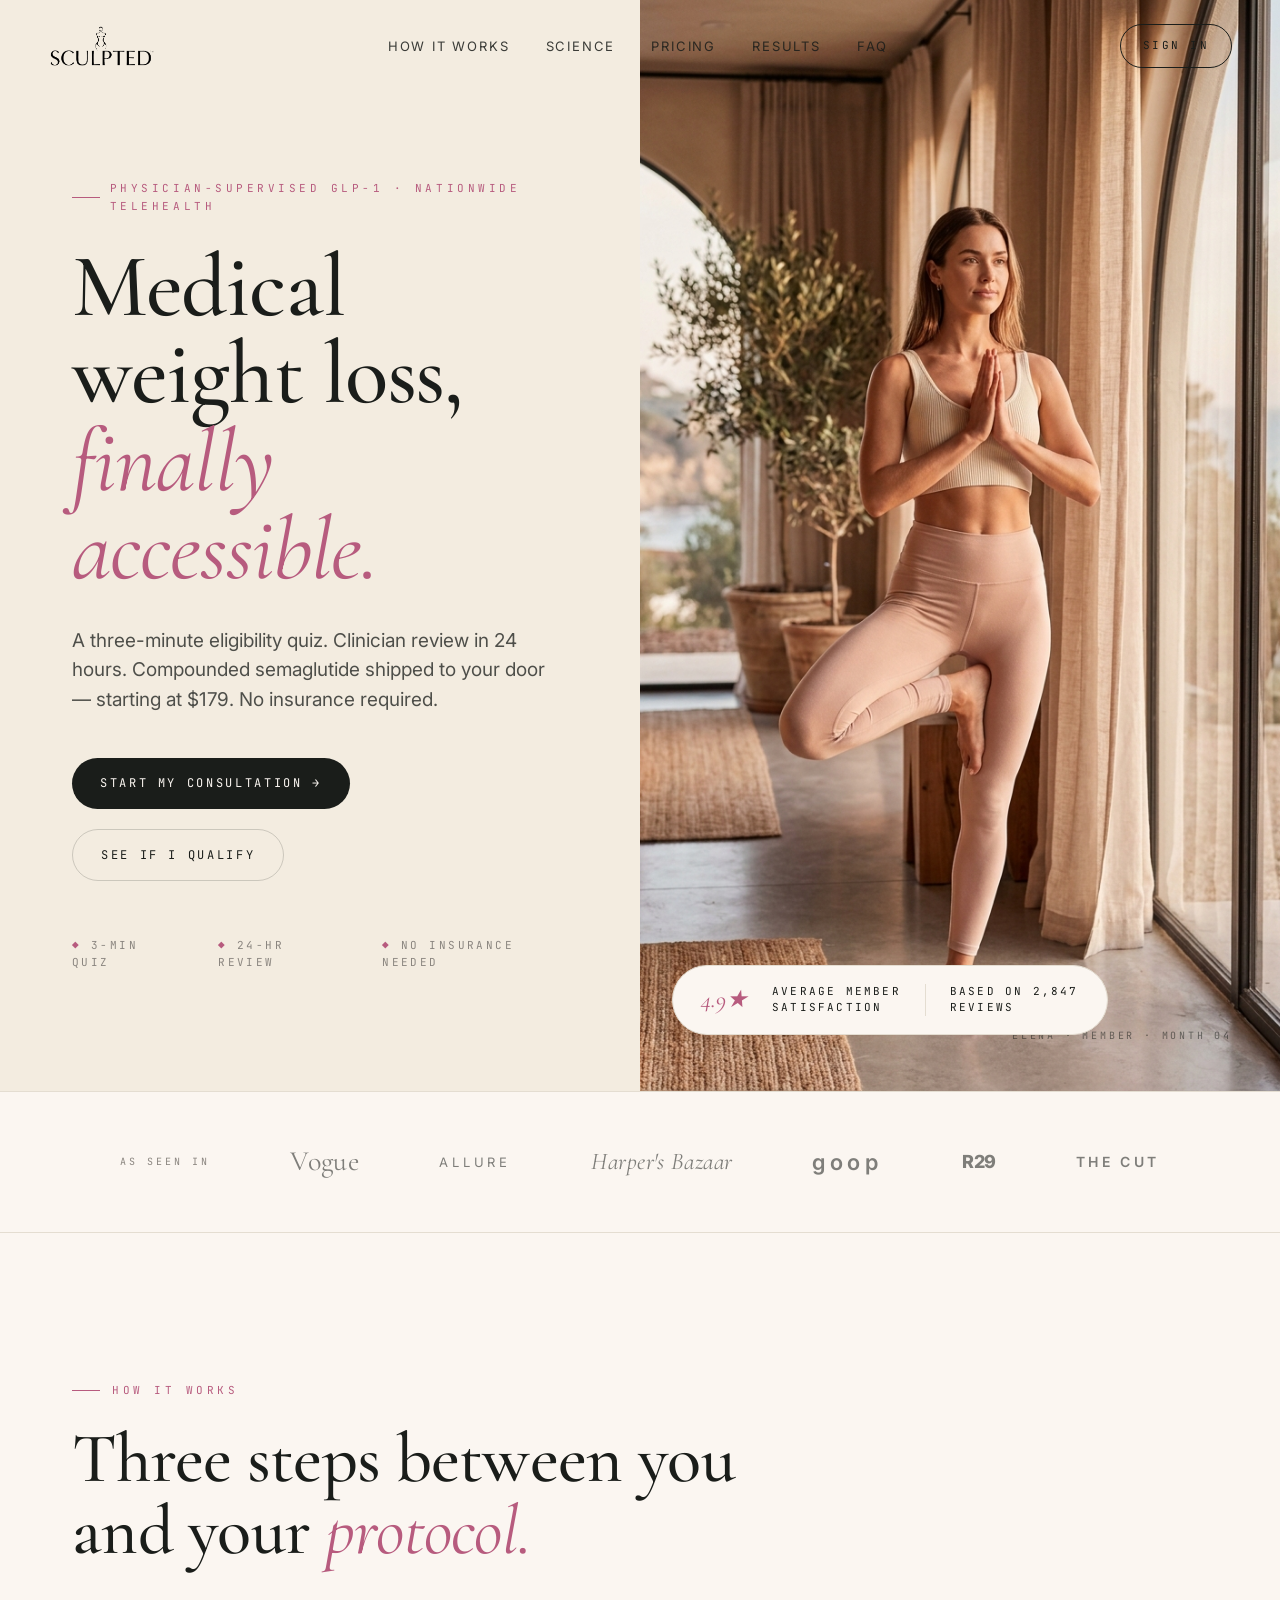
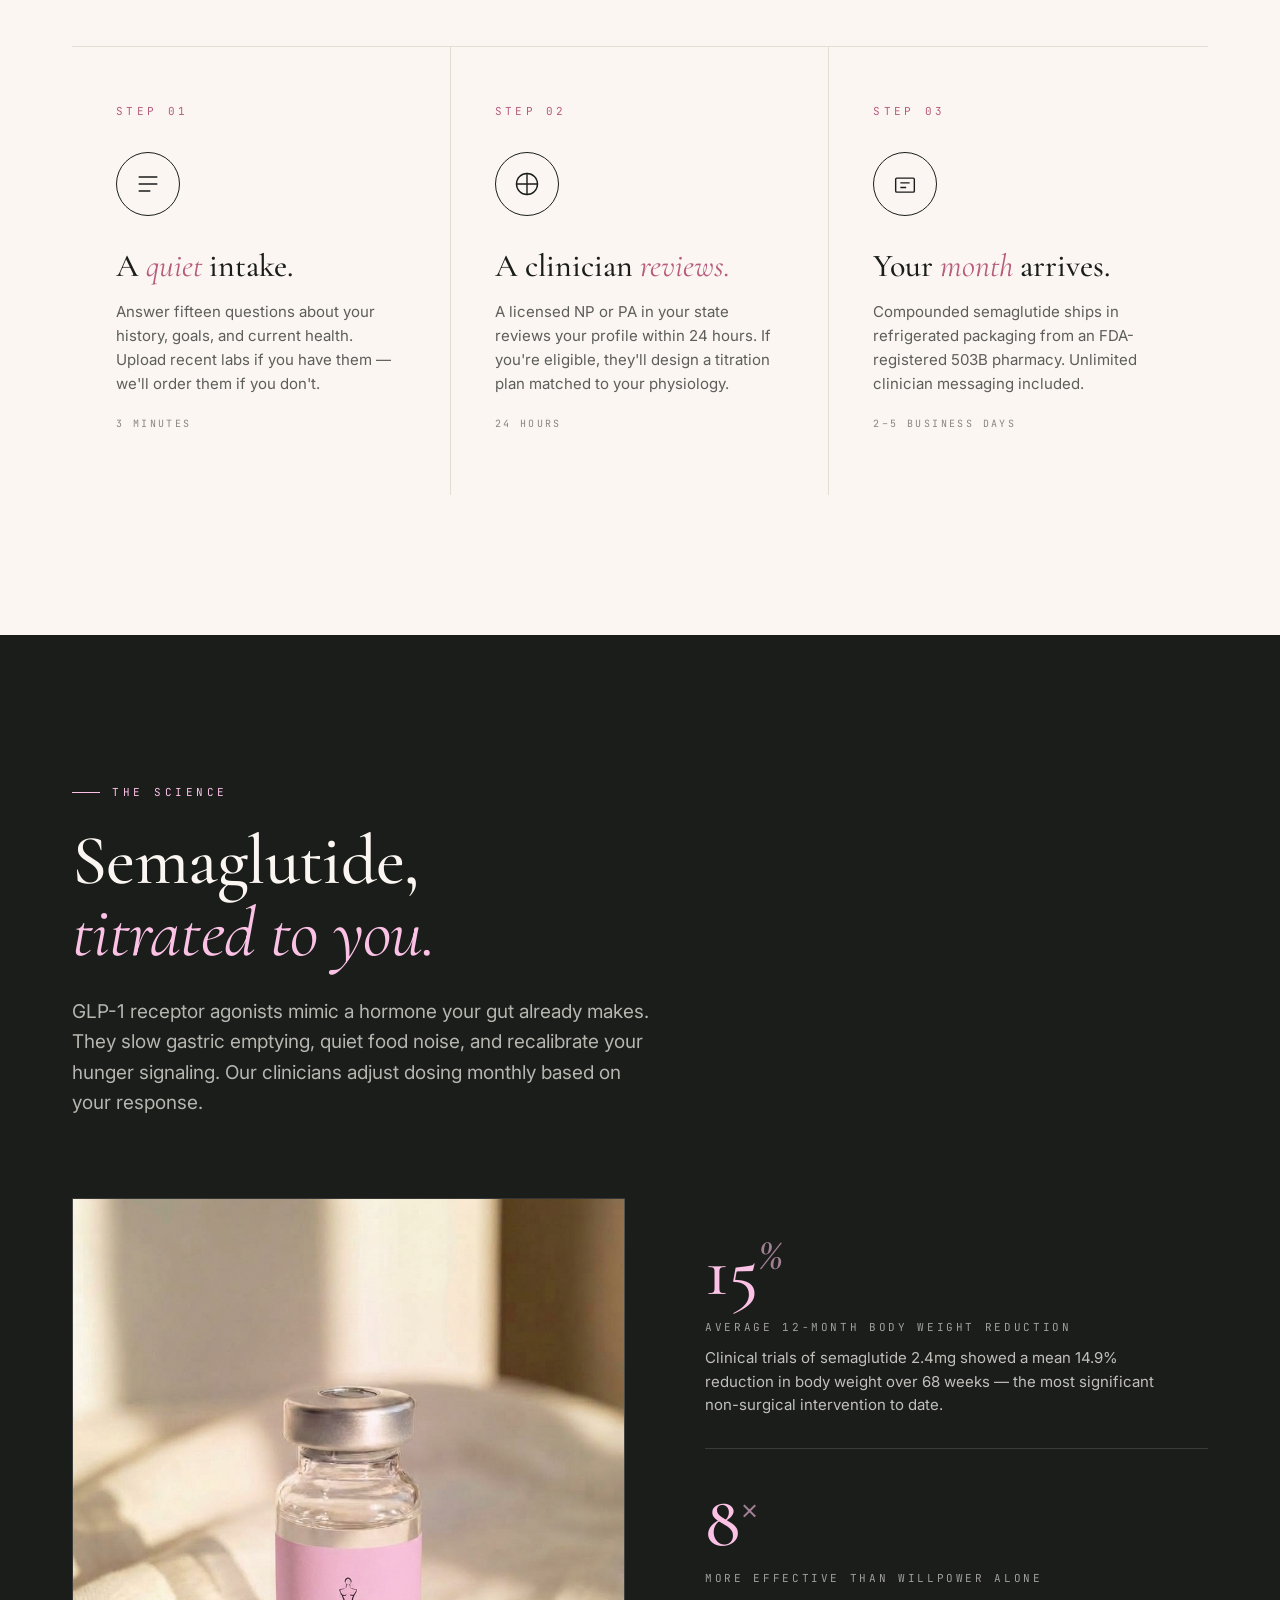
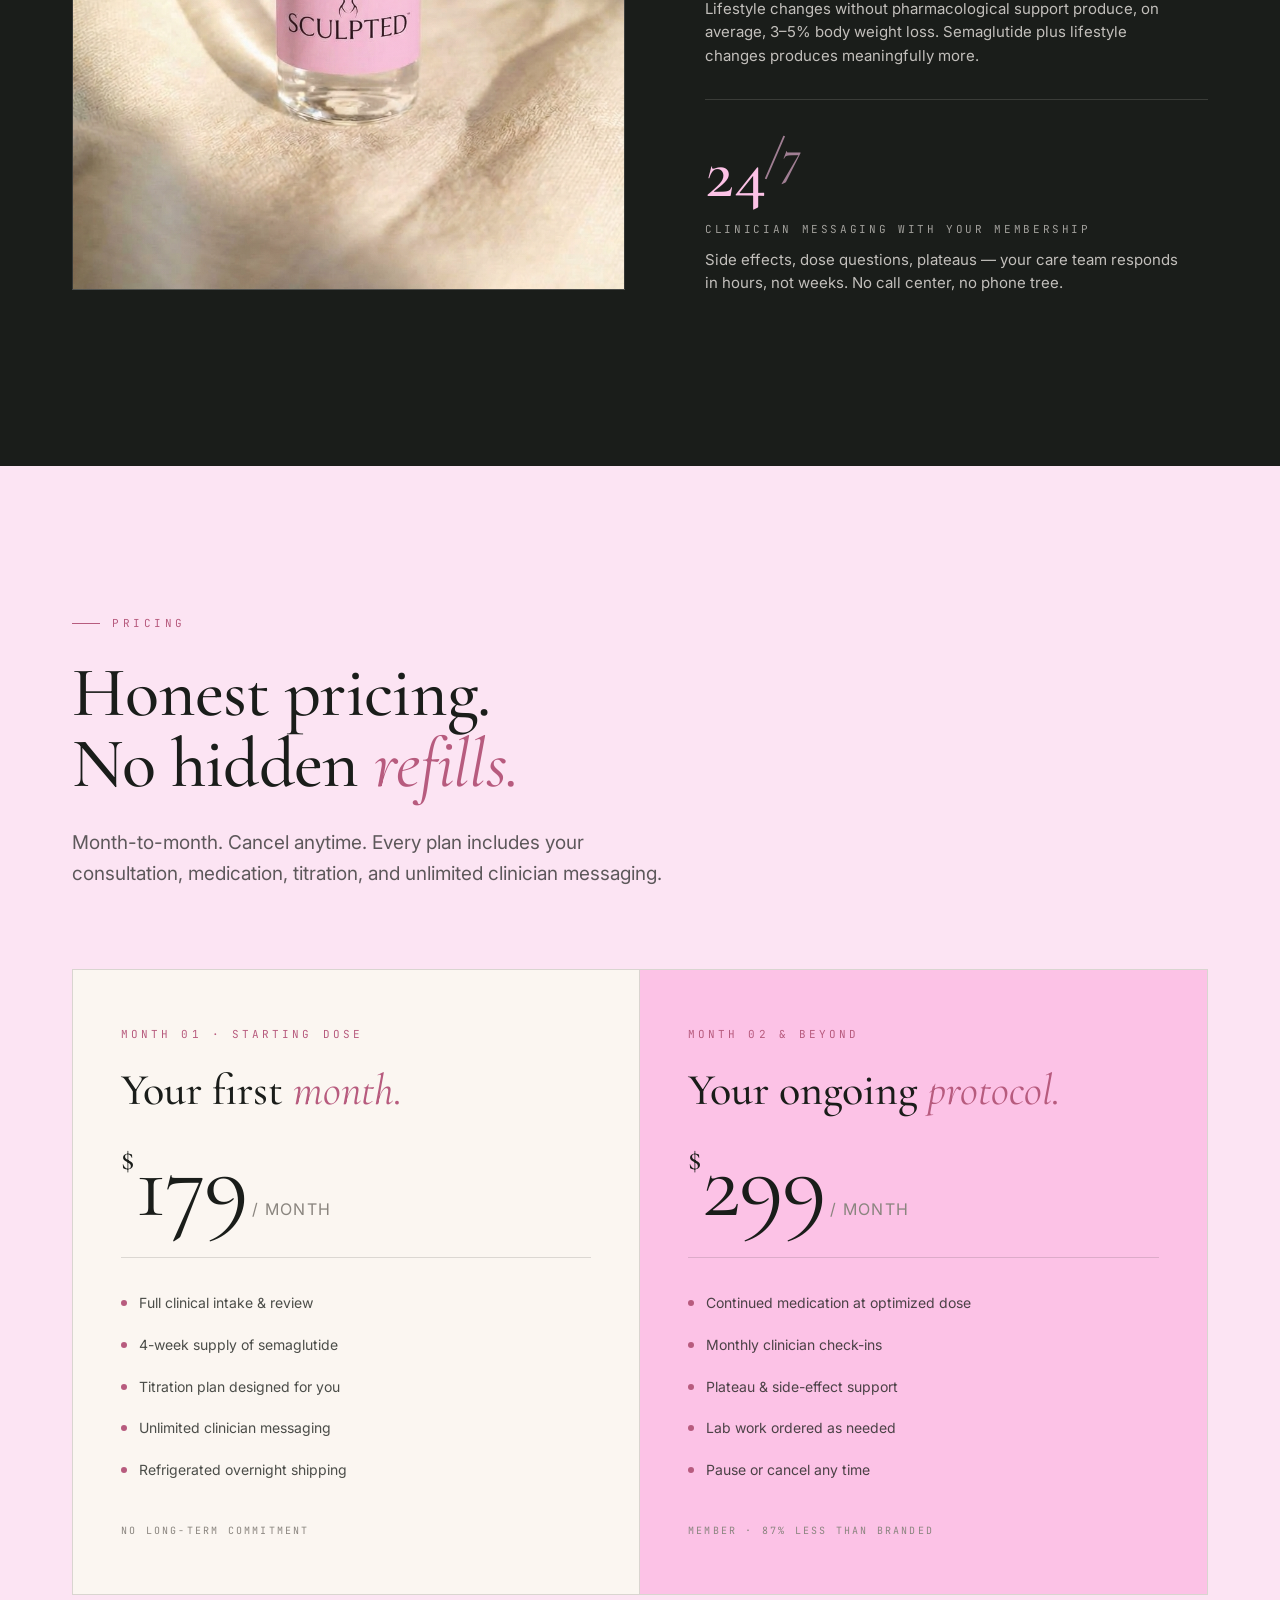
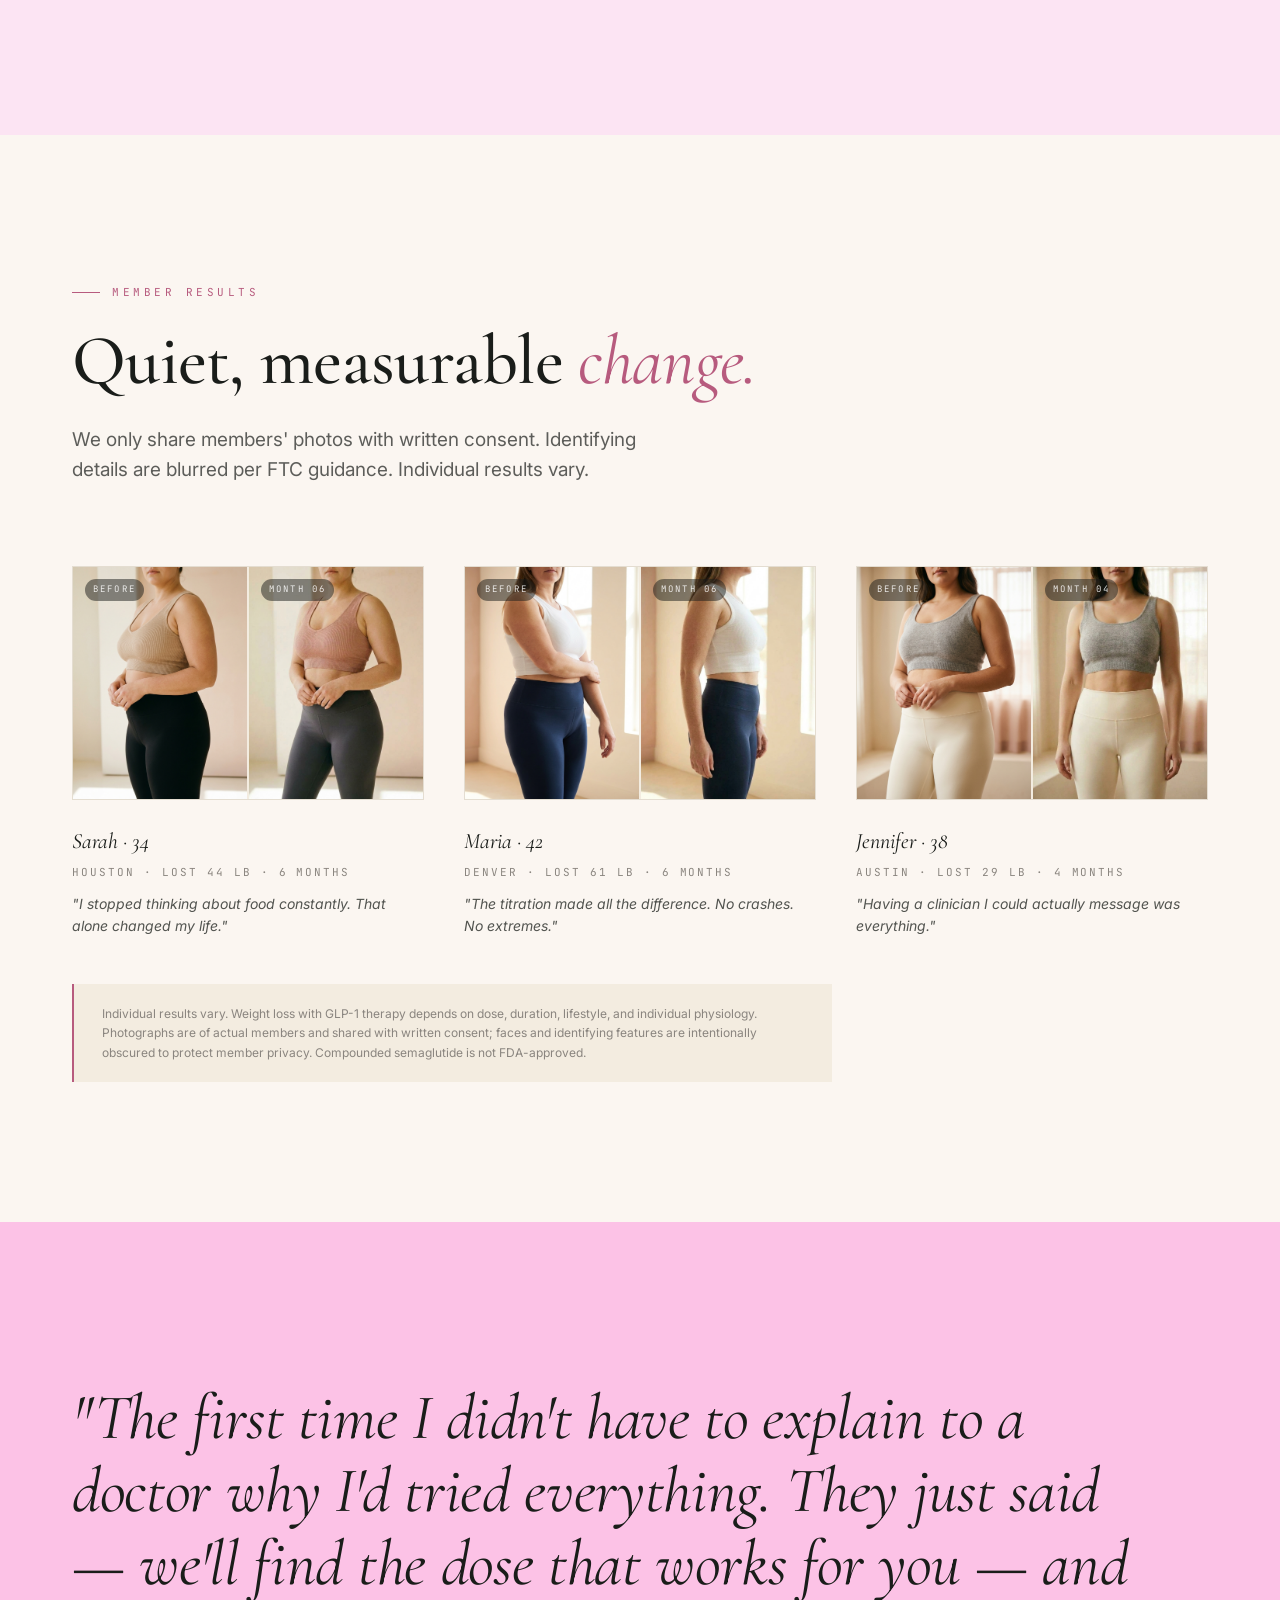
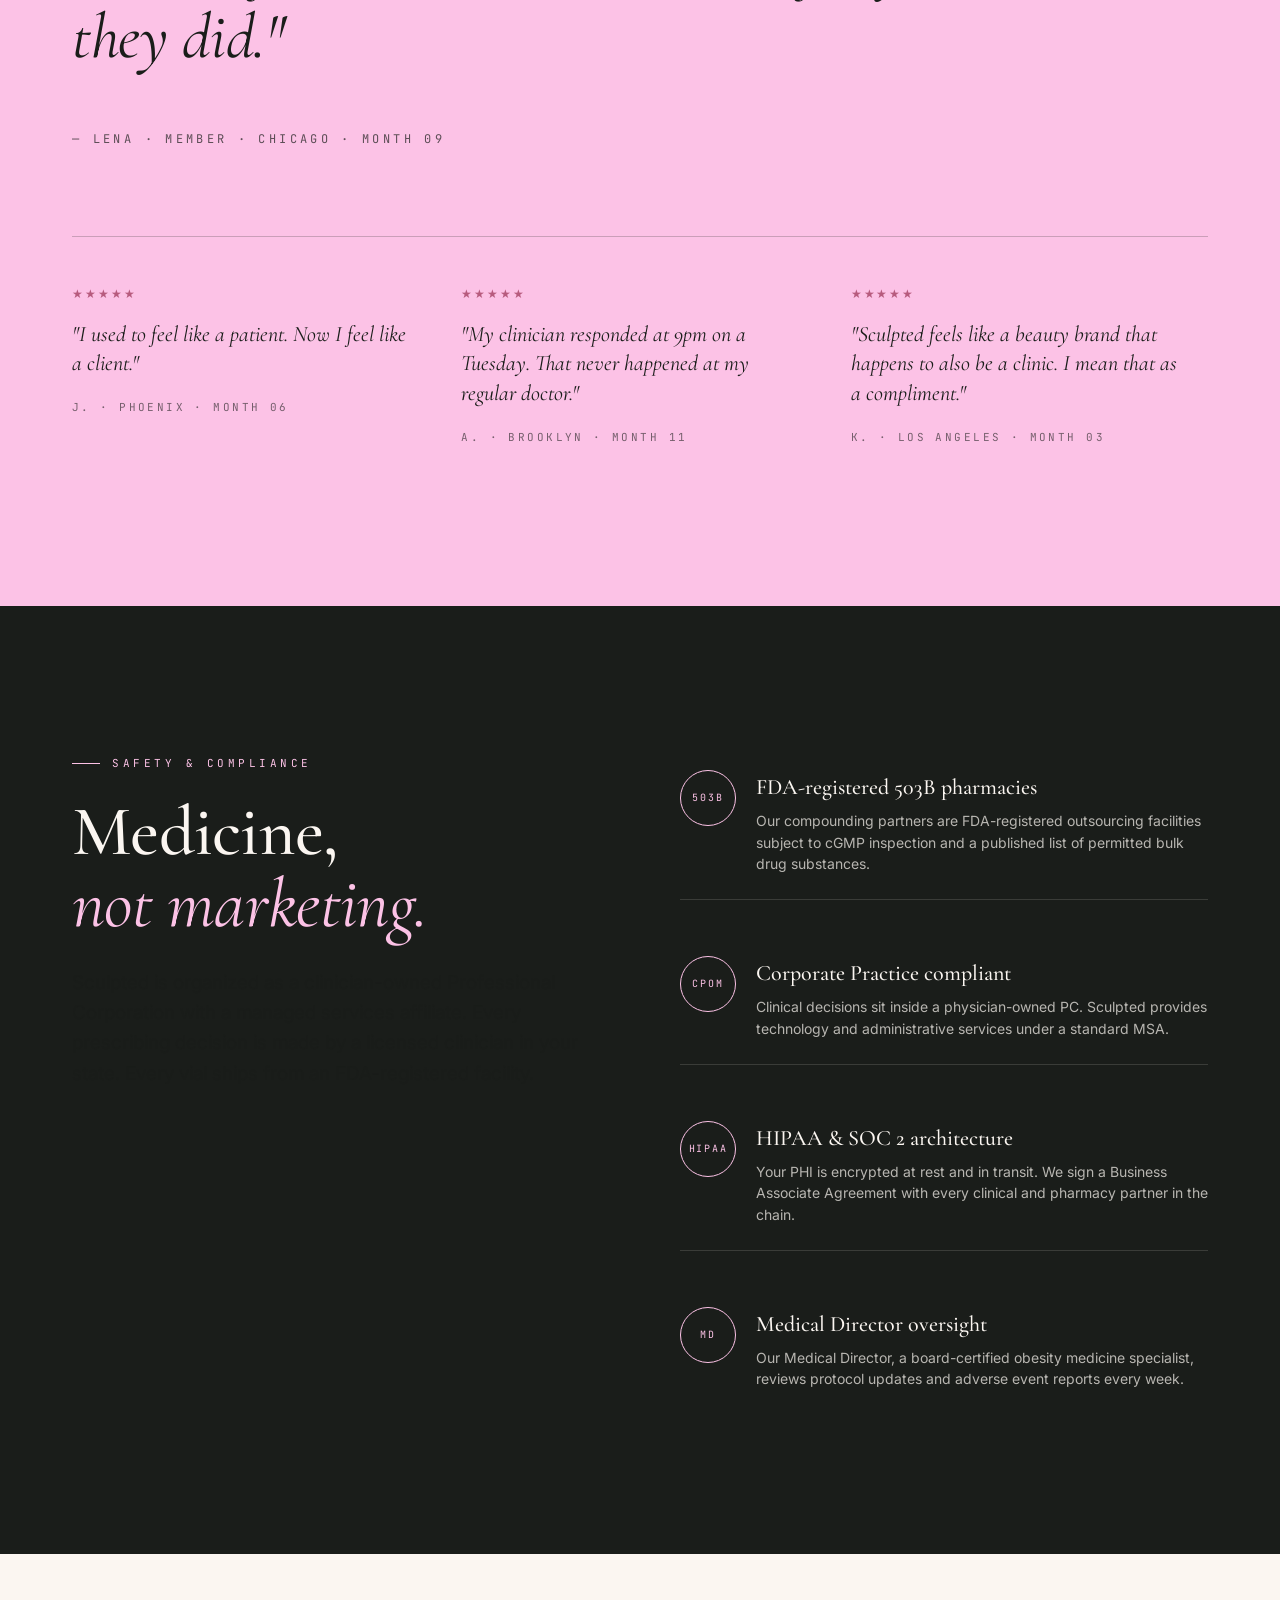
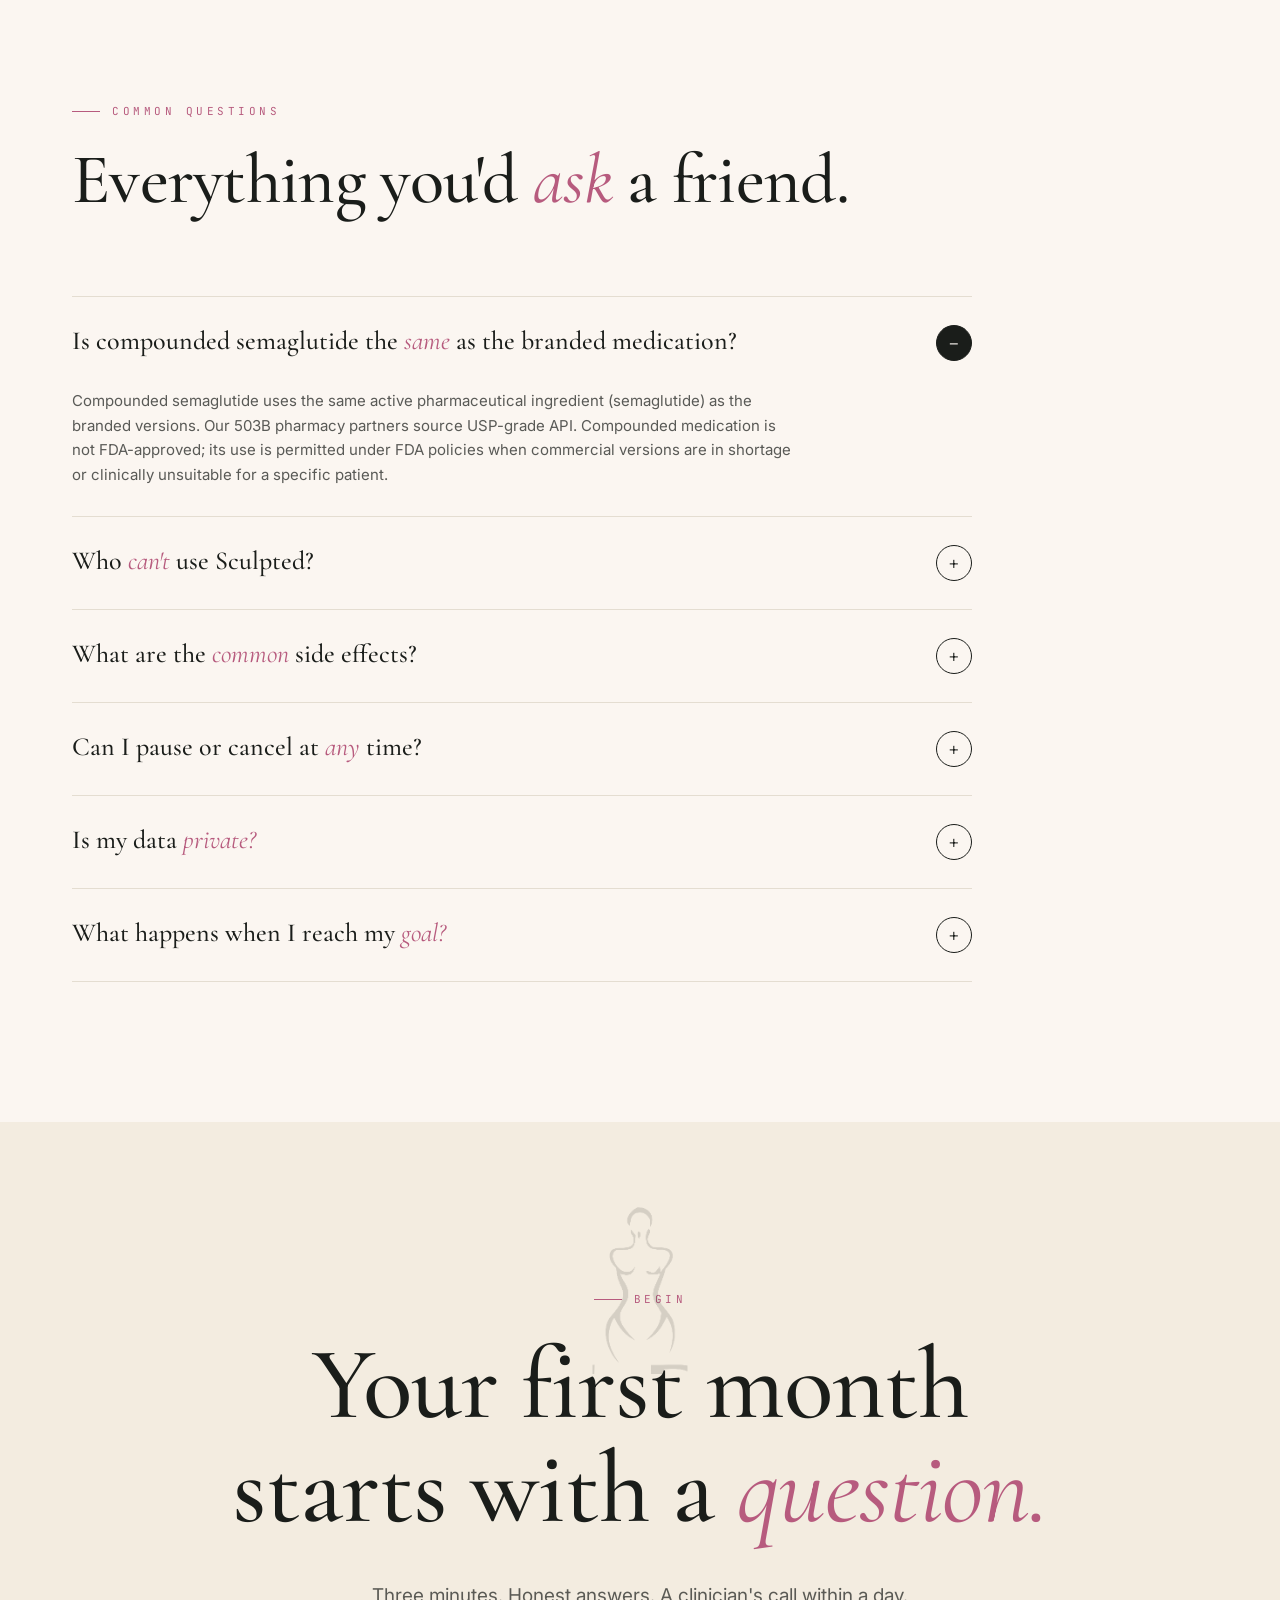
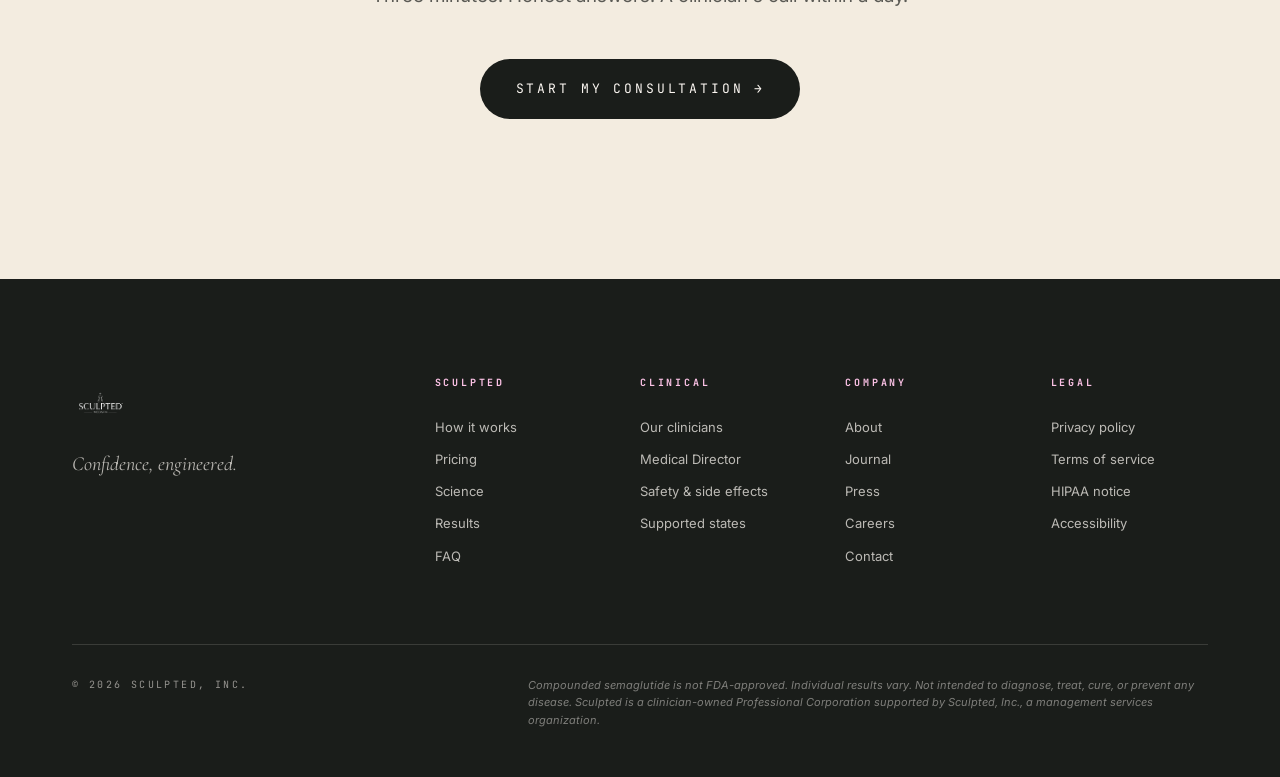
<file: site/index.html>
<!doctype html>
<html lang="en">
<head>
<meta charset="utf-8"/>
<meta name="viewport" content="width=device-width,initial-scale=1"/>
<title>Sculpted — Medical weight loss, finally accessible.</title>
<meta name="description" content="Physician-supervised GLP-1 weight loss. Three-minute eligibility quiz, clinician review in 24 hours, compounded semaglutide shipped to your door starting at $179."/>
<meta property="og:title" content="Sculpted — Medical weight loss, finally accessible."/>
<meta property="og:description" content="Physician-supervised GLP-1 weight loss starting at $179. No insurance required."/>
<meta property="og:type" content="website"/>
<link rel="preconnect" href="https://fonts.googleapis.com">
<link rel="preconnect" href="https://fonts.gstatic.com" crossorigin>
<link rel="stylesheet" href="https://fonts.googleapis.com/css2?family=Cormorant+Garamond:ital,wght@0,400;0,500;0,600;1,400;1,500&family=Inter:wght@400;500;600&family=JetBrains+Mono:wght@400;500&display=swap">
<link rel="stylesheet" href="/site/site.css">
<script type="application/ld+json">
{
  "@context": "https://schema.org",
  "@type": "MedicalBusiness",
  "name": "Sculpted",
  "description": "Physician-supervised GLP-1 weight loss telehealth",
  "url": "https://getsculpted.com"
}
</script>
</head>
<body>

<!-- NAV -->
<header>
  <nav class="nav" id="site-nav" aria-label="Main navigation">
    <div class="nav-logo">
      <a href="#home" aria-label="Sculpted home">
        <img src="/assets/sculpted-logo-black-nosub.png" alt="Sculpted"/>
      </a>
    </div>
    <div class="nav-links" role="list">
      <a href="#how-it-works" role="listitem">How it works</a>
      <a href="#science" role="listitem">Science</a>
      <a href="#pricing" role="listitem">Pricing</a>
      <a href="#results" role="listitem">Results</a>
      <a href="#faq" role="listitem">FAQ</a>
    </div>
    <a class="nav-cta" href="#" aria-label="Sign in to your account">Sign in</a>
  </nav>
</header>

<main>

<!-- HERO -->
<section class="hero" id="home" aria-labelledby="hero-heading">
  <div class="hero-copy">
    <div class="hero-eyebrow">Physician-supervised GLP-1 · Nationwide telehealth</div>
    <h1 id="hero-heading">Medical weight&nbsp;loss,<br/><em>finally accessible.</em></h1>
    <p class="hero-lede">A three-minute eligibility quiz. Clinician review in 24 hours. Compounded semaglutide shipped to your door — starting at $179. No insurance required.</p>
    <div class="hero-cta-row">
      <button class="btn btn-primary open-quiz" aria-label="Start my consultation">Start my consultation <span class="arrow">→</span></button>
      <button class="btn btn-ghost open-quiz">See if I qualify</button>
    </div>
    <div class="hero-meta" aria-label="Key facts">
      <div><span class="dot" aria-hidden="true">◆</span> 3-min quiz</div>
      <div><span class="dot" aria-hidden="true">◆</span> 24-hr review</div>
      <div><span class="dot" aria-hidden="true">◆</span> No insurance needed</div>
    </div>
  </div>

  <div class="hero-photo">
    <img src="/assets/hero-editorial.jpg" alt="Member Elena, month 4 of her Sculpted protocol" class="hero-photo-img"/>
    <div class="hero-photo-caption">ELENA · MEMBER · MONTH 04</div>
    <div class="hero-badge" aria-label="Member satisfaction: 4.9 stars, based on 2,847 reviews">
      <div class="big">4.9★</div>
      <div>Average member<br/>satisfaction</div>
      <div class="rule" aria-hidden="true"></div>
      <div>Based on 2,847<br/>reviews</div>
    </div>
  </div>
</section>

<!-- PRESS -->
<section class="press" aria-label="As seen in">
  <div class="press-label">AS SEEN IN</div>
  <div class="press-logo" aria-label="Vogue">Vogue</div>
  <div class="press-logo allure" aria-label="Allure">ALLURE</div>
  <div class="press-logo bazaar" aria-label="Harper's Bazaar">Harper's Bazaar</div>
  <div class="press-logo goop" aria-label="Goop">goop</div>
  <div class="press-logo refinery" aria-label="Refinery29">R29</div>
  <div class="press-logo sans" aria-label="The Cut">THE CUT</div>
</section>

<!-- HOW IT WORKS -->
<section class="section how" id="how-it-works" aria-labelledby="how-heading">
  <div class="section-head">
    <div class="section-kicker">How it works</div>
    <h2 class="section-title" id="how-heading">Three steps between you<br/>and your <em>protocol.</em></h2>
  </div>
  <div class="how-grid">
    <div class="step">
      <div class="step-num">STEP 01</div>
      <div class="step-icon" aria-hidden="true">
        <svg viewBox="0 0 24 24" aria-hidden="true"><path d="M4 6h16M4 12h16M4 18h10"/></svg>
      </div>
      <h3>A <em>quiet</em> intake.</h3>
      <p>Answer fifteen questions about your history, goals, and current health. Upload recent labs if you have them — we'll order them if you don't.</p>
      <div class="step-time">3 minutes</div>
    </div>
    <div class="step">
      <div class="step-num">STEP 02</div>
      <div class="step-icon" aria-hidden="true">
        <svg viewBox="0 0 24 24" aria-hidden="true"><path d="M12 3v18M3 12h18" stroke-linecap="round"/><circle cx="12" cy="12" r="9"/></svg>
      </div>
      <h3>A clinician <em>reviews.</em></h3>
      <p>A licensed NP or PA in your state reviews your profile within 24 hours. If you're eligible, they'll design a titration plan matched to your physiology.</p>
      <div class="step-time">24 hours</div>
    </div>
    <div class="step">
      <div class="step-num">STEP 03</div>
      <div class="step-icon" aria-hidden="true">
        <svg viewBox="0 0 24 24" aria-hidden="true"><rect x="4" y="7" width="16" height="12" rx="1"/><path d="M8 11h8M8 15h5"/></svg>
      </div>
      <h3>Your <em>month</em> arrives.</h3>
      <p>Compounded semaglutide ships in refrigerated packaging from an FDA-registered 503B pharmacy. Unlimited clinician messaging included.</p>
      <div class="step-time">2–5 business days</div>
    </div>
  </div>
</section>

<!-- SCIENCE -->
<section class="section science" id="science" aria-labelledby="science-heading">
  <div class="section-head">
    <div class="section-kicker">The science</div>
    <h2 class="section-title" id="science-heading">Semaglutide,<br/><em>titrated to you.</em></h2>
    <p class="section-lede">GLP-1 receptor agonists mimic a hormone your gut already makes. They slow gastric emptying, quiet food noise, and recalibrate your hunger signaling. Our clinicians adjust dosing monthly based on your response.</p>
  </div>
  <div class="science-split">
    <div class="science-visual">
      <img src="/assets/product-vial.jpg" alt="Compounded semaglutide vial on linen — FDA-registered 503B pharmacy" class="science-photo"/>
    </div>
    <div class="science-facts">
      <div class="fact">
        <div class="fact-num">15<em>%</em></div>
        <div class="fact-label">Average 12-month body weight reduction</div>
        <div class="fact-body">Clinical trials of semaglutide 2.4mg showed a mean 14.9% reduction in body weight over 68 weeks — the most significant non-surgical intervention to date.</div>
      </div>
      <div class="fact">
        <div class="fact-num">8<em>×</em></div>
        <div class="fact-label">More effective than willpower alone</div>
        <div class="fact-body">Lifestyle changes without pharmacological support produce, on average, 3–5% body weight loss. Semaglutide plus lifestyle changes produces meaningfully more.</div>
      </div>
      <div class="fact">
        <div class="fact-num">24<em>/7</em></div>
        <div class="fact-label">Clinician messaging with your membership</div>
        <div class="fact-body">Side effects, dose questions, plateaus — your care team responds in hours, not weeks. No call center, no phone tree.</div>
      </div>
    </div>
  </div>
</section>

<!-- PRICING -->
<section class="section pricing" id="pricing" aria-labelledby="pricing-heading">
  <div class="section-head">
    <div class="section-kicker">Pricing</div>
    <h2 class="section-title" id="pricing-heading">Honest pricing.<br/>No hidden <em>refills.</em></h2>
    <p class="section-lede">Month-to-month. Cancel anytime. Every plan includes your consultation, medication, titration, and unlimited clinician messaging.</p>
  </div>
  <div class="price-grid">
    <div class="price-card">
      <div class="tag">MONTH 01 · STARTING DOSE</div>
      <h3>Your first <em>month.</em></h3>
      <div class="price-num"><sup>$</sup>179<small> / month</small></div>
      <ul class="price-list" aria-label="First month includes">
        <li>Full clinical intake &amp; review</li>
        <li>4-week supply of semaglutide</li>
        <li>Titration plan designed for you</li>
        <li>Unlimited clinician messaging</li>
        <li>Refrigerated overnight shipping</li>
      </ul>
      <div class="price-note">NO LONG-TERM COMMITMENT</div>
    </div>
    <div class="price-card">
      <div class="tag">MONTH 02 &amp; BEYOND</div>
      <h3>Your ongoing <em>protocol.</em></h3>
      <div class="price-num"><sup>$</sup>299<small> / month</small></div>
      <ul class="price-list" aria-label="Ongoing plan includes">
        <li>Continued medication at optimized dose</li>
        <li>Monthly clinician check-ins</li>
        <li>Plateau &amp; side-effect support</li>
        <li>Lab work ordered as needed</li>
        <li>Pause or cancel any time</li>
      </ul>
      <div class="price-note">MEMBER · 87% LESS THAN BRANDED</div>
    </div>
  </div>
</section>

<!-- RESULTS / BEFORE-AFTER -->
<section class="section results" id="results" aria-labelledby="results-heading">
  <div class="section-head">
    <div class="section-kicker">Member results</div>
    <h2 class="section-title" id="results-heading">Quiet, measurable <em>change.</em></h2>
    <p class="section-lede">We only share members' photos with written consent. Identifying details are blurred per FTC guidance. Individual results vary.</p>
  </div>
  <div class="ba-grid">
    <div class="ba-card">
      <div class="ba-frames" aria-label="Before and after photos, faces obscured for privacy">
        <div class="ba-frame" data-label="BEFORE">
          <img src="/assets/ba-sarah-before.jpg" alt="" aria-hidden="true" class="ba-img"/>
        </div>
        <div class="ba-frame ba-frame--after" data-label="MONTH 06">
          <img src="/assets/ba-sarah-after.jpg" alt="" aria-hidden="true" class="ba-img"/>
        </div>
      </div>
      <div class="ba-caption">
        <div class="name">Sarah · 34</div>
        <div class="details">HOUSTON · LOST 44 LB · 6 MONTHS</div>
        <div class="quote">"I stopped thinking about food constantly. That alone changed my life."</div>
      </div>
    </div>
    <div class="ba-card">
      <div class="ba-frames" aria-label="Before and after photos, faces obscured for privacy">
        <div class="ba-frame" data-label="BEFORE">
          <img src="/assets/ba-maria-before.jpg" alt="" aria-hidden="true" class="ba-img"/>
        </div>
        <div class="ba-frame ba-frame--after" data-label="MONTH 06">
          <img src="/assets/ba-maria-after.jpg" alt="" aria-hidden="true" class="ba-img"/>
        </div>
      </div>
      <div class="ba-caption">
        <div class="name">Maria · 42</div>
        <div class="details">DENVER · LOST 61 LB · 6 MONTHS</div>
        <div class="quote">"The titration made all the difference. No crashes. No extremes."</div>
      </div>
    </div>
    <div class="ba-card">
      <div class="ba-frames" aria-label="Before and after photos, faces obscured for privacy">
        <div class="ba-frame" data-label="BEFORE">
          <img src="/assets/ba-jennifer-before.jpg" alt="" aria-hidden="true" class="ba-img"/>
        </div>
        <div class="ba-frame ba-frame--after" data-label="MONTH 04">
          <img src="/assets/ba-jennifer-after.jpg" alt="" aria-hidden="true" class="ba-img"/>
        </div>
      </div>
      <div class="ba-caption">
        <div class="name">Jennifer · 38</div>
        <div class="details">AUSTIN · LOST 29 LB · 4 MONTHS</div>
        <div class="quote">"Having a clinician I could actually message was everything."</div>
      </div>
    </div>
  </div>
  <div class="ba-disclaimer" role="note">
    Individual results vary. Weight loss with GLP-1 therapy depends on dose, duration, lifestyle, and individual physiology. Photographs are of actual members and shared with written consent; faces and identifying features are intentionally obscured to protect member privacy. Compounded semaglutide is not FDA-approved.
  </div>
</section>

<!-- TESTIMONIAL -->
<section class="testimonials" aria-labelledby="testimonials-heading">
  <blockquote>
    <p class="quote-lead">"The first time I didn't have to explain to a doctor why I'd tried everything. They just said — we'll find the dose that works for you — and they did."</p>
    <footer class="quote-attr">— LENA · MEMBER · CHICAGO · MONTH 09</footer>
  </blockquote>
  <div class="testimonial-row" role="list" aria-label="Member reviews">
    <div class="t-card" role="listitem">
      <div class="stars" aria-label="Five stars">★★★★★</div>
      <p>"I used to feel like a patient. Now I feel like a client."</p>
      <div class="who">J. · PHOENIX · MONTH 06</div>
    </div>
    <div class="t-card" role="listitem">
      <div class="stars" aria-label="Five stars">★★★★★</div>
      <p>"My clinician responded at 9pm on a Tuesday. That never happened at my regular doctor."</p>
      <div class="who">A. · BROOKLYN · MONTH 11</div>
    </div>
    <div class="t-card" role="listitem">
      <div class="stars" aria-label="Five stars">★★★★★</div>
      <p>"Sculpted feels like a beauty brand that happens to also be a clinic. I mean that as a compliment."</p>
      <div class="who">K. · LOS ANGELES · MONTH 03</div>
    </div>
  </div>
</section>

<!-- SAFETY / COMPLIANCE -->
<section class="safety" aria-labelledby="safety-heading">
  <div class="safety-grid">
    <div>
      <div class="section-kicker">Safety &amp; compliance</div>
      <h2 class="section-title" id="safety-heading">Medicine, <em>not marketing.</em></h2>
      <p class="section-lede" style="margin-top:28px">Sculpted is organized as a clinician-owned Professional Corporation with a managed services affiliate. Every prescribing decision is made by a licensed clinician in your state. Every vial ships from an FDA-registered facility.</p>
    </div>
    <div class="compliance-list">
      <div class="comp-item">
        <div class="comp-badge" aria-hidden="true">503B</div>
        <div>
          <h4>FDA-registered 503B pharmacies</h4>
          <p>Our compounding partners are FDA-registered outsourcing facilities subject to cGMP inspection and a published list of permitted bulk drug substances.</p>
        </div>
      </div>
      <div class="comp-item">
        <div class="comp-badge" aria-hidden="true">CPOM</div>
        <div>
          <h4>Corporate Practice compliant</h4>
          <p>Clinical decisions sit inside a physician-owned PC. Sculpted provides technology and administrative services under a standard MSA.</p>
        </div>
      </div>
      <div class="comp-item">
        <div class="comp-badge" aria-hidden="true">HIPAA</div>
        <div>
          <h4>HIPAA &amp; SOC 2 architecture</h4>
          <p>Your PHI is encrypted at rest and in transit. We sign a Business Associate Agreement with every clinical and pharmacy partner in the chain.</p>
        </div>
      </div>
      <div class="comp-item">
        <div class="comp-badge" aria-hidden="true">MD</div>
        <div>
          <h4>Medical Director oversight</h4>
          <p>Our Medical Director, a board-certified obesity medicine specialist, reviews protocol updates and adverse event reports every week.</p>
        </div>
      </div>
    </div>
  </div>
</section>

<!-- FAQ -->
<section class="section faq" id="faq" aria-labelledby="faq-heading">
  <div class="section-head">
    <div class="section-kicker">Common questions</div>
    <h2 class="section-title" id="faq-heading">Everything you'd <em>ask</em> a friend.</h2>
  </div>
  <div class="faq-list" id="faq-list">

    <div class="faq-item" aria-expanded="true">
      <button class="faq-trigger" aria-controls="faq-a1" aria-expanded="true">
        <h4>Is compounded semaglutide the <em>same</em> as the branded medication?</h4>
        <div class="faq-toggle" aria-hidden="true">−</div>
      </button>
      <div class="faq-body" id="faq-a1" role="region">
        <div class="faq-body-inner">Compounded semaglutide uses the same active pharmaceutical ingredient (semaglutide) as the branded versions. Our 503B pharmacy partners source USP-grade API. Compounded medication is not FDA-approved; its use is permitted under FDA policies when commercial versions are in shortage or clinically unsuitable for a specific patient.</div>
      </div>
    </div>

    <div class="faq-item" aria-expanded="false">
      <button class="faq-trigger" aria-controls="faq-a2" aria-expanded="false">
        <h4>Who <em>can't</em> use Sculpted?</h4>
        <div class="faq-toggle" aria-hidden="true">+</div>
      </button>
      <div class="faq-body" id="faq-a2" role="region" hidden>
        <div class="faq-body-inner">Sculpted is not appropriate for people with a personal or family history of medullary thyroid carcinoma, Multiple Endocrine Neoplasia syndrome type 2, or a history of pancreatitis. It is also not appropriate during pregnancy, nursing, or when trying to conceive. Your clinician will review your full history before prescribing.</div>
      </div>
    </div>

    <div class="faq-item" aria-expanded="false">
      <button class="faq-trigger" aria-controls="faq-a3" aria-expanded="false">
        <h4>What are the <em>common</em> side effects?</h4>
        <div class="faq-toggle" aria-hidden="true">+</div>
      </button>
      <div class="faq-body" id="faq-a3" role="region" hidden>
        <div class="faq-body-inner">The most common side effects are gastrointestinal: nausea, constipation, and, less often, vomiting. These are typically mild and transient, especially with the slow titration protocol our clinicians use. Most members find that symptoms resolve within the first 4–6 weeks. Your care team is available 24/7 to support any concerns.</div>
      </div>
    </div>

    <div class="faq-item" aria-expanded="false">
      <button class="faq-trigger" aria-controls="faq-a4" aria-expanded="false">
        <h4>Can I pause or cancel at <em>any</em> time?</h4>
        <div class="faq-toggle" aria-hidden="true">+</div>
      </button>
      <div class="faq-body" id="faq-a4" role="region" hidden>
        <div class="faq-body-inner">Yes. There is no long-term commitment. You can pause or cancel from your member portal at any time before your next renewal date. If you cancel, your clinical record is retained so that rejoining is seamless whenever you're ready.</div>
      </div>
    </div>

    <div class="faq-item" aria-expanded="false">
      <button class="faq-trigger" aria-controls="faq-a5" aria-expanded="false">
        <h4>Is my data <em>private?</em></h4>
        <div class="faq-toggle" aria-hidden="true">+</div>
      </button>
      <div class="faq-body" id="faq-a5" role="region" hidden>
        <div class="faq-body-inner">Your health information is protected under HIPAA and stored in a SOC 2-compliant infrastructure. We do not sell or share your data with third parties. We sign Business Associate Agreements with every vendor who touches your PHI.</div>
      </div>
    </div>

    <div class="faq-item" aria-expanded="false">
      <button class="faq-trigger" aria-controls="faq-a6" aria-expanded="false">
        <h4>What happens when I reach my <em>goal?</em></h4>
        <div class="faq-toggle" aria-hidden="true">+</div>
      </button>
      <div class="faq-body" id="faq-a6" role="region" hidden>
        <div class="faq-body-inner">Your clinician will work with you on a tapering and maintenance plan. Many members continue at a lower maintenance dose; others transition off medication entirely. The goal is long-term health, not indefinite prescriptions. We'll guide the next step based on your response and your goals.</div>
      </div>
    </div>

  </div>
</section>

<!-- FINAL CTA -->
<section class="final-cta" aria-labelledby="cta-heading">
  <img src="/assets/sculpted-silhouette.png" class="final-cta-logo" alt="" aria-hidden="true"/>
  <div class="section-kicker" style="justify-content:center">Begin</div>
  <h2 class="section-title" id="cta-heading">Your first month<br/>starts with a <em>question.</em></h2>
  <p class="section-lede">Three minutes. Honest answers. A clinician's call within a day.</p>
  <button class="btn btn-primary open-quiz">Start my consultation <span class="arrow">→</span></button>
</section>

<!-- FOOTER -->
<footer class="footer" aria-label="Site footer">
  <div class="footer-grid">
    <div class="footer-brand">
      <img src="/assets/sculpted-logo-white.png" alt="Sculpted"/>
      <p>Confidence, engineered.</p>
    </div>
    <div class="footer-col">
      <h5>Sculpted</h5>
      <ul>
        <li><a href="#how-it-works">How it works</a></li>
        <li><a href="#pricing">Pricing</a></li>
        <li><a href="#science">Science</a></li>
        <li><a href="#results">Results</a></li>
        <li><a href="#faq">FAQ</a></li>
      </ul>
    </div>
    <div class="footer-col">
      <h5>Clinical</h5>
      <ul>
        <li>Our clinicians</li>
        <li>Medical Director</li>
        <li>Safety &amp; side effects</li>
        <li>Supported states</li>
      </ul>
    </div>
    <div class="footer-col">
      <h5>Company</h5>
      <ul>
        <li>About</li>
        <li>Journal</li>
        <li>Press</li>
        <li>Careers</li>
        <li>Contact</li>
      </ul>
    </div>
    <div class="footer-col">
      <h5>Legal</h5>
      <ul>
        <li>Privacy policy</li>
        <li>Terms of service</li>
        <li>HIPAA notice</li>
        <li>Accessibility</li>
      </ul>
    </div>
  </div>
  <div class="footer-bottom">
    <div>© 2026 SCULPTED, INC.</div>
    <p class="disclaimer">Compounded semaglutide is not FDA-approved. Individual results vary. Not intended to diagnose, treat, cure, or prevent any disease. Sculpted is a clinician-owned Professional Corporation supported by Sculpted, Inc., a management services organization.</p>
  </div>
</footer>

</main>

<!-- QUIZ OVERLAY -->
<div class="quiz-overlay" id="quiz-overlay" role="dialog" aria-modal="true" aria-label="Eligibility quiz" aria-hidden="true">
  <div class="quiz-shell" id="quiz-shell">
    <div class="quiz-top">
      <img src="/assets/sculpted-logo-black-nosub.png" alt="Sculpted"/>
      <button class="quiz-exit" id="quiz-exit" aria-label="Close quiz and return to site">← Exit</button>
    </div>
    <div class="progress" role="progressbar" aria-valuemin="0" aria-valuemax="100" aria-valuenow="20" aria-label="Quiz progress">
      <div class="progress-bar" id="progress-bar" style="width:20%"></div>
    </div>
    <div class="quiz-main" id="quiz-main">
      <div class="quiz-left">
        <div class="quiz-step" id="quiz-step">STEP 01 / 05</div>
        <h2 class="quiz-q" id="quiz-q">What's your <em>primary</em> goal?</h2>
        <p class="quiz-sub" id="quiz-sub">There's no wrong answer. Your clinician will tailor your plan to what you actually want.</p>
        <div class="quiz-options" id="quiz-options" role="radiogroup" aria-labelledby="quiz-q"></div>
      </div>
      <div class="quiz-right" aria-hidden="true">
        <img src="/assets/quiz-model.jpg" alt="" class="quiz-model-img"/>
      </div>
    </div>
    <div class="quiz-bottom">
      <button class="quiz-back" id="quiz-back" aria-label="Go to previous step">◄ Back</button>
      <button class="quiz-next" id="quiz-next">Continue <span aria-hidden="true">→</span></button>
    </div>
  </div>

  <!-- Contact form (shown after quiz questions, before result) -->
  <div class="quiz-contact" id="quiz-contact">
    <div class="quiz-top">
      <img src="/assets/sculpted-logo-black-nosub.png" alt="Sculpted"/>
      <button class="quiz-exit" id="contact-exit" aria-label="Close and return to site">← Exit</button>
    </div>
    <div class="quiz-main">
      <div class="quiz-left">
        <div class="quiz-step">YOUR INFORMATION</div>
        <h2 class="quiz-q">One last <em>step.</em></h2>
        <p class="quiz-sub">Your clinician will use this to confirm your eligibility and reach out within 24 hours.</p>
        <form id="contact-form" class="contact-form" novalidate>
          <div class="contact-row">
            <div class="contact-field">
              <label class="contact-label" for="cf-name">Full name</label>
              <input class="contact-input" id="cf-name" name="name" type="text" autocomplete="name" required placeholder="Jane Smith"/>
            </div>
            <div class="contact-field">
              <label class="contact-label" for="cf-email">Email</label>
              <input class="contact-input" id="cf-email" name="email" type="email" autocomplete="email" required placeholder="jane@example.com"/>
            </div>
          </div>
          <div class="contact-row">
            <div class="contact-field">
              <label class="contact-label" for="cf-phone">Phone <span style="opacity:.5">(optional)</span></label>
              <input class="contact-input" id="cf-phone" name="phone" type="tel" autocomplete="tel" placeholder="(555) 000-0000"/>
            </div>
            <div class="contact-field">
              <label class="contact-label" for="cf-state">State</label>
              <input class="contact-input" id="cf-state" name="state" type="text" autocomplete="address-level1" required placeholder="TX" maxlength="2"/>
            </div>
          </div>
          <div class="contact-error" id="contact-error" style="display:none"></div>
        </form>
      </div>
      <div class="quiz-right" aria-hidden="true">
        <img src="/assets/quiz-model.jpg" alt="" class="quiz-model-img"/>
      </div>
    </div>
    <div class="quiz-bottom">
      <button class="quiz-back" id="contact-back" aria-label="Go back to quiz">◄ Back</button>
      <button class="quiz-next" id="contact-submit">Complete my consultation <span aria-hidden="true">→</span></button>
    </div>
  </div>

  <!-- Result screen (shown after completing the quiz) -->
  <div class="quiz-result" id="quiz-result" aria-label="Your eligibility result">
    <div class="result-left">
      <div class="result-kicker">You qualify</div>
      <h1 class="result-title">Welcome,<br/><em>Elena.</em></h1>
      <p class="result-body">Based on your answers, you're eligible for Sculpted's GLP-1 protocol. A licensed clinician will review your full profile within 24 hours and confirm your starting dose.</p>
      <div class="result-card">
        <h4>Your recommended plan</h4>
        <div class="result-row">
          <div class="k">PROTOCOL</div>
          <div class="v">Semaglutide · 0.25mg start</div>
        </div>
        <div class="result-row">
          <div class="k">TITRATION</div>
          <div class="v">4-week step-up</div>
        </div>
        <div class="result-row">
          <div class="k">SHIPS IN</div>
          <div class="v">2–5 business days</div>
        </div>
        <div class="result-row">
          <div class="k">TODAY</div>
          <div class="v">$179</div>
        </div>
      </div>
      <div class="result-actions">
        <a class="btn btn-primary" href="#">Reserve my first month <span class="arrow">→</span></a>
        <a class="btn btn-ghost" href="#">Talk to a clinician first</a>
      </div>
      <div class="result-fine">CHARGED ONLY AFTER CLINICIAN APPROVAL · CANCEL ANYTIME</div>
    </div>
    <div class="result-right">
      <img src="/assets/sculpted-logo-black-nosub.png" alt="Sculpted"/>
      <div class="mono-stamp">
        <div>RX / PENDING CLINICIAN REVIEW</div>
        <div>2026</div>
      </div>
    </div>
  </div>
</div>

<script>
// ----- Sticky nav
const nav = document.getElementById('site-nav');
const onScroll = () => nav.classList.toggle('scrolled', window.scrollY > 60);
window.addEventListener('scroll', onScroll, { passive: true });

// ----- FAQ accordion
const faqItems = document.querySelectorAll('.faq-item');
faqItems.forEach(item => {
  const trigger = item.querySelector('.faq-trigger');
  const body = item.querySelector('.faq-body');
  const toggle = item.querySelector('.faq-toggle');
  const isOpen = item.getAttribute('aria-expanded') === 'true';

  if (isOpen) {
    body.style.maxHeight = body.scrollHeight + 'px';
    body.removeAttribute('hidden');
  }

  trigger.addEventListener('click', () => {
    const open = item.getAttribute('aria-expanded') === 'true';
    faqItems.forEach(i => {
      i.setAttribute('aria-expanded', 'false');
      i.querySelector('.faq-trigger').setAttribute('aria-expanded', 'false');
      i.querySelector('.faq-toggle').textContent = '+';
      const b = i.querySelector('.faq-body');
      b.style.maxHeight = '0';
    });
    if (!open) {
      item.setAttribute('aria-expanded', 'true');
      trigger.setAttribute('aria-expanded', 'true');
      toggle.textContent = '−';
      body.removeAttribute('hidden');
      body.style.maxHeight = body.scrollHeight + 'px';
    }
  });
});

// ----- Quiz overlay
const overlay = document.getElementById('quiz-overlay');
const quizShell = document.getElementById('quiz-shell');
const quizContact = document.getElementById('quiz-contact');
const quizResult = document.getElementById('quiz-result');
const exitBtn = document.getElementById('quiz-exit');
let prevFocus = null;

function openQuiz() {
  prevFocus = document.activeElement;
  overlay.classList.add('open');
  overlay.setAttribute('aria-hidden', 'false');
  document.body.style.overflow = 'hidden';
  quizShell.style.display = '';
  quizContact.classList.remove('active');
  quizResult.classList.remove('active');
  stepIdx = 0;
  selected = {};
  renderStep();
  setTimeout(() => exitBtn.focus(), 50);
}

function closeQuiz() {
  overlay.classList.remove('open');
  overlay.setAttribute('aria-hidden', 'true');
  document.body.style.overflow = '';
  if (prevFocus) prevFocus.focus();
}

document.querySelectorAll('.open-quiz').forEach(b => b.addEventListener('click', openQuiz));
exitBtn.addEventListener('click', closeQuiz);
document.getElementById('contact-exit').addEventListener('click', closeQuiz);
overlay.addEventListener('keydown', e => { if (e.key === 'Escape') closeQuiz(); });

// ----- Quiz logic
const STEPS = [
  {
    q: "What's your <em>primary</em> goal?",
    sub: "There's no wrong answer. Your clinician will tailor your plan to what you actually want.",
    opts: [
      ['sustainable', 'Sustainable weight loss over 6–12 months'],
      ['metabolic', 'Improving my metabolic markers (A1C, lipids)'],
      ['appetite', 'Quieting constant food noise & cravings'],
      ['aesthetic', 'A specific aesthetic goal or event'],
    ],
  },
  {
    q: "Have you tried GLP-1 <em>before?</em>",
    sub: "This tells your clinician where to start your titration — not whether you qualify.",
    opts: [
      ['never', "I've never taken a GLP-1"],
      ['briefly', 'Yes, briefly (under 3 months)'],
      ['extended', 'Yes, for 3+ months'],
      ['currently', "I'm currently on one"],
    ],
  },
  {
    q: "Any of the <em>following</em> apply?",
    sub: "Select everything that's true. These don't automatically disqualify you — your clinician will discuss each.",
    opts: [
      ['none', 'None of the below'],
      ['thyroid', 'Personal or family history of medullary thyroid cancer'],
      ['pancreatitis', 'History of pancreatitis'],
      ['pregnant', 'Pregnant, nursing, or trying to conceive'],
    ],
  },
  {
    q: "Where do you <em>live?</em>",
    sub: "We're currently licensed to treat in 38 states. If we can't serve you yet, we'll let you know.",
    opts: [
      ['tx', 'Texas'],
      ['ca', 'California'],
      ['ny', 'New York'],
      ['other', "Somewhere else (we'll check)"],
    ],
  },
  {
    q: "Ready to meet your <em>clinician?</em>",
    sub: "We'll ask for a few more details — height, weight, and recent labs if you have them.",
    opts: [
      ['yes', "Yes — let's continue"],
      ['account', 'Create my account first'],
    ],
  },
];

let stepIdx = 0;
let selected = {};

const stepEl = document.getElementById('quiz-step');
const qEl = document.getElementById('quiz-q');
const subEl = document.getElementById('quiz-sub');
const optsEl = document.getElementById('quiz-options');
const barEl = document.getElementById('progress-bar');
const progressBar = barEl.parentElement;
const nextBtn = document.getElementById('quiz-next');
const backBtn = document.getElementById('quiz-back');

function renderStep() {
  const s = STEPS[stepIdx];
  stepEl.textContent = `STEP 0${stepIdx + 1} / 0${STEPS.length}`;
  qEl.innerHTML = s.q;
  subEl.textContent = s.sub;
  const pct = Math.round(((stepIdx + 1) / STEPS.length) * 100);
  barEl.style.width = pct + '%';
  progressBar.setAttribute('aria-valuenow', pct);
  nextBtn.innerHTML = stepIdx === STEPS.length - 1
    ? 'See my result <span aria-hidden="true">→</span>'
    : 'Continue <span aria-hidden="true">→</span>';
  backBtn.style.visibility = stepIdx === 0 ? 'hidden' : 'visible';

  optsEl.innerHTML = s.opts.map(([val, text], i) => `
    <button
      class="quiz-opt${selected[stepIdx] === val ? ' selected' : ''}"
      data-val="${val}"
      role="radio"
      aria-checked="${selected[stepIdx] === val ? 'true' : 'false'}"
    >
      <span class="letter" aria-hidden="true">${String.fromCharCode(65 + i)}</span>
      <span class="opt-dot" aria-hidden="true"></span>
      <span class="text">${text}</span>
    </button>
  `).join('');

  optsEl.querySelectorAll('.quiz-opt').forEach(el => {
    el.addEventListener('click', () => {
      selected[stepIdx] = el.dataset.val;
      renderStep();
    });
  });
}

nextBtn.addEventListener('click', () => {
  if (stepIdx === STEPS.length - 1) {
    quizShell.style.display = 'none';
    quizContact.classList.add('active');
    document.getElementById('cf-name').focus();
    return;
  }
  stepIdx++;
  renderStep();
});

backBtn.addEventListener('click', () => {
  if (stepIdx > 0) { stepIdx--; renderStep(); }
});

// Contact form back: return to last quiz step
document.getElementById('contact-back').addEventListener('click', () => {
  quizContact.classList.remove('active');
  quizShell.style.display = '';
  stepIdx = STEPS.length - 1;
  renderStep();
});

// Contact form submit
document.getElementById('contact-submit').addEventListener('click', async () => {
  const nameEl = document.getElementById('cf-name');
  const emailEl = document.getElementById('cf-email');
  const phoneEl = document.getElementById('cf-phone');
  const stateEl = document.getElementById('cf-state');
  const errEl = document.getElementById('contact-error');
  const submitBtn = document.getElementById('contact-submit');

  [nameEl, emailEl, stateEl].forEach(el => el.classList.remove('error'));
  errEl.style.display = 'none';

  let valid = true;
  if (!nameEl.value.trim()) { nameEl.classList.add('error'); valid = false; }
  if (!emailEl.value.trim() || !emailEl.value.includes('@')) { emailEl.classList.add('error'); valid = false; }
  if (!stateEl.value.trim()) { stateEl.classList.add('error'); valid = false; }
  if (!valid) { errEl.textContent = 'Please fill in the required fields.'; errEl.style.display = 'block'; return; }

  submitBtn.textContent = 'Saving…';
  submitBtn.disabled = true;

  try {
    await fetch('/api/submit', {
      method: 'POST',
      headers: { 'Content-Type': 'application/json' },
      body: JSON.stringify({
        name: nameEl.value.trim(),
        email: emailEl.value.trim(),
        phone: phoneEl.value.trim(),
        state: stateEl.value.trim().toUpperCase(),
        answers: selected,
      }),
    });
  } catch(_) { /* non-blocking: still show result */ }

  const firstName = nameEl.value.trim().split(' ')[0];
  quizResult.querySelector('.result-title').innerHTML = `Welcome,<br/><em>${firstName}.</em>`;
  quizContact.classList.remove('active');
  quizResult.classList.add('active');
  quizResult.querySelector('.result-left .btn-primary').focus();

  submitBtn.innerHTML = 'Complete my consultation <span aria-hidden="true">→</span>';
  submitBtn.disabled = false;
});
</script>
</body>
</html>
</file>
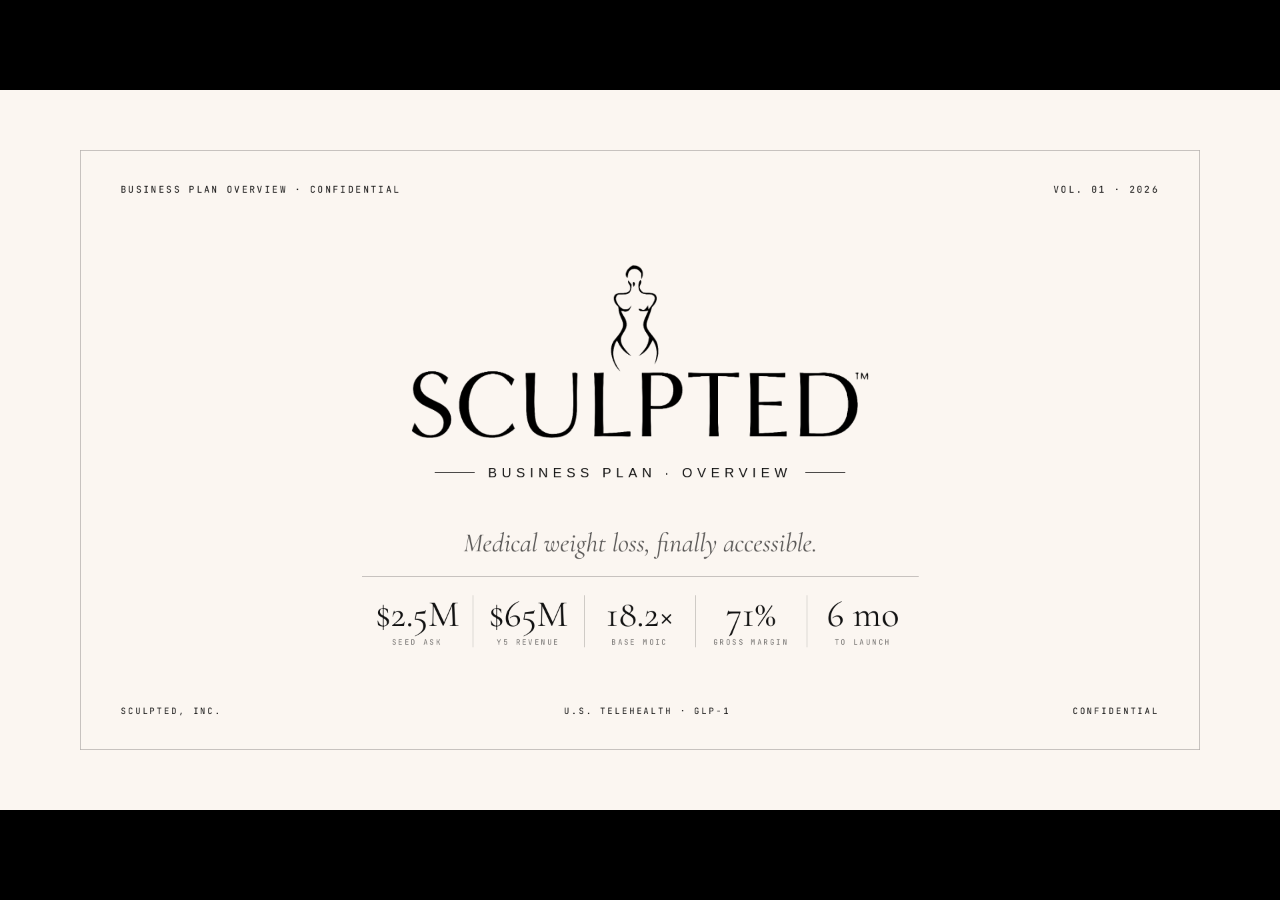
<file: pitch/Sculpted Pitch Deck-print.html>
<!doctype html>
<html lang="en">
<head>
<meta charset="utf-8"/>
<meta name="viewport" content="width=device-width,initial-scale=1"/>
<title>Sculpted — Business Plan Overview</title>
<link rel="preconnect" href="https://fonts.googleapis.com">
<link rel="preconnect" href="https://fonts.gstatic.com" crossorigin>
<link rel="stylesheet" href="https://fonts.googleapis.com/css2?family=Cormorant+Garamond:ital,wght@0,400;0,500;0,600;1,400;1,500&family=Inter:wght@400;500;600&family=JetBrains+Mono:wght@400;500&display=swap">
<link rel="stylesheet" href="slides.css">
</head>
<body>
<template id="__bundler_thumbnail" data-bg-color="#f3ece0">
  <svg viewBox="0 0 1200 800" xmlns="http://www.w3.org/2000/svg">
    <rect width="1200" height="800" fill="#f3ece0"/>
    <g transform="translate(600 400)" fill="#1a1d1a">
      <text text-anchor="middle" y="-20" font-family="Georgia, serif" font-style="italic" font-size="120" font-weight="500">Sculpted</text>
      <text text-anchor="middle" y="40" font-family="Georgia, serif" font-size="22" letter-spacing="8">MEDSPA · BUSINESS PLAN</text>
      <g transform="translate(-4 100)" fill="#c48a7a">
        <rect x="-60" y="0" width="120" height="2"/>
      </g>
    </g>
  </svg>
</template>

<deck-stage width="1920" height="1080">

<!-- ============ 01 · COVER ============ -->
<section class="slide s-cover" data-label="Cover">
  <div class="frame">
    <div class="top">
      <div>BUSINESS PLAN OVERVIEW · CONFIDENTIAL</div>
      <div>VOL. 01 · 2026</div>
    </div>
    <div class="center">
      <img class="hero-logo" src="../assets/sculpted-logo-black-nosub.png" alt="Sculpted Medspa"/>
      <div class="sub"><span class="rule"></span> BUSINESS PLAN · OVERVIEW <span class="rule"></span></div>
      <div class="tag">Medical weight loss, <em>finally accessible.</em></div>
      <div class="metrics">
        <div class="metric"><div class="big">$2.5M</div><div class="lab">SEED ASK</div></div>
        <div class="metric"><div class="big">$65M</div><div class="lab">Y5 REVENUE</div></div>
        <div class="metric"><div class="big">18.2×</div><div class="lab">BASE MOIC</div></div>
        <div class="metric"><div class="big">71%</div><div class="lab">GROSS MARGIN</div></div>
        <div class="metric"><div class="big">6 mo</div><div class="lab">TO LAUNCH</div></div>
      </div>
    </div>
    <div class="bottom">
      <div>SCULPTED, INC.</div>
      <div>U.S. TELEHEALTH · GLP-1</div>
      <div>CONFIDENTIAL</div>
    </div>
  </div>
</section>

<!-- ============ 02 · EXECUTIVE SUMMARY ============ -->
<section class="slide s-exec" data-label="Executive Summary">
  <div class="slide-head">
    <div class="brand"><img class="brand-logo" src="../assets/sculpted-logo-black-nosub.png" alt="Sculpted Medspa"/></div>
    <div>01 · EXECUTIVE SUMMARY</div>
  </div>
  <div class="slide-body">
    <div class="grid">
      <div>
        <h2 class="section-title" style="font-size:96px;">The GLP-1 breakthrough<br/><em>no one can afford.</em></h2>
        <div class="body">
          <p>Sculpted is a U.S. telehealth company providing medically supervised GLP-1 weight-loss treatment. A 3-minute eligibility quiz. Clinician review within 24 hours. Compounded semaglutide shipped from FDA-registered 503B pharmacies — starting at <strong>$179</strong>, with $299/month refills. No insurance required.</p>
          <p>Branded GLP-1s cost $900–$1,350/month at retail, and fewer than 1 in 4 eligible patients has insurance coverage. Sculpted closes the gap at 70–85% lower cost — with stronger clinical governance, licensed NPs/PAs in every active state, and a retention-first product targeting 55%+ month-6 retention.</p>
        </div>
      </div>
      <div class="highlight">
        <h4>BASE CASE · 3-YEAR HIGHLIGHTS</h4>
        <div class="row"><div class="v">$1.8M</div><div class="l">Year 1 revenue · 1,166 active patients</div></div>
        <div class="row"><div class="v">$7.5M</div><div class="l">Year 2 revenue · 3,500 active patients</div></div>
        <div class="row"><div class="v">$22M</div><div class="l">Year 3 revenue · 9,000 active patients</div></div>
        <div class="row"><div class="v">71%</div><div class="l">Gross margin at scale</div></div>
        <div class="row"><div class="v">M26</div><div class="l">EBITDA breakeven</div></div>
      </div>
    </div>
  </div>
  <div class="slide-foot"><div>SCULPTED · BUSINESS PLAN</div><div>02 / 13</div></div>
</section>

<!-- ============ 03 · MARKET ============ -->
<section class="slide s-market" data-label="Market">
  <div class="slide-head">
    <div class="brand"><img class="brand-logo" src="../assets/sculpted-logo-black-nosub.png" alt="Sculpted Medspa"/></div>
    <div>02 · MARKET OPPORTUNITY</div>
  </div>
  <div class="slide-body">
    <h2 class="section-title">A $50B+ market, <em>with a massive gap.</em></h2>
    <p class="lede">The cash-pay compounded GLP-1 subcategory — Sculpted's direct lane — is the fastest-growing slice of the telehealth weight-management segment.</p>
    <div class="stat-grid">
      <div class="stat">
        <div class="big">190M</div>
        <div class="lab">U.S. ADULTS OVERWEIGHT OR OBESE</div>
        <div class="note">73% of the adult population. CDC NHANES.</div>
      </div>
      <div class="stat accent">
        <div class="big">$50B+</div>
        <div class="lab">GLOBAL GLP-1 MARKET TODAY</div>
        <div class="note">Projected $100B+ by 2030. Analyst consensus.</div>
      </div>
      <div class="stat">
        <div class="big">30–40M</div>
        <div class="lab">CLINICALLY ELIGIBLE U.S. ADULTS</div>
        <div class="note">BMI 27+ with comorbidity or BMI 30+.</div>
      </div>
      <div class="stat dark">
        <div class="big" style="color:var(--blush);">$1,350</div>
        <div class="lab">WEGOVY RETAIL · PER MONTH</div>
        <div class="note">Without insurance. Novo Nordisk list price.</div>
      </div>
      <div class="stat">
        <div class="big">$179</div>
        <div class="lab">SCULPTED · MONTH 1</div>
        <div class="note">87% lower than branded. $299/mo refills.</div>
      </div>
      <div class="stat">
        <div class="big">25–35%</div>
        <div class="lab">TELEHEALTH WEIGHT-MGMT GROWTH</div>
        <div class="note">Annual growth · $4–6B segment.</div>
      </div>
    </div>
  </div>
  <div class="slide-foot"><div>SCULPTED · BUSINESS PLAN</div><div>03 / 13</div></div>
</section>

<!-- ============ 04 · PRODUCT & CLINICAL ============ -->
<section class="slide s-product" data-label="Product">
  <div class="slide-head">
    <div class="brand"><img class="brand-logo" src="../assets/sculpted-logo-black-nosub.png" alt="Sculpted Medspa"/></div>
    <div>03 · PRODUCT & CLINICAL MODEL</div>
  </div>
  <div class="slide-body">
    <h2 class="section-title" style="font-size:88px;">From first click to <em>medication at the door.</em></h2>
    <div class="tiers">
      <div class="tier">
        <div class="tag">STANDARD</div>
        <div class="name">Compounded Standard</div>
        <div class="price">$179</div>
        <div class="per">MONTH 1 · $299/MO REFILL</div>
        <ul>
          <li>Compounded semaglutide 0.25–2.4mg / week</li>
          <li>FDA-registered 503B pharmacy</li>
          <li>Async clinician review within 24hr</li>
          <li>Unlimited messaging</li>
          <li>Monthly check-ins</li>
        </ul>
      </div>
      <div class="tier feat">
        <div class="tag">MOST POPULAR</div>
        <div class="name">Compounded Premium</div>
        <div class="price">$229</div>
        <div class="per">MONTH 1 · $349/MO REFILL</div>
        <ul>
          <li>Faster titration schedule</li>
          <li>Priority clinician messaging</li>
          <li>All Standard features</li>
          <li>Monthly video check-in</li>
          <li>Progress milestone tracking</li>
        </ul>
      </div>
      <div class="tier">
        <div class="tag">BRANDED</div>
        <div class="name">Branded Navigation</div>
        <div class="price">$399</div>
        <div class="per">MONTH 1 · $499/MO REFILL</div>
        <ul>
          <li>Wegovy / Ozempic / Zepbound guidance</li>
          <li>Insurance navigation support</li>
          <li>Manufacturer savings access</li>
          <li>Concierge support tier</li>
          <li>All Standard features</li>
        </ul>
      </div>
    </div>
    <div class="flow">
      <div class="step"><div class="n">STEP 01</div><div class="h">Eligibility quiz.</div><div class="d">Line quiz. BMI check, history, exclusions.</div></div>
      <div class="step"><div class="n">STEP 02</div><div class="h">Intake form.</div><div class="d">Full medical history, disclosure, e-sign informed consent.</div></div>
      <div class="step"><div class="n">STEP 03</div><div class="h">Clinician review.</div><div class="d">Licensed NP/PA reviews async within 24 hours.</div></div>
      <div class="step"><div class="n">STEP 04</div><div class="h">Pharmacy fulfillment.</div><div class="d">503B ships in 1–2 days. Cold-chain delivery.</div></div>
      <div class="step"><div class="n">STEP 05</div><div class="h">Ongoing care.</div><div class="d">Unlimited messaging, monthly check-ins, video visits.</div></div>
    </div>
  </div>
  <div class="slide-foot"><div>SCULPTED · BUSINESS PLAN</div><div>04 / 13</div></div>
</section>

<!-- ============ 05 · FINANCIALS ============ -->
<section class="slide s-fin" data-label="Financials">
  <div class="slide-head">
    <div class="brand"><img class="brand-logo" src="../assets/sculpted-logo-black-nosub.png" alt="Sculpted Medspa"/></div>
    <div>04 · FINANCIAL PROJECTIONS</div>
  </div>
  <div class="slide-body">
    <h2 class="section-title" style="font-size:84px; margin-bottom:20px;">$1.8M to $65M <em>in five years.</em></h2>
    <table>
      <thead><tr><th>METRIC</th><th>YEAR 1</th><th>YEAR 2</th><th>YEAR 3</th><th>YEAR 4</th><th>YEAR 5</th></tr></thead>
      <tbody>
        <tr><td>Revenue</td><td>$1.8M</td><td>$7.5M</td><td>$22.0M</td><td>$42.0M</td><td>$65.0M</td></tr>
        <tr><td>Gross profit</td><td>$1.2M</td><td>$5.3M</td><td>$16.1M</td><td>$30.7M</td><td>$48.1M</td></tr>
        <tr><td>Gross margin</td><td>68%</td><td>71%</td><td>73%</td><td>73%</td><td>74%</td></tr>
        <tr><td>EBITDA</td><td>($3.2M)</td><td>($3.0M)</td><td>$1.5M</td><td>$7.1M</td><td>$16.3M</td></tr>
        <tr><td>EBITDA margin</td><td>(178%)</td><td>(40%)</td><td>7%</td><td>17%</td><td>25%</td></tr>
        <tr><td>Active patients (EOY)</td><td>1,166</td><td>3,500</td><td>9,000</td><td>17,500</td><td>28,000</td></tr>
      </tbody>
    </table>
    <div class="scenarios">
      <div class="scen"><div class="tag">CONSERVATIVE</div><div class="raise">$1.5M</div><div class="raise-lab">SEED RAISE</div>
        <div class="kv"><span class="k">Y1 Rev</span><span class="v">$1.1M</span></div>
        <div class="kv"><span class="k">Y3 Rev</span><span class="v">$12M</span></div>
        <div class="kv"><span class="k">Y5 Rev</span><span class="v">$30M</span></div>
        <div class="kv"><span class="k">Breakeven</span><span class="v">M34</span></div>
        <div class="kv"><span class="k">Y5 EBITDA</span><span class="v">$6M</span></div>
      </div>
      <div class="scen base"><div class="tag">BASE CASE</div><div class="raise">$2.5M</div><div class="raise-lab">SEED RAISE</div>
        <div class="kv"><span class="k">Y1 Rev</span><span class="v">$1.8M</span></div>
        <div class="kv"><span class="k">Y3 Rev</span><span class="v">$22M</span></div>
        <div class="kv"><span class="k">Y5 Rev</span><span class="v">$65M</span></div>
        <div class="kv"><span class="k">Breakeven</span><span class="v">M26</span></div>
        <div class="kv"><span class="k">Y5 EBITDA</span><span class="v">$16M</span></div>
      </div>
      <div class="scen"><div class="tag">AGGRESSIVE</div><div class="raise">$5.0M</div><div class="raise-lab">SEED RAISE</div>
        <div class="kv"><span class="k">Y1 Rev</span><span class="v">$3.8M</span></div>
        <div class="kv"><span class="k">Y3 Rev</span><span class="v">$55M</span></div>
        <div class="kv"><span class="k">Y5 Rev</span><span class="v">$130M</span></div>
        <div class="kv"><span class="k">Breakeven</span><span class="v">M16</span></div>
        <div class="kv"><span class="k">Y5 EBITDA</span><span class="v">$45M</span></div>
      </div>
    </div>
  </div>
  <div class="slide-foot"><div>SCULPTED · BUSINESS PLAN</div><div>05 / 13</div></div>
</section>

<!-- ============ 06 · UNIT ECON ============ -->
<section class="slide s-unit" data-label="Unit Economics">
  <div class="slide-head">
    <div class="brand"><img class="brand-logo" src="../assets/sculpted-logo-black-nosub.png" alt="Sculpted Medspa"/></div>
    <div>05 · UNIT ECONOMICS</div>
  </div>
  <div class="slide-body">
    <h2 class="section-title">CAC payback <em>in under four months.</em></h2>
    <div class="split">
      <div>
        <table>
          <thead><tr><th>METRIC</th><th>CONS.</th><th class="base-col">BASE</th><th>AGG.</th></tr></thead>
          <tbody>
            <tr><td>Blended CAC</td><td>$200</td><td class="base-col">$130</td><td>$80</td></tr>
            <tr><td>Month-6 retention</td><td>45%</td><td class="base-col">55%</td><td>68%</td></tr>
            <tr><td>Avg tenure</td><td>6.5 mo</td><td class="base-col">8.5 mo</td><td>12.0 mo</td></tr>
            <tr><td>Gross LTV</td><td>$1,723</td><td class="base-col">$2,380</td><td>$3,540</td></tr>
            <tr><td>Net LTV (post-COGS)</td><td>$1,112</td><td class="base-col">$1,700</td><td>$2,700</td></tr>
            <tr><td>LTV : CAC (net)</td><td>5.6×</td><td class="base-col">13.1×</td><td>33.8×</td></tr>
            <tr><td>COGS / patient / mo</td><td>$90</td><td class="base-col">$80</td><td>$70</td></tr>
          </tbody>
        </table>
        <div class="cogs">
          <strong>COGS BREAKDOWN · BASE CASE</strong>
          Compounded medication $57 · pharmacy + cold-chain $10 · clinician labor $12 · platform/EMR $1 · Total $80/patient/month → 71% gross margin at $280 ARPU.
        </div>
      </div>
      <div class="highlights">
        <div class="h-card"><div class="lab" style="color:var(--mute);">BLENDED CAC · BASE</div><div class="big">$130</div></div>
        <div class="h-card accent"><div class="lab" style="color:var(--blush);">BLENDED ARPU / MONTH</div><div class="big">$280</div></div>
        <div class="h-card"><div class="lab" style="color:var(--mute);">LTV : CAC RATIO (GROSS)</div><div class="big">13.1×</div></div>
        <div class="h-card"><div class="lab" style="color:var(--mute);">CAC PAYBACK PERIOD</div><div class="big">3.4 mo</div></div>
      </div>
    </div>
  </div>
  <div class="slide-foot"><div>SCULPTED · BUSINESS PLAN</div><div>06 / 13</div></div>
</section>

<!-- ============ 07 · FUNNEL ============ -->
<section class="slide s-funnel" data-label="Funnel">
  <div class="slide-head">
    <div class="brand"><img class="brand-logo" src="../assets/sculpted-logo-black-nosub.png" alt="Sculpted Medspa"/></div>
    <div>06 · PATIENT ACQUISITION FUNNEL</div>
  </div>
  <div class="slide-body">
    <h2 class="section-title">240 new patients <em>per month by M12.</em></h2>
    <div class="funnel-grid">
      <div class="funnel">
        <div class="lvl"><div class="name">Site visitors</div><div class="bar b1">100,000</div><div class="rate">/ month</div></div>
        <div class="lvl"><div class="name">Quiz starts</div><div class="bar b2">8,000</div><div class="rate">8% of visitors</div></div>
        <div class="lvl"><div class="name">Intake completed</div><div class="bar b3">2,000</div><div class="rate">25% of quiz</div></div>
        <div class="lvl"><div class="name">Clinician approval</div><div class="bar b4">600</div><div class="rate">30% of intakes</div></div>
        <div class="lvl"><div class="name">First purchase</div><div class="bar b5">240</div><div class="rate">40% of approved</div></div>
      </div>
      <div class="targets">
        <div class="t-card accent"><div class="lab">MONTH 6</div><div class="big">400</div><div class="sub">Active patients</div></div>
        <div class="t-card"><div class="lab">MONTH 12 · MRR</div><div class="big">$326K</div><div class="sub">Monthly recurring revenue</div></div>
        <div class="t-card"><div class="lab">MONTH 6 · CAC</div><div class="big">&lt;$150</div><div class="sub">Blended CAC target</div></div>
        <div class="t-card"><div class="lab">MONTH 12 · RETENTION</div><div class="big">&gt;68%</div><div class="sub">Month-3 retention target</div></div>
      </div>
    </div>
  </div>
  <div class="slide-foot"><div>SCULPTED · BUSINESS PLAN</div><div>07 / 13</div></div>
</section>

<!-- ============ 08 · TEAM ============ -->
<section class="slide s-team" data-label="Team">
  <div class="slide-head">
    <div class="brand"><img class="brand-logo" src="../assets/sculpted-logo-black-nosub.png" alt="Sculpted Medspa"/></div>
    <div>07 · TEAM & HIRING PLAN</div>
  </div>
  <div class="slide-body">
    <h2 class="section-title" style="font-size:88px;">Built to execute <em>in telehealth and DTC.</em></h2>
    <div class="roles">
      <div class="role"><div class="tag">FOUNDER</div><div class="title">Chief Executive Officer</div><div class="comp">$155–175K<br/>6–10% equity</div></div>
      <div class="role"><div class="tag">CLINICAL</div><div class="title">Chief Medical Officer</div><div class="comp">$190–220K<br/>2–4% equity</div></div>
      <div class="role"><div class="tag">GROWTH</div><div class="title">Head of Growth</div><div class="comp">$135–160K<br/>1–2% equity</div></div>
      <div class="role"><div class="tag">OPERATIONS</div><div class="title">Head of Operations</div><div class="comp">$120–145K<br/>1–1.5% equity</div></div>
      <div class="role"><div class="tag">PHARMACY</div><div class="title">Head of Pharmacy Partnerships</div><div class="comp">$110–135K<br/>0.75–1% equity</div></div>
    </div>
    <table>
      <thead><tr><th>PERIOD</th><th>KEY HIRES</th><th>TOTAL FTES</th></tr></thead>
      <tbody>
        <tr><td>Pre-launch (M1–2)</td><td>Founding team (5), Tech Lead</td><td>6</td></tr>
        <tr><td>Months 2–3</td><td>2 NPs/PAs, Patient Care Coordinator, Growth Manager</td><td>10</td></tr>
        <tr><td>Months 4–6</td><td>2 more NPs/PAs, Compliance Officer, Data Analyst, CFO</td><td>17</td></tr>
        <tr><td>Months 7–12</td><td>2 more NPs/PAs, Paid Media Specialist, Support Rep</td><td>22</td></tr>
        <tr><td>Year 2 (M13–24)</td><td>Scale clinical (4–6 NPs/PAs), growth team to 15</td><td>35</td></tr>
      </tbody>
    </table>
  </div>
  <div class="slide-foot"><div>SCULPTED · BUSINESS PLAN</div><div>08 / 13</div></div>
</section>

<!-- ============ 09 · MILESTONES ============ -->
<section class="slide s-ms" data-label="Milestones">
  <div class="slide-head">
    <div class="brand"><img class="brand-logo" src="../assets/sculpted-logo-black-nosub.png" alt="Sculpted Medspa"/></div>
    <div>08 · MILESTONES & ROADMAP</div>
  </div>
  <div class="slide-body">
    <h2 class="section-title" style="font-size:88px;">Launch in six months, <em>Series A in eighteen.</em></h2>
    <div class="targets">
      <div class="target"><div class="lab">MONTH 12 · NPS</div><div class="big">&gt;58</div><div class="sub">Patient NPS target</div></div>
      <div class="target accent"><div class="lab">MONTH 12 · SLA</div><div class="big">&lt;24hr</div><div class="sub">Clinician review SLA</div></div>
      <div class="target"><div class="lab">MONTH 24 · PATIENTS</div><div class="big">3,500</div><div class="sub">Active patients</div></div>
      <div class="target accent"><div class="lab">MONTH 24 · MRR</div><div class="big">$980K</div><div class="sub">Monthly recurring revenue</div></div>
    </div>
    <div class="phases">
      <div class="phase"><div class="tag">90-DAY POST-LAUNCH</div><div class="title">Early Proof</div>
        <ul>
          <li>150+ patient applications processed</li>
          <li>60+ active paying patients</li>
          <li>Clinician review SLA under 48 hours</li>
          <li>Zero serious adverse events</li>
          <li>Patient NPS above 50</li>
        </ul>
      </div>
      <div class="phase dark"><div class="tag">180-DAY POST-LAUNCH</div><div class="title">Product–Market Fit</div>
        <ul>
          <li>400+ active patients</li>
          <li>$100K+ MRR achieved</li>
          <li>CAC under $150 demonstrated</li>
          <li>Month-3 retention above 65%</li>
          <li>Series A materials ready</li>
        </ul>
      </div>
      <div class="phase"><div class="tag">365-DAY POST-LAUNCH</div><div class="title">Scale Foundation</div>
        <ul>
          <li>1,000+ active patients</li>
          <li>$280K+ MRR</li>
          <li>Licensed in 40+ states</li>
          <li>LTV:CAC ratio above 5× proven</li>
          <li>Series A initiated or closed</li>
        </ul>
      </div>
    </div>
  </div>
  <div class="slide-foot"><div>SCULPTED · BUSINESS PLAN</div><div>09 / 13</div></div>
</section>

<!-- ============ 10 · REGULATORY & RISK ============ -->
<section class="slide s-risk" data-label="Regulatory & Risk">
  <div class="slide-head">
    <div class="brand"><img class="brand-logo" src="../assets/sculpted-logo-black-nosub.png" alt="Sculpted Medspa"/></div>
    <div>09 · REGULATORY & RISK</div>
  </div>
  <div class="slide-body">
    <h2 class="section-title" style="font-size:88px;">Structural advantages, <em>managed risks.</em></h2>
    <div class="risk-grid">
      <div class="risk">
        <div class="tag">ADVANTAGE</div>
        <div class="title">GLP-1s are not controlled substances.</div>
        <div class="body">Semaglutide and tirzepatide are not DEA-scheduled. Our core prescribing model does not trigger Ryan Haight Act restrictions — a structural advantage over controlled-substance telehealth peers.</div>
      </div>
      <div class="risk">
        <div class="tag">TRANSPARENCY</div>
        <div class="title">503B compounding — transparent model.</div>
        <div class="body">We source exclusively from FDA-registered 503B outsourcing facilities under CGMP. Compounded semaglutide is NOT FDA-approved. Every patient receives plain-English disclosure and e-signs informed consent. No misleading equivalency claims.</div>
      </div>
      <div class="risk warn">
        <div class="tag">KEY RISK</div>
        <div class="title">FDA shortage list — key business risk.</div>
        <div class="body">Semaglutide's shortage-list status legally enables 503B compounding. If removed, compounding at scale ends. Mitigation: tirzepatide pathway, branded fallback, multi-pharmacy redundancy, member communication plan.</div>
      </div>
      <div class="risk">
        <div class="tag">STRUCTURE</div>
        <div class="title">CPOM compliance — MSO structure.</div>
        <div class="body">Physician-owned Professional Corporation holds clinical licenses; Sculpted provides admin + technology services under an MSA. Standard, defensible structure for modern telehealth.</div>
      </div>
      <div class="risk">
        <div class="tag">LICENSING</div>
        <div class="title">Multi-state licensing strategy.</div>
        <div class="body">30+ states at launch, all 50 by month 12. 50-state telehealth prescribing matrix maintained by counsel, updated quarterly. States with in-person requirements addressed with modified protocols.</div>
      </div>
      <div class="risk">
        <div class="tag">ADVERTISING</div>
        <div class="title">FTC and advertising compliance.</div>
        <div class="body">Every testimonial complies with FTC Endorsement Guidelines. "Results not typical; individual results vary" on all ads. No unsubstantiated efficacy claims. All creative reviewed by compliance before launch.</div>
      </div>
    </div>
  </div>
  <div class="slide-foot"><div>SCULPTED · BUSINESS PLAN</div><div>10 / 13</div></div>
</section>

<!-- ============ 11 · CAPITAL PLAN ============ -->
<section class="slide s-cap" data-label="Capital Plan">
  <div class="slide-head">
    <div class="brand"><img class="brand-logo" src="../assets/sculpted-logo-black-nosub.png" alt="Sculpted Medspa"/></div>
    <div>10 · CAPITAL PLAN</div>
  </div>
  <div class="slide-body">
    <h2 class="section-title" style="font-size:88px;">$2.5M seed — <em>use of funds.</em></h2>
    <div class="split">
      <div class="uof">
        <div class="uof-row"><div class="pct">45%</div><div class="info"><div class="t">Growth & Marketing</div><div class="a">$1,125,000</div></div></div>
        <div class="uof-row"><div class="pct">30%</div><div class="info"><div class="t">Clinical & Operations</div><div class="a">$750,000</div></div></div>
        <div class="uof-row"><div class="pct">15%</div><div class="info"><div class="t">Technology & Platform</div><div class="a">$375,000</div></div></div>
        <div class="uof-row"><div class="pct">10%</div><div class="info"><div class="t">G&A & Legal</div><div class="a">$250,000</div></div></div>
        <div class="runway">The $2.5M seed provides <strong>18–22 months of runway</strong> to the Series A trigger ($2M+ MRR, demonstrated LTV:CAC &gt;5×).</div>
      </div>
      <div class="preseed">
        <h4><em>$75K pre-seed</em></h4>
        <div class="sub">MONTHS 1–6 · PLATFORM, LICENSING, PHARMACY, MARKETING TEST</div>
        <table>
          <tr><td>Clinical & regulatory setup</td><td>$15,500</td><td>20.7%</td></tr>
          <tr><td>Technology & patient platform</td><td>$12,400</td><td>16.5%</td></tr>
          <tr><td>Pharmacy partnerships</td><td>$4,800</td><td>6.4%</td></tr>
          <tr><td>Marketing & acquisition</td><td>$23,200</td><td>30.9%</td></tr>
          <tr><td>Staffing & contractors</td><td>$15,000</td><td>20.0%</td></tr>
          <tr><td>Operations & contingency</td><td>$4,100</td><td>5.5%</td></tr>
        </table>
      </div>
    </div>
  </div>
  <div class="slide-foot"><div>SCULPTED · BUSINESS PLAN</div><div>11 / 13</div></div>
</section>

<!-- ============ 12 · EXIT ============ -->
<section class="slide s-exit" data-label="Exit & Returns">
  <div class="slide-head">
    <div class="brand"><img class="brand-logo" src="../assets/sculpted-logo-black-nosub.png" alt="Sculpted Medspa"/></div>
    <div>11 · EXIT & INVESTOR RETURN</div>
  </div>
  <div class="slide-body">
    <h2 class="section-title" style="margin-bottom:8px;">18.2× base case MOIC.</h2>
    <p class="moic-lede">Assumes $2.5M seed for 18–20% equity, diluted to ~14% post-Series A. Modeled projections, not guarantees.</p>
    <table class="scen-table">
      <thead><tr><th>SCENARIO</th><th>Y5 REVENUE</th><th>MULTIPLE</th><th>ENTERPRISE VALUE</th><th>MOIC</th></tr></thead>
      <tbody>
        <tr><td>Conservative</td><td>$30M</td><td>3×</td><td>$90M</td><td>5.0×</td></tr>
        <tr class="base"><td>Base Case</td><td>$65M</td><td>5×</td><td>$325M</td><td>18.2×</td></tr>
        <tr><td>Aggressive</td><td>$130M</td><td>8×</td><td>$1,040M</td><td>58.2×</td></tr>
      </tbody>
    </table>
    <h3 class="sub" style="font-size:32px; margin-bottom:20px;">Strategic acquirer targets</h3>
    <div class="acquirers">
      <div class="acq"><div class="tag">PHARMACEUTICAL</div><div class="title">Novo Nordisk · Eli Lilly</div><div class="body">Strong strategic interest in owning the patient relationship for Wegovy, Ozempic, Zepbound, Mounjaro as competition intensifies. Strategic premium: 8–12× revenue.</div></div>
      <div class="acq"><div class="tag">PBM · INSURER</div><div class="title">CVS/Caremark · Evernorth · OptumRx</div><div class="body">Aggressively acquiring digital health assets at the pharmacy–clinical intersection.</div></div>
      <div class="acq"><div class="tag">TELEHEALTH</div><div class="title">Hims & Hers · Ro · Teladoc</div><div class="body">All three have demonstrated appetite for GLP-1 telehealth acquisitions. Immediately accretive to weight-loss categories.</div></div>
    </div>
  </div>
  <div class="slide-foot"><div>SCULPTED · BUSINESS PLAN</div><div>12 / 13</div></div>
</section>

<!-- ============ 13 · CLOSE ============ -->
<section class="slide s-close" data-label="Close">
  <div class="slide-head">
    <div class="brand"><img class="brand-logo" src="../assets/sculpted-logo-black-nosub.png" alt="Sculpted Medspa"/></div>
    <div>THANK YOU · CONFIDENTIAL</div>
  </div>
  <div class="center">
    <img class="hero-logo" src="../assets/sculpted-logo-black-nosub.png" alt="Sculpted Medspa"/>
    <div class="sub"><span class="rule" style="background:var(--blush);"></span> CONFIDENCE, ENGINEERED <span class="rule" style="background:var(--blush);"></span></div>
    <div class="tag">Medical weight loss, <em>finally accessible.</em></div>
    <div class="disclaim">Confidential — for investor use only. All financial figures are modeled projections based on stated assumptions and do not constitute a guarantee of future results. This document does not constitute a securities offering. Compounded semaglutide is not FDA-approved. Regulatory and legal information reflects general principles and should be verified with qualified counsel.</div>
  </div>
  <div class="slide-foot"><div>SCULPTED, INC.</div><div>13 / 13</div></div>
</section>

</deck-stage>

<script src="deck-stage.js"></script>
<script>
(async () => {
  if (document.fonts && document.fonts.ready) {
    await document.fonts.ready;
  }
  await new Promise(r => setTimeout(r, 500));
  window.print();
})();
</script>
</body>
</html>
</file>
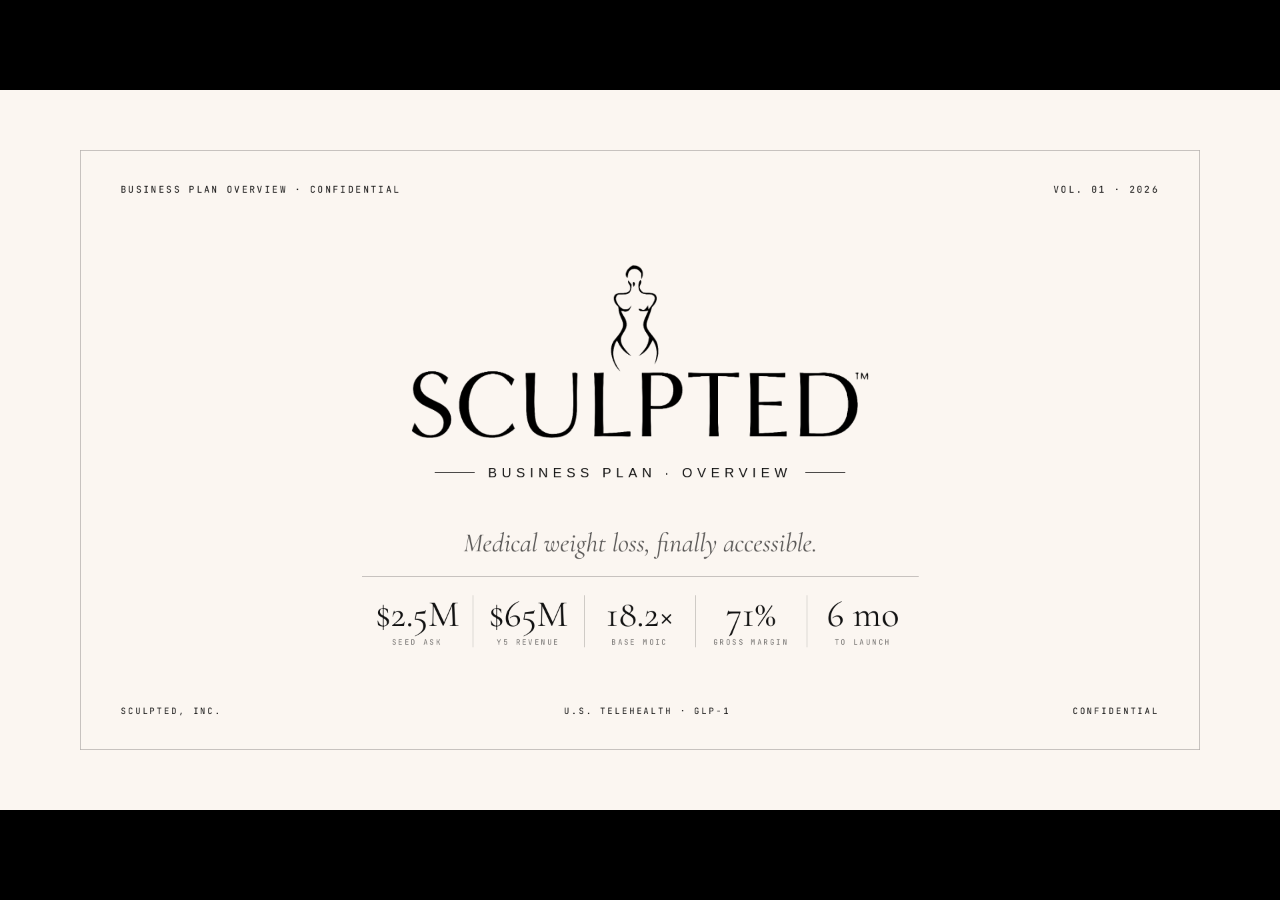
<file: pitch/Sculpted Pitch Deck.html>
<!doctype html>
<html lang="en">
<head>
<meta charset="utf-8"/>
<meta name="viewport" content="width=device-width,initial-scale=1"/>
<title>Sculpted — Business Plan Overview</title>
<link rel="preconnect" href="https://fonts.googleapis.com">
<link rel="preconnect" href="https://fonts.gstatic.com" crossorigin>
<link rel="stylesheet" href="https://fonts.googleapis.com/css2?family=Cormorant+Garamond:ital,wght@0,400;0,500;0,600;1,400;1,500&family=Inter:wght@400;500;600&family=JetBrains+Mono:wght@400;500&display=swap">
<link rel="stylesheet" href="slides.css">
</head>
<body>
<template id="__bundler_thumbnail" data-bg-color="#f3ece0">
  <svg viewBox="0 0 1200 800" xmlns="http://www.w3.org/2000/svg">
    <rect width="1200" height="800" fill="#f3ece0"/>
    <g transform="translate(600 400)" fill="#1a1d1a">
      <text text-anchor="middle" y="-20" font-family="Georgia, serif" font-style="italic" font-size="120" font-weight="500">Sculpted</text>
      <text text-anchor="middle" y="40" font-family="Georgia, serif" font-size="22" letter-spacing="8">MEDSPA · BUSINESS PLAN</text>
      <g transform="translate(-4 100)" fill="#c48a7a">
        <rect x="-60" y="0" width="120" height="2"/>
      </g>
    </g>
  </svg>
</template>

<deck-stage width="1920" height="1080">

<!-- ============ 01 · COVER ============ -->
<section class="slide s-cover" data-label="Cover">
  <div class="frame">
    <div class="top">
      <div>BUSINESS PLAN OVERVIEW · CONFIDENTIAL</div>
      <div>VOL. 01 · 2026</div>
    </div>
    <div class="center">
      <img class="hero-logo" src="../assets/sculpted-logo-black-nosub.png" alt="Sculpted Medspa"/>
      <div class="sub"><span class="rule"></span> BUSINESS PLAN · OVERVIEW <span class="rule"></span></div>
      <div class="tag">Medical weight loss, <em>finally accessible.</em></div>
      <div class="metrics">
        <div class="metric"><div class="big">$2.5M</div><div class="lab">SEED ASK</div></div>
        <div class="metric"><div class="big">$65M</div><div class="lab">Y5 REVENUE</div></div>
        <div class="metric"><div class="big">18.2×</div><div class="lab">BASE MOIC</div></div>
        <div class="metric"><div class="big">71%</div><div class="lab">GROSS MARGIN</div></div>
        <div class="metric"><div class="big">6 mo</div><div class="lab">TO LAUNCH</div></div>
      </div>
    </div>
    <div class="bottom">
      <div>SCULPTED, INC.</div>
      <div>U.S. TELEHEALTH · GLP-1</div>
      <div>CONFIDENTIAL</div>
    </div>
  </div>
</section>

<!-- ============ 02 · EXECUTIVE SUMMARY ============ -->
<section class="slide s-exec" data-label="Executive Summary">
  <div class="slide-head">
    <div class="brand"><img class="brand-logo" src="../assets/sculpted-logo-black-nosub.png" alt="Sculpted Medspa"/></div>
    <div>01 · EXECUTIVE SUMMARY</div>
  </div>
  <div class="slide-body">
    <div class="grid">
      <div>
        <h2 class="section-title" style="font-size:96px;">The GLP-1 breakthrough<br/><em>no one can afford.</em></h2>
        <div class="body">
          <p>Sculpted is a U.S. telehealth company providing medically supervised GLP-1 weight-loss treatment. A 3-minute eligibility quiz. Clinician review within 24 hours. Compounded semaglutide shipped from FDA-registered 503B pharmacies — starting at <strong>$179</strong>, with $299/month refills. No insurance required.</p>
          <p>Branded GLP-1s cost $900–$1,350/month at retail, and fewer than 1 in 4 eligible patients has insurance coverage. Sculpted closes the gap at 70–85% lower cost — with stronger clinical governance, licensed NPs/PAs in every active state, and a retention-first product targeting 55%+ month-6 retention.</p>
        </div>
      </div>
      <div class="highlight">
        <h4>BASE CASE · 3-YEAR HIGHLIGHTS</h4>
        <div class="row"><div class="v">$1.8M</div><div class="l">Year 1 revenue · 1,166 active patients</div></div>
        <div class="row"><div class="v">$7.5M</div><div class="l">Year 2 revenue · 3,500 active patients</div></div>
        <div class="row"><div class="v">$22M</div><div class="l">Year 3 revenue · 9,000 active patients</div></div>
        <div class="row"><div class="v">71%</div><div class="l">Gross margin at scale</div></div>
        <div class="row"><div class="v">M26</div><div class="l">EBITDA breakeven</div></div>
      </div>
    </div>
  </div>
  <div class="slide-foot"><div>SCULPTED · BUSINESS PLAN</div><div>02 / 13</div></div>
</section>

<!-- ============ 03 · MARKET ============ -->
<section class="slide s-market" data-label="Market">
  <div class="slide-head">
    <div class="brand"><img class="brand-logo" src="../assets/sculpted-logo-black-nosub.png" alt="Sculpted Medspa"/></div>
    <div>02 · MARKET OPPORTUNITY</div>
  </div>
  <div class="slide-body">
    <h2 class="section-title">A $50B+ market, <em>with a massive gap.</em></h2>
    <p class="lede">The cash-pay compounded GLP-1 subcategory — Sculpted's direct lane — is the fastest-growing slice of the telehealth weight-management segment.</p>
    <div class="stat-grid">
      <div class="stat">
        <div class="big">190M</div>
        <div class="lab">U.S. ADULTS OVERWEIGHT OR OBESE</div>
        <div class="note">73% of the adult population. CDC NHANES.</div>
      </div>
      <div class="stat accent">
        <div class="big">$50B+</div>
        <div class="lab">GLOBAL GLP-1 MARKET TODAY</div>
        <div class="note">Projected $100B+ by 2030. Analyst consensus.</div>
      </div>
      <div class="stat">
        <div class="big">30–40M</div>
        <div class="lab">CLINICALLY ELIGIBLE U.S. ADULTS</div>
        <div class="note">BMI 27+ with comorbidity or BMI 30+.</div>
      </div>
      <div class="stat dark">
        <div class="big" style="color:var(--blush);">$1,350</div>
        <div class="lab">WEGOVY RETAIL · PER MONTH</div>
        <div class="note">Without insurance. Novo Nordisk list price.</div>
      </div>
      <div class="stat">
        <div class="big">$179</div>
        <div class="lab">SCULPTED · MONTH 1</div>
        <div class="note">87% lower than branded. $299/mo refills.</div>
      </div>
      <div class="stat">
        <div class="big">25–35%</div>
        <div class="lab">TELEHEALTH WEIGHT-MGMT GROWTH</div>
        <div class="note">Annual growth · $4–6B segment.</div>
      </div>
    </div>
  </div>
  <div class="slide-foot"><div>SCULPTED · BUSINESS PLAN</div><div>03 / 13</div></div>
</section>

<!-- ============ 04 · PRODUCT & CLINICAL ============ -->
<section class="slide s-product" data-label="Product">
  <div class="slide-head">
    <div class="brand"><img class="brand-logo" src="../assets/sculpted-logo-black-nosub.png" alt="Sculpted Medspa"/></div>
    <div>03 · PRODUCT & CLINICAL MODEL</div>
  </div>
  <div class="slide-body">
    <h2 class="section-title" style="font-size:88px;">From first click to <em>medication at the door.</em></h2>
    <div class="tiers">
      <div class="tier">
        <div class="tag">STANDARD</div>
        <div class="name">Compounded Standard</div>
        <div class="price">$179</div>
        <div class="per">MONTH 1 · $299/MO REFILL</div>
        <ul>
          <li>Compounded semaglutide 0.25–2.4mg / week</li>
          <li>FDA-registered 503B pharmacy</li>
          <li>Async clinician review within 24hr</li>
          <li>Unlimited messaging</li>
          <li>Monthly check-ins</li>
        </ul>
      </div>
      <div class="tier feat">
        <div class="tag">MOST POPULAR</div>
        <div class="name">Compounded Premium</div>
        <div class="price">$229</div>
        <div class="per">MONTH 1 · $349/MO REFILL</div>
        <ul>
          <li>Faster titration schedule</li>
          <li>Priority clinician messaging</li>
          <li>All Standard features</li>
          <li>Monthly video check-in</li>
          <li>Progress milestone tracking</li>
        </ul>
      </div>
      <div class="tier">
        <div class="tag">BRANDED</div>
        <div class="name">Branded Navigation</div>
        <div class="price">$399</div>
        <div class="per">MONTH 1 · $499/MO REFILL</div>
        <ul>
          <li>Wegovy / Ozempic / Zepbound guidance</li>
          <li>Insurance navigation support</li>
          <li>Manufacturer savings access</li>
          <li>Concierge support tier</li>
          <li>All Standard features</li>
        </ul>
      </div>
    </div>
    <div class="flow">
      <div class="step"><div class="n">STEP 01</div><div class="h">Eligibility quiz.</div><div class="d">Line quiz. BMI check, history, exclusions.</div></div>
      <div class="step"><div class="n">STEP 02</div><div class="h">Intake form.</div><div class="d">Full medical history, disclosure, e-sign informed consent.</div></div>
      <div class="step"><div class="n">STEP 03</div><div class="h">Clinician review.</div><div class="d">Licensed NP/PA reviews async within 24 hours.</div></div>
      <div class="step"><div class="n">STEP 04</div><div class="h">Pharmacy fulfillment.</div><div class="d">503B ships in 1–2 days. Cold-chain delivery.</div></div>
      <div class="step"><div class="n">STEP 05</div><div class="h">Ongoing care.</div><div class="d">Unlimited messaging, monthly check-ins, video visits.</div></div>
    </div>
  </div>
  <div class="slide-foot"><div>SCULPTED · BUSINESS PLAN</div><div>04 / 13</div></div>
</section>

<!-- ============ 05 · FINANCIALS ============ -->
<section class="slide s-fin" data-label="Financials">
  <div class="slide-head">
    <div class="brand"><img class="brand-logo" src="../assets/sculpted-logo-black-nosub.png" alt="Sculpted Medspa"/></div>
    <div>04 · FINANCIAL PROJECTIONS</div>
  </div>
  <div class="slide-body">
    <h2 class="section-title" style="font-size:84px; margin-bottom:20px;">$1.8M to $65M <em>in five years.</em></h2>
    <table>
      <thead><tr><th>METRIC</th><th>YEAR 1</th><th>YEAR 2</th><th>YEAR 3</th><th>YEAR 4</th><th>YEAR 5</th></tr></thead>
      <tbody>
        <tr><td>Revenue</td><td>$1.8M</td><td>$7.5M</td><td>$22.0M</td><td>$42.0M</td><td>$65.0M</td></tr>
        <tr><td>Gross profit</td><td>$1.2M</td><td>$5.3M</td><td>$16.1M</td><td>$30.7M</td><td>$48.1M</td></tr>
        <tr><td>Gross margin</td><td>68%</td><td>71%</td><td>73%</td><td>73%</td><td>74%</td></tr>
        <tr><td>EBITDA</td><td>($3.2M)</td><td>($3.0M)</td><td>$1.5M</td><td>$7.1M</td><td>$16.3M</td></tr>
        <tr><td>EBITDA margin</td><td>(178%)</td><td>(40%)</td><td>7%</td><td>17%</td><td>25%</td></tr>
        <tr><td>Active patients (EOY)</td><td>1,166</td><td>3,500</td><td>9,000</td><td>17,500</td><td>28,000</td></tr>
      </tbody>
    </table>
    <div class="scenarios">
      <div class="scen"><div class="tag">CONSERVATIVE</div><div class="raise">$1.5M</div><div class="raise-lab">SEED RAISE</div>
        <div class="kv"><span class="k">Y1 Rev</span><span class="v">$1.1M</span></div>
        <div class="kv"><span class="k">Y3 Rev</span><span class="v">$12M</span></div>
        <div class="kv"><span class="k">Y5 Rev</span><span class="v">$30M</span></div>
        <div class="kv"><span class="k">Breakeven</span><span class="v">M34</span></div>
        <div class="kv"><span class="k">Y5 EBITDA</span><span class="v">$6M</span></div>
      </div>
      <div class="scen base"><div class="tag">BASE CASE</div><div class="raise">$2.5M</div><div class="raise-lab">SEED RAISE</div>
        <div class="kv"><span class="k">Y1 Rev</span><span class="v">$1.8M</span></div>
        <div class="kv"><span class="k">Y3 Rev</span><span class="v">$22M</span></div>
        <div class="kv"><span class="k">Y5 Rev</span><span class="v">$65M</span></div>
        <div class="kv"><span class="k">Breakeven</span><span class="v">M26</span></div>
        <div class="kv"><span class="k">Y5 EBITDA</span><span class="v">$16M</span></div>
      </div>
      <div class="scen"><div class="tag">AGGRESSIVE</div><div class="raise">$5.0M</div><div class="raise-lab">SEED RAISE</div>
        <div class="kv"><span class="k">Y1 Rev</span><span class="v">$3.8M</span></div>
        <div class="kv"><span class="k">Y3 Rev</span><span class="v">$55M</span></div>
        <div class="kv"><span class="k">Y5 Rev</span><span class="v">$130M</span></div>
        <div class="kv"><span class="k">Breakeven</span><span class="v">M16</span></div>
        <div class="kv"><span class="k">Y5 EBITDA</span><span class="v">$45M</span></div>
      </div>
    </div>
  </div>
  <div class="slide-foot"><div>SCULPTED · BUSINESS PLAN</div><div>05 / 13</div></div>
</section>

<!-- ============ 06 · UNIT ECON ============ -->
<section class="slide s-unit" data-label="Unit Economics">
  <div class="slide-head">
    <div class="brand"><img class="brand-logo" src="../assets/sculpted-logo-black-nosub.png" alt="Sculpted Medspa"/></div>
    <div>05 · UNIT ECONOMICS</div>
  </div>
  <div class="slide-body">
    <h2 class="section-title">CAC payback <em>in under four months.</em></h2>
    <div class="split">
      <div>
        <table>
          <thead><tr><th>METRIC</th><th>CONS.</th><th class="base-col">BASE</th><th>AGG.</th></tr></thead>
          <tbody>
            <tr><td>Blended CAC</td><td>$200</td><td class="base-col">$130</td><td>$80</td></tr>
            <tr><td>Month-6 retention</td><td>45%</td><td class="base-col">55%</td><td>68%</td></tr>
            <tr><td>Avg tenure</td><td>6.5 mo</td><td class="base-col">8.5 mo</td><td>12.0 mo</td></tr>
            <tr><td>Gross LTV</td><td>$1,723</td><td class="base-col">$2,380</td><td>$3,540</td></tr>
            <tr><td>Net LTV (post-COGS)</td><td>$1,112</td><td class="base-col">$1,700</td><td>$2,700</td></tr>
            <tr><td>LTV : CAC (net)</td><td>5.6×</td><td class="base-col">13.1×</td><td>33.8×</td></tr>
            <tr><td>COGS / patient / mo</td><td>$90</td><td class="base-col">$80</td><td>$70</td></tr>
          </tbody>
        </table>
        <div class="cogs">
          <strong>COGS BREAKDOWN · BASE CASE</strong>
          Compounded medication $57 · pharmacy + cold-chain $10 · clinician labor $12 · platform/EMR $1 · Total $80/patient/month → 71% gross margin at $280 ARPU.
        </div>
      </div>
      <div class="highlights">
        <div class="h-card"><div class="lab" style="color:var(--mute);">BLENDED CAC · BASE</div><div class="big">$130</div></div>
        <div class="h-card accent"><div class="lab" style="color:var(--blush);">BLENDED ARPU / MONTH</div><div class="big">$280</div></div>
        <div class="h-card"><div class="lab" style="color:var(--mute);">LTV : CAC RATIO (GROSS)</div><div class="big">13.1×</div></div>
        <div class="h-card"><div class="lab" style="color:var(--mute);">CAC PAYBACK PERIOD</div><div class="big">3.4 mo</div></div>
      </div>
    </div>
  </div>
  <div class="slide-foot"><div>SCULPTED · BUSINESS PLAN</div><div>06 / 13</div></div>
</section>

<!-- ============ 07 · FUNNEL ============ -->
<section class="slide s-funnel" data-label="Funnel">
  <div class="slide-head">
    <div class="brand"><img class="brand-logo" src="../assets/sculpted-logo-black-nosub.png" alt="Sculpted Medspa"/></div>
    <div>06 · PATIENT ACQUISITION FUNNEL</div>
  </div>
  <div class="slide-body">
    <h2 class="section-title">240 new patients <em>per month by M12.</em></h2>
    <div class="funnel-grid">
      <div class="funnel">
        <div class="lvl"><div class="name">Site visitors</div><div class="bar b1">100,000</div><div class="rate">/ month</div></div>
        <div class="lvl"><div class="name">Quiz starts</div><div class="bar b2">8,000</div><div class="rate">8% of visitors</div></div>
        <div class="lvl"><div class="name">Intake completed</div><div class="bar b3">2,000</div><div class="rate">25% of quiz</div></div>
        <div class="lvl"><div class="name">Clinician approval</div><div class="bar b4">600</div><div class="rate">30% of intakes</div></div>
        <div class="lvl"><div class="name">First purchase</div><div class="bar b5">240</div><div class="rate">40% of approved</div></div>
      </div>
      <div class="targets">
        <div class="t-card accent"><div class="lab">MONTH 6</div><div class="big">400</div><div class="sub">Active patients</div></div>
        <div class="t-card"><div class="lab">MONTH 12 · MRR</div><div class="big">$326K</div><div class="sub">Monthly recurring revenue</div></div>
        <div class="t-card"><div class="lab">MONTH 6 · CAC</div><div class="big">&lt;$150</div><div class="sub">Blended CAC target</div></div>
        <div class="t-card"><div class="lab">MONTH 12 · RETENTION</div><div class="big">&gt;68%</div><div class="sub">Month-3 retention target</div></div>
      </div>
    </div>
  </div>
  <div class="slide-foot"><div>SCULPTED · BUSINESS PLAN</div><div>07 / 13</div></div>
</section>

<!-- ============ 08 · TEAM ============ -->
<section class="slide s-team" data-label="Team">
  <div class="slide-head">
    <div class="brand"><img class="brand-logo" src="../assets/sculpted-logo-black-nosub.png" alt="Sculpted Medspa"/></div>
    <div>07 · TEAM & HIRING PLAN</div>
  </div>
  <div class="slide-body">
    <h2 class="section-title" style="font-size:88px;">Built to execute <em>in telehealth and DTC.</em></h2>
    <div class="roles">
      <div class="role"><div class="tag">FOUNDER</div><div class="title">Chief Executive Officer</div><div class="comp">$155–175K<br/>6–10% equity</div></div>
      <div class="role"><div class="tag">CLINICAL</div><div class="title">Chief Medical Officer</div><div class="comp">$190–220K<br/>2–4% equity</div></div>
      <div class="role"><div class="tag">GROWTH</div><div class="title">Head of Growth</div><div class="comp">$135–160K<br/>1–2% equity</div></div>
      <div class="role"><div class="tag">OPERATIONS</div><div class="title">Head of Operations</div><div class="comp">$120–145K<br/>1–1.5% equity</div></div>
      <div class="role"><div class="tag">PHARMACY</div><div class="title">Head of Pharmacy Partnerships</div><div class="comp">$110–135K<br/>0.75–1% equity</div></div>
    </div>
    <table>
      <thead><tr><th>PERIOD</th><th>KEY HIRES</th><th>TOTAL FTES</th></tr></thead>
      <tbody>
        <tr><td>Pre-launch (M1–2)</td><td>Founding team (5), Tech Lead</td><td>6</td></tr>
        <tr><td>Months 2–3</td><td>2 NPs/PAs, Patient Care Coordinator, Growth Manager</td><td>10</td></tr>
        <tr><td>Months 4–6</td><td>2 more NPs/PAs, Compliance Officer, Data Analyst, CFO</td><td>17</td></tr>
        <tr><td>Months 7–12</td><td>2 more NPs/PAs, Paid Media Specialist, Support Rep</td><td>22</td></tr>
        <tr><td>Year 2 (M13–24)</td><td>Scale clinical (4–6 NPs/PAs), growth team to 15</td><td>35</td></tr>
      </tbody>
    </table>
  </div>
  <div class="slide-foot"><div>SCULPTED · BUSINESS PLAN</div><div>08 / 13</div></div>
</section>

<!-- ============ 09 · MILESTONES ============ -->
<section class="slide s-ms" data-label="Milestones">
  <div class="slide-head">
    <div class="brand"><img class="brand-logo" src="../assets/sculpted-logo-black-nosub.png" alt="Sculpted Medspa"/></div>
    <div>08 · MILESTONES & ROADMAP</div>
  </div>
  <div class="slide-body">
    <h2 class="section-title" style="font-size:88px;">Launch in six months, <em>Series A in eighteen.</em></h2>
    <div class="targets">
      <div class="target"><div class="lab">MONTH 12 · NPS</div><div class="big">&gt;58</div><div class="sub">Patient NPS target</div></div>
      <div class="target accent"><div class="lab">MONTH 12 · SLA</div><div class="big">&lt;24hr</div><div class="sub">Clinician review SLA</div></div>
      <div class="target"><div class="lab">MONTH 24 · PATIENTS</div><div class="big">3,500</div><div class="sub">Active patients</div></div>
      <div class="target accent"><div class="lab">MONTH 24 · MRR</div><div class="big">$980K</div><div class="sub">Monthly recurring revenue</div></div>
    </div>
    <div class="phases">
      <div class="phase"><div class="tag">90-DAY POST-LAUNCH</div><div class="title">Early Proof</div>
        <ul>
          <li>150+ patient applications processed</li>
          <li>60+ active paying patients</li>
          <li>Clinician review SLA under 48 hours</li>
          <li>Zero serious adverse events</li>
          <li>Patient NPS above 50</li>
        </ul>
      </div>
      <div class="phase dark"><div class="tag">180-DAY POST-LAUNCH</div><div class="title">Product–Market Fit</div>
        <ul>
          <li>400+ active patients</li>
          <li>$100K+ MRR achieved</li>
          <li>CAC under $150 demonstrated</li>
          <li>Month-3 retention above 65%</li>
          <li>Series A materials ready</li>
        </ul>
      </div>
      <div class="phase"><div class="tag">365-DAY POST-LAUNCH</div><div class="title">Scale Foundation</div>
        <ul>
          <li>1,000+ active patients</li>
          <li>$280K+ MRR</li>
          <li>Licensed in 40+ states</li>
          <li>LTV:CAC ratio above 5× proven</li>
          <li>Series A initiated or closed</li>
        </ul>
      </div>
    </div>
  </div>
  <div class="slide-foot"><div>SCULPTED · BUSINESS PLAN</div><div>09 / 13</div></div>
</section>

<!-- ============ 10 · REGULATORY & RISK ============ -->
<section class="slide s-risk" data-label="Regulatory & Risk">
  <div class="slide-head">
    <div class="brand"><img class="brand-logo" src="../assets/sculpted-logo-black-nosub.png" alt="Sculpted Medspa"/></div>
    <div>09 · REGULATORY & RISK</div>
  </div>
  <div class="slide-body">
    <h2 class="section-title" style="font-size:88px;">Structural advantages, <em>managed risks.</em></h2>
    <div class="risk-grid">
      <div class="risk">
        <div class="tag">ADVANTAGE</div>
        <div class="title">GLP-1s are not controlled substances.</div>
        <div class="body">Semaglutide and tirzepatide are not DEA-scheduled. Our core prescribing model does not trigger Ryan Haight Act restrictions — a structural advantage over controlled-substance telehealth peers.</div>
      </div>
      <div class="risk">
        <div class="tag">TRANSPARENCY</div>
        <div class="title">503B compounding — transparent model.</div>
        <div class="body">We source exclusively from FDA-registered 503B outsourcing facilities under CGMP. Compounded semaglutide is NOT FDA-approved. Every patient receives plain-English disclosure and e-signs informed consent. No misleading equivalency claims.</div>
      </div>
      <div class="risk warn">
        <div class="tag">KEY RISK</div>
        <div class="title">FDA shortage list — key business risk.</div>
        <div class="body">Semaglutide's shortage-list status legally enables 503B compounding. If removed, compounding at scale ends. Mitigation: tirzepatide pathway, branded fallback, multi-pharmacy redundancy, member communication plan.</div>
      </div>
      <div class="risk">
        <div class="tag">STRUCTURE</div>
        <div class="title">CPOM compliance — MSO structure.</div>
        <div class="body">Physician-owned Professional Corporation holds clinical licenses; Sculpted provides admin + technology services under an MSA. Standard, defensible structure for modern telehealth.</div>
      </div>
      <div class="risk">
        <div class="tag">LICENSING</div>
        <div class="title">Multi-state licensing strategy.</div>
        <div class="body">30+ states at launch, all 50 by month 12. 50-state telehealth prescribing matrix maintained by counsel, updated quarterly. States with in-person requirements addressed with modified protocols.</div>
      </div>
      <div class="risk">
        <div class="tag">ADVERTISING</div>
        <div class="title">FTC and advertising compliance.</div>
        <div class="body">Every testimonial complies with FTC Endorsement Guidelines. "Results not typical; individual results vary" on all ads. No unsubstantiated efficacy claims. All creative reviewed by compliance before launch.</div>
      </div>
    </div>
  </div>
  <div class="slide-foot"><div>SCULPTED · BUSINESS PLAN</div><div>10 / 13</div></div>
</section>

<!-- ============ 11 · CAPITAL PLAN ============ -->
<section class="slide s-cap" data-label="Capital Plan">
  <div class="slide-head">
    <div class="brand"><img class="brand-logo" src="../assets/sculpted-logo-black-nosub.png" alt="Sculpted Medspa"/></div>
    <div>10 · CAPITAL PLAN</div>
  </div>
  <div class="slide-body">
    <h2 class="section-title" style="font-size:88px;">$2.5M seed — <em>use of funds.</em></h2>
    <div class="split">
      <div class="uof">
        <div class="uof-row"><div class="pct">45%</div><div class="info"><div class="t">Growth & Marketing</div><div class="a">$1,125,000</div></div></div>
        <div class="uof-row"><div class="pct">30%</div><div class="info"><div class="t">Clinical & Operations</div><div class="a">$750,000</div></div></div>
        <div class="uof-row"><div class="pct">15%</div><div class="info"><div class="t">Technology & Platform</div><div class="a">$375,000</div></div></div>
        <div class="uof-row"><div class="pct">10%</div><div class="info"><div class="t">G&A & Legal</div><div class="a">$250,000</div></div></div>
        <div class="runway">The $2.5M seed provides <strong>18–22 months of runway</strong> to the Series A trigger ($2M+ MRR, demonstrated LTV:CAC &gt;5×).</div>
      </div>
      <div class="preseed">
        <h4><em>$75K pre-seed</em></h4>
        <div class="sub">MONTHS 1–6 · PLATFORM, LICENSING, PHARMACY, MARKETING TEST</div>
        <table>
          <tr><td>Clinical & regulatory setup</td><td>$15,500</td><td>20.7%</td></tr>
          <tr><td>Technology & patient platform</td><td>$12,400</td><td>16.5%</td></tr>
          <tr><td>Pharmacy partnerships</td><td>$4,800</td><td>6.4%</td></tr>
          <tr><td>Marketing & acquisition</td><td>$23,200</td><td>30.9%</td></tr>
          <tr><td>Staffing & contractors</td><td>$15,000</td><td>20.0%</td></tr>
          <tr><td>Operations & contingency</td><td>$4,100</td><td>5.5%</td></tr>
        </table>
      </div>
    </div>
  </div>
  <div class="slide-foot"><div>SCULPTED · BUSINESS PLAN</div><div>11 / 13</div></div>
</section>

<!-- ============ 12 · EXIT ============ -->
<section class="slide s-exit" data-label="Exit & Returns">
  <div class="slide-head">
    <div class="brand"><img class="brand-logo" src="../assets/sculpted-logo-black-nosub.png" alt="Sculpted Medspa"/></div>
    <div>11 · EXIT & INVESTOR RETURN</div>
  </div>
  <div class="slide-body">
    <h2 class="section-title" style="margin-bottom:8px;">18.2× base case MOIC.</h2>
    <p class="moic-lede">Assumes $2.5M seed for 18–20% equity, diluted to ~14% post-Series A. Modeled projections, not guarantees.</p>
    <table class="scen-table">
      <thead><tr><th>SCENARIO</th><th>Y5 REVENUE</th><th>MULTIPLE</th><th>ENTERPRISE VALUE</th><th>MOIC</th></tr></thead>
      <tbody>
        <tr><td>Conservative</td><td>$30M</td><td>3×</td><td>$90M</td><td>5.0×</td></tr>
        <tr class="base"><td>Base Case</td><td>$65M</td><td>5×</td><td>$325M</td><td>18.2×</td></tr>
        <tr><td>Aggressive</td><td>$130M</td><td>8×</td><td>$1,040M</td><td>58.2×</td></tr>
      </tbody>
    </table>
    <h3 class="sub" style="font-size:32px; margin-bottom:20px;">Strategic acquirer targets</h3>
    <div class="acquirers">
      <div class="acq"><div class="tag">PHARMACEUTICAL</div><div class="title">Novo Nordisk · Eli Lilly</div><div class="body">Strong strategic interest in owning the patient relationship for Wegovy, Ozempic, Zepbound, Mounjaro as competition intensifies. Strategic premium: 8–12× revenue.</div></div>
      <div class="acq"><div class="tag">PBM · INSURER</div><div class="title">CVS/Caremark · Evernorth · OptumRx</div><div class="body">Aggressively acquiring digital health assets at the pharmacy–clinical intersection.</div></div>
      <div class="acq"><div class="tag">TELEHEALTH</div><div class="title">Hims & Hers · Ro · Teladoc</div><div class="body">All three have demonstrated appetite for GLP-1 telehealth acquisitions. Immediately accretive to weight-loss categories.</div></div>
    </div>
  </div>
  <div class="slide-foot"><div>SCULPTED · BUSINESS PLAN</div><div>12 / 13</div></div>
</section>

<!-- ============ 13 · CLOSE ============ -->
<section class="slide s-close" data-label="Close">
  <div class="slide-head">
    <div class="brand"><img class="brand-logo" src="../assets/sculpted-logo-black-nosub.png" alt="Sculpted Medspa"/></div>
    <div>THANK YOU · CONFIDENTIAL</div>
  </div>
  <div class="center">
    <img class="hero-logo" src="../assets/sculpted-logo-black-nosub.png" alt="Sculpted Medspa"/>
    <div class="sub"><span class="rule" style="background:var(--blush);"></span> CONFIDENCE, ENGINEERED <span class="rule" style="background:var(--blush);"></span></div>
    <div class="tag">Medical weight loss, <em>finally accessible.</em></div>
    <div class="disclaim">Confidential — for investor use only. All financial figures are modeled projections based on stated assumptions and do not constitute a guarantee of future results. This document does not constitute a securities offering. Compounded semaglutide is not FDA-approved. Regulatory and legal information reflects general principles and should be verified with qualified counsel.</div>
  </div>
  <div class="slide-foot"><div>SCULPTED, INC.</div><div>13 / 13</div></div>
</section>

</deck-stage>

<script src="deck-stage.js"></script>
</body>
</html>
</file>
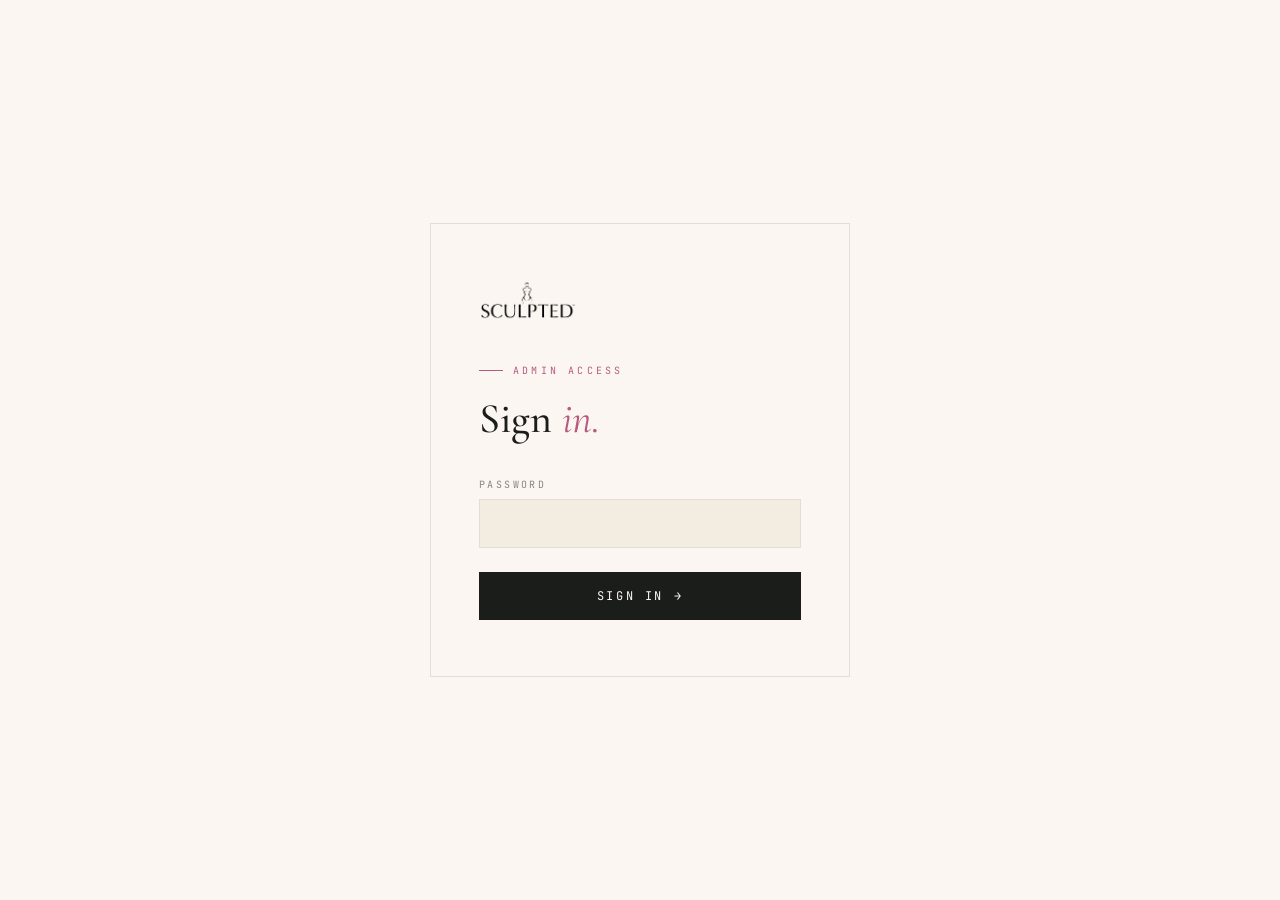
<file: site/admin.html>
<!doctype html>
<html lang="en">
<head>
<meta charset="utf-8"/>
<meta name="viewport" content="width=device-width,initial-scale=1"/>
<title>Sculpted Admin</title>
<link rel="preconnect" href="https://fonts.googleapis.com">
<link rel="preconnect" href="https://fonts.gstatic.com" crossorigin>
<link rel="stylesheet" href="https://fonts.googleapis.com/css2?family=Cormorant+Garamond:ital,wght@0,400;0,500;1,400;1,500&family=Inter:wght@400;500;600&family=JetBrains+Mono:wght@400;500&display=swap">
<style>
  :root {
    --blush:#FCC2E6; --blush-soft:#FCE4F3; --rose:#E4739E; --rose-deep:#B75B7E;
    --cream:#FBF6F1; --cream-warm:#F3ECE0; --ink:#1a1d1a; --mute:#8A857F; --rule:#E4DDD1;
    --display:'Cormorant Garamond',serif; --text:'Inter',system-ui,sans-serif; --mono:'JetBrains Mono',monospace;
  }
  *{box-sizing:border-box;margin:0;padding:0}
  body{background:var(--cream);color:var(--ink);font-family:var(--text);min-height:100vh;display:grid;place-items:center}
  .card{width:100%;max-width:420px;padding:56px 48px;background:var(--cream);border:1px solid var(--rule)}
  .logo{height:40px;margin-bottom:40px}
  .kicker{font-family:var(--mono);font-size:10px;letter-spacing:0.32em;text-transform:uppercase;color:var(--rose-deep);margin-bottom:20px;display:flex;align-items:center;gap:10px}
  .kicker::before{content:'';width:24px;height:1px;background:var(--rose-deep)}
  h1{font-family:var(--display);font-weight:500;font-size:42px;line-height:1.05;margin-bottom:36px}
  h1 em{font-style:italic;color:var(--rose-deep);font-weight:400}
  label{display:block;font-family:var(--mono);font-size:10px;letter-spacing:0.24em;text-transform:uppercase;color:var(--mute);margin-bottom:8px}
  input{width:100%;padding:14px 16px;border:1px solid var(--rule);background:var(--cream-warm);font:inherit;font-size:15px;color:var(--ink);outline:none;transition:border-color 180ms}
  input:focus{border-color:var(--rose-deep)}
  .btn{width:100%;margin-top:24px;padding:16px;background:var(--ink);color:var(--cream);font-family:var(--mono);font-size:12px;letter-spacing:0.22em;text-transform:uppercase;border:none;cursor:pointer;transition:background 180ms}
  .btn:hover{background:var(--rose-deep)}
  .error{margin-top:16px;padding:12px 16px;background:#fff0f3;border-left:2px solid var(--rose-deep);font-size:13px;color:var(--rose-deep);display:none}
  .error.show{display:block}
</style>
</head>
<body>
<div class="card">
  <img src="/assets/sculpted-logo-black-nosub.png" alt="Sculpted" class="logo"/>
  <div class="kicker">Admin access</div>
  <h1>Sign <em>in.</em></h1>
  <form id="login-form">
    <label for="password">Password</label>
    <input type="password" id="password" name="password" autocomplete="current-password" required/>
    <button type="submit" class="btn" id="submit-btn">Sign in →</button>
    <div class="error" id="error-msg">Incorrect password. Please try again.</div>
  </form>
</div>
<script>
  // Redirect if already logged in
  if (sessionStorage.getItem('sculpted-admin-token')) {
    window.location.href = '/site/admin-dashboard';
  }

  document.getElementById('login-form').addEventListener('submit', async e => {
    e.preventDefault();
    const btn = document.getElementById('submit-btn');
    const err = document.getElementById('error-msg');
    err.classList.remove('show');
    btn.textContent = 'Signing in…';
    btn.disabled = true;

    try {
      const res = await fetch('/api/admin-login', {
        method: 'POST',
        headers: { 'Content-Type': 'application/json' },
        body: JSON.stringify({ password: document.getElementById('password').value }),
      });
      const data = await res.json();
      if (res.ok && data.token) {
        sessionStorage.setItem('sculpted-admin-token', data.token);
        window.location.href = '/site/admin-dashboard';
      } else {
        err.classList.add('show');
        btn.textContent = 'Sign in →';
        btn.disabled = false;
      }
    } catch {
      err.textContent = 'Network error. Please try again.';
      err.classList.add('show');
      btn.textContent = 'Sign in →';
      btn.disabled = false;
    }
  });
</script>
</body>
</html>
</file>
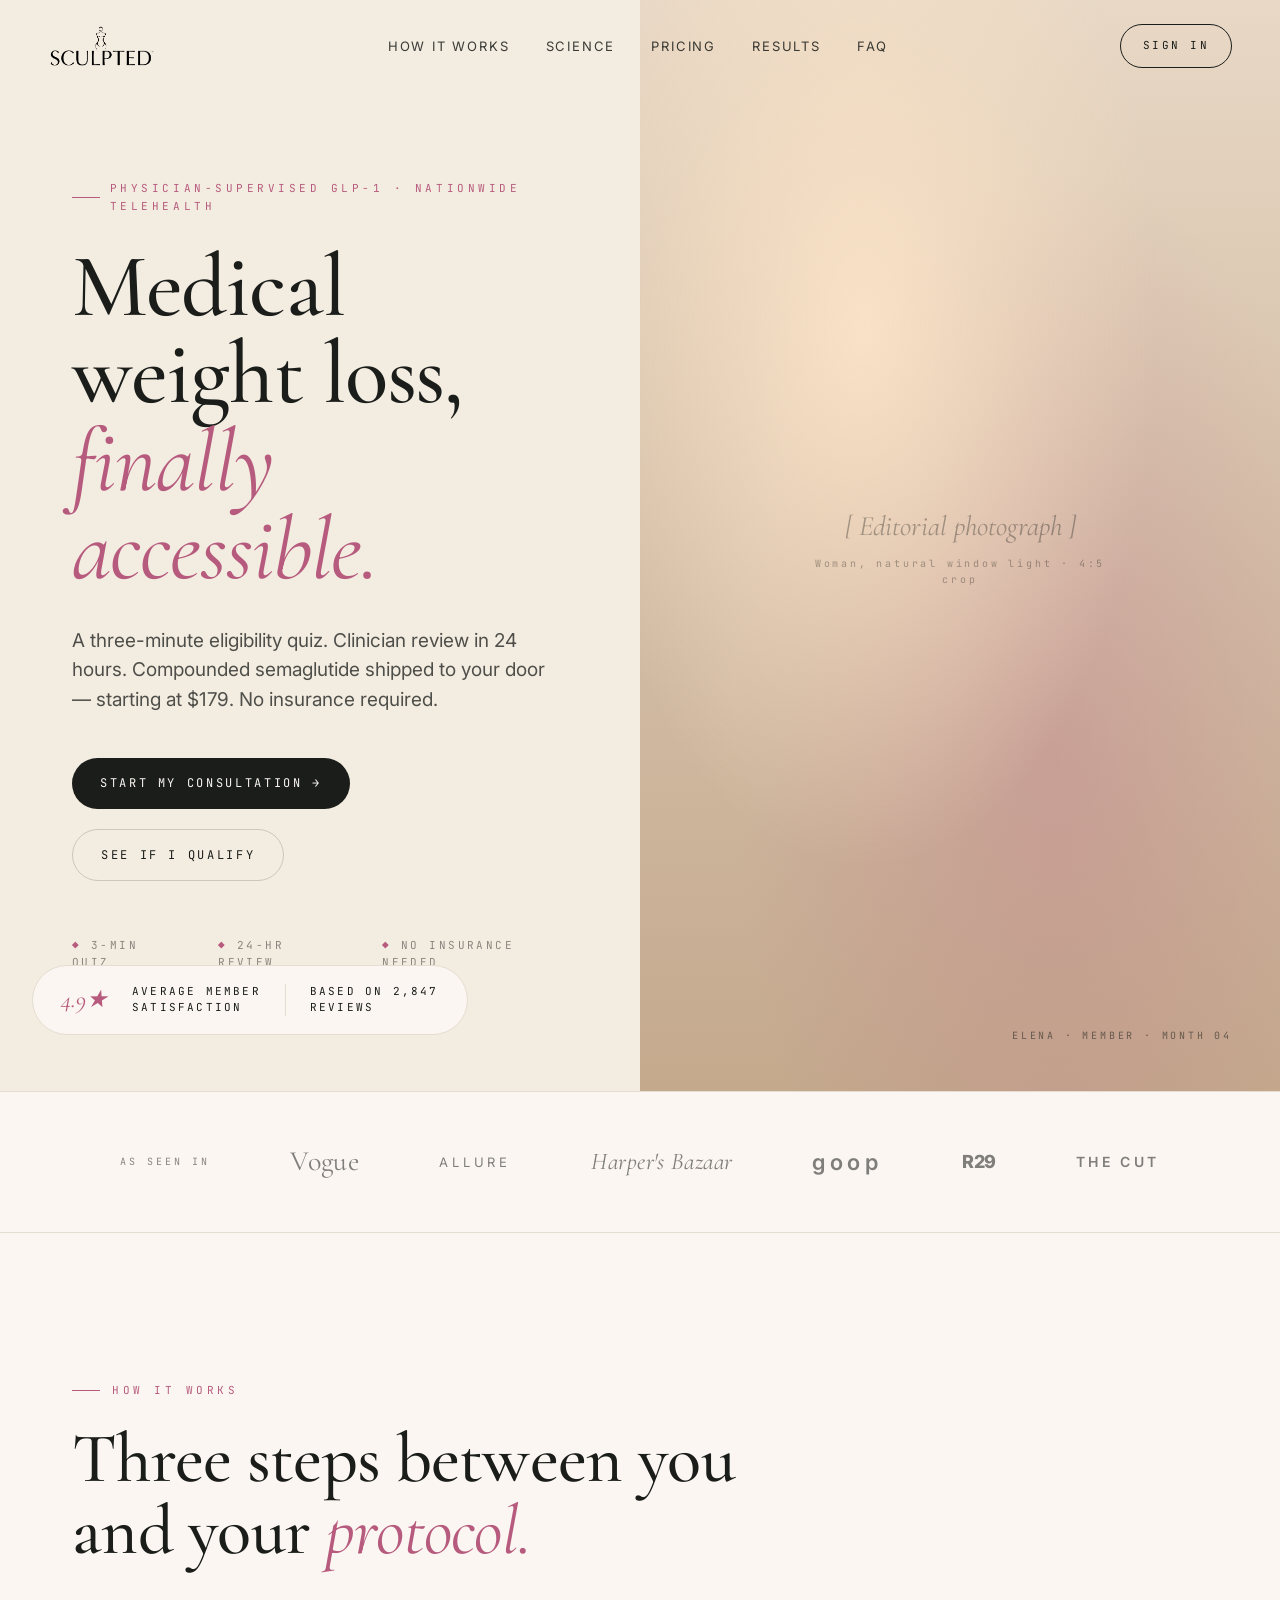
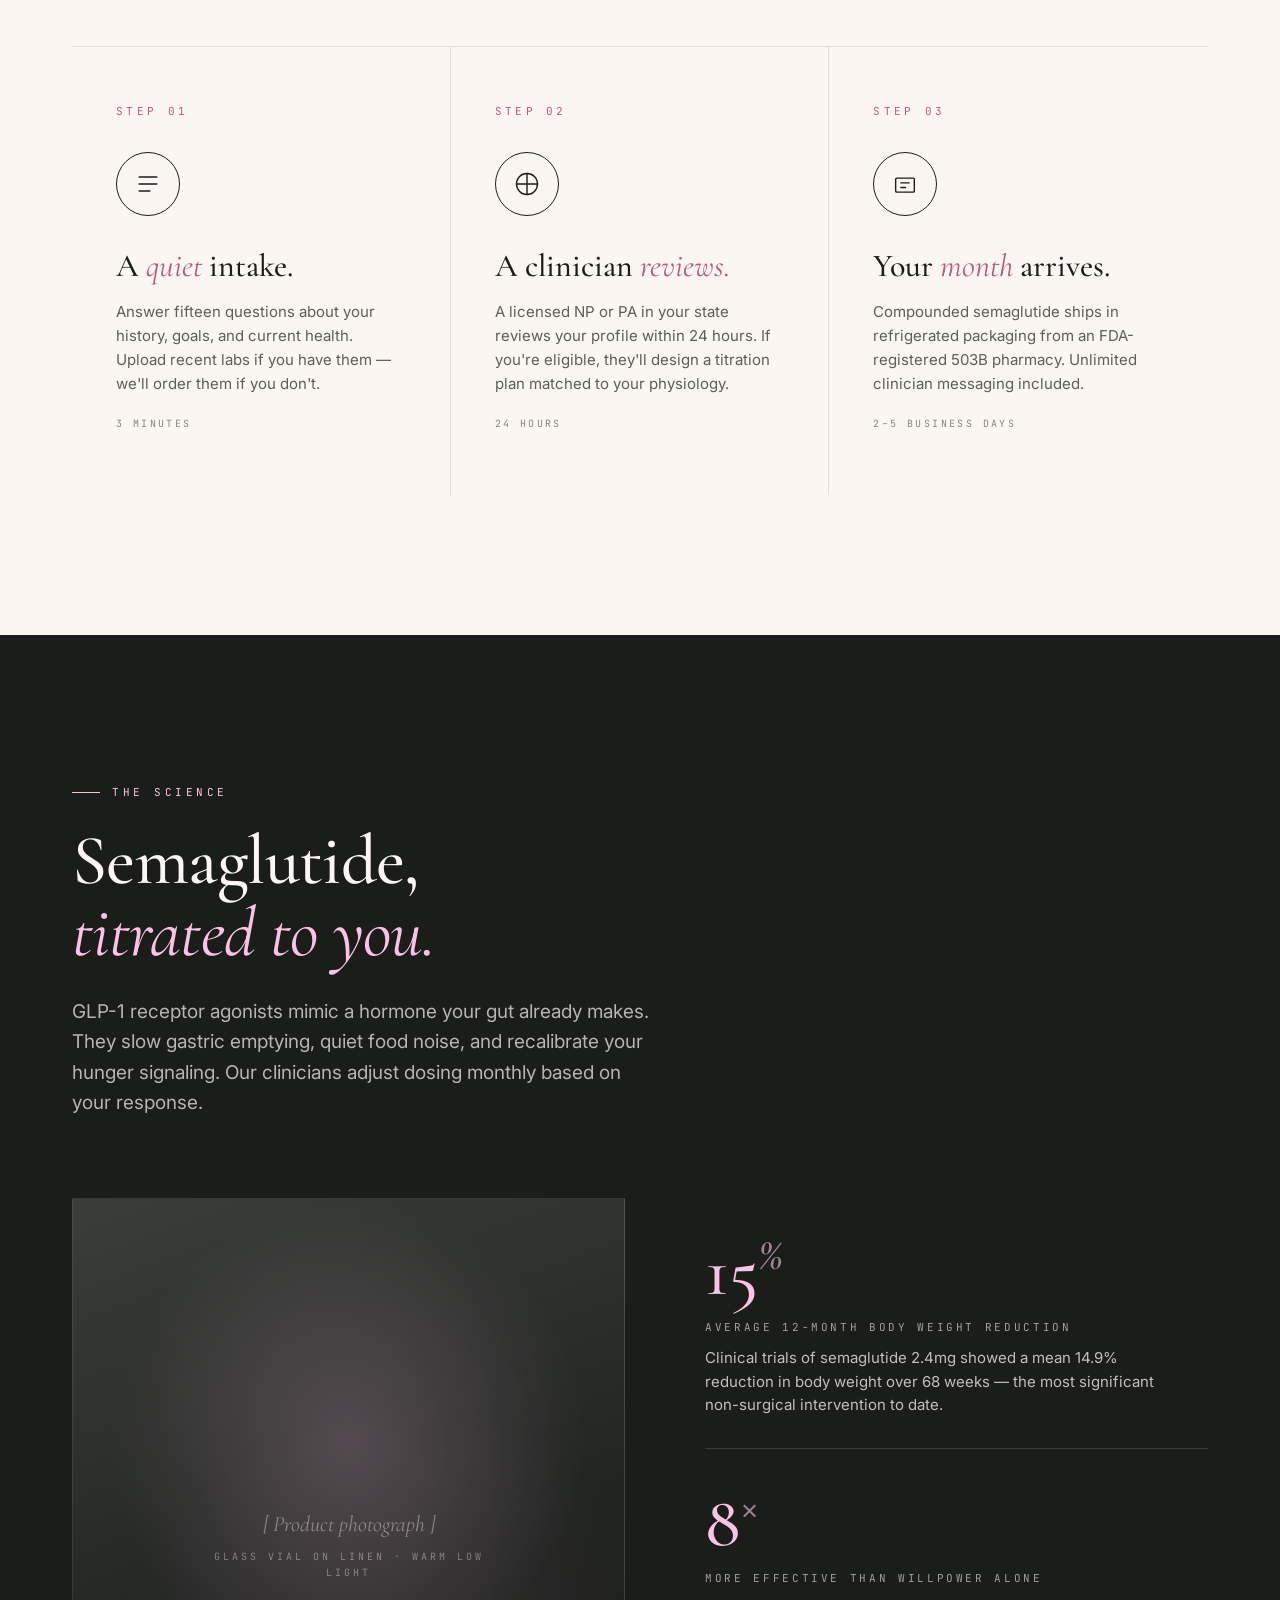
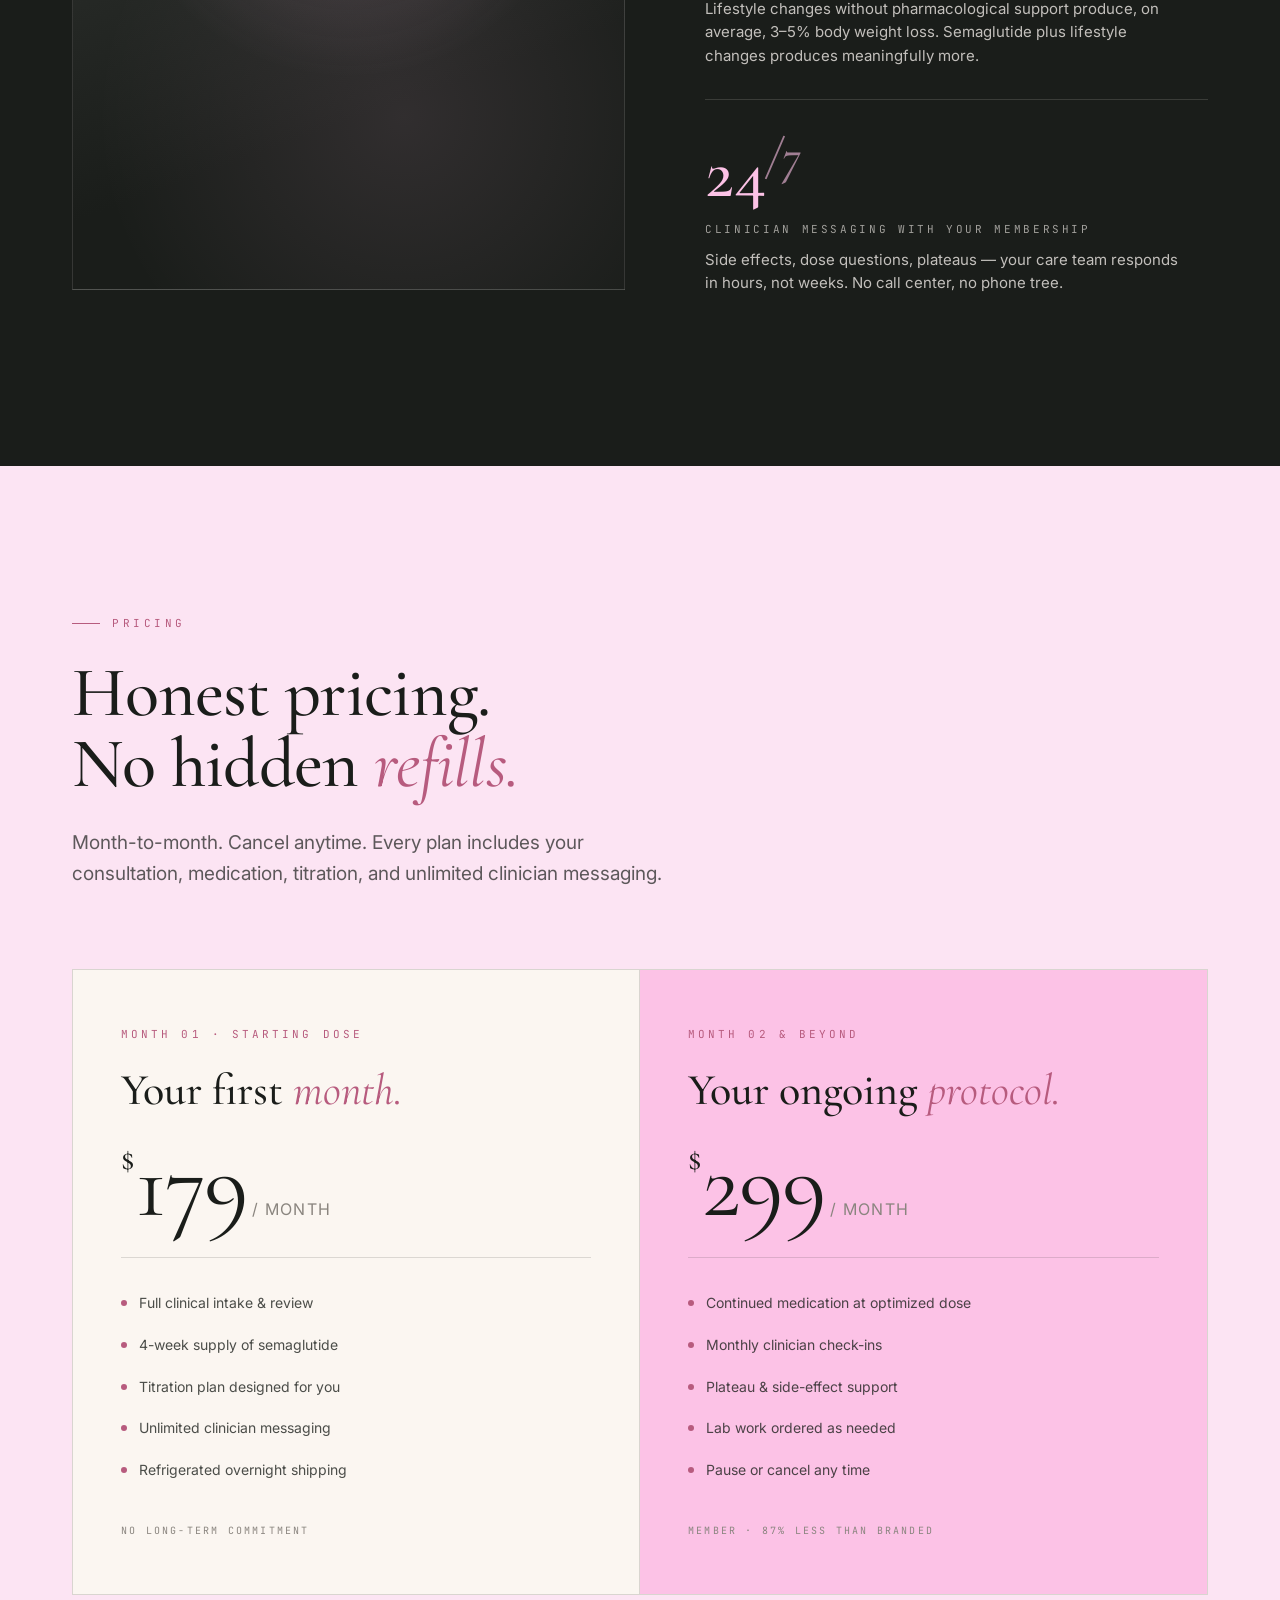
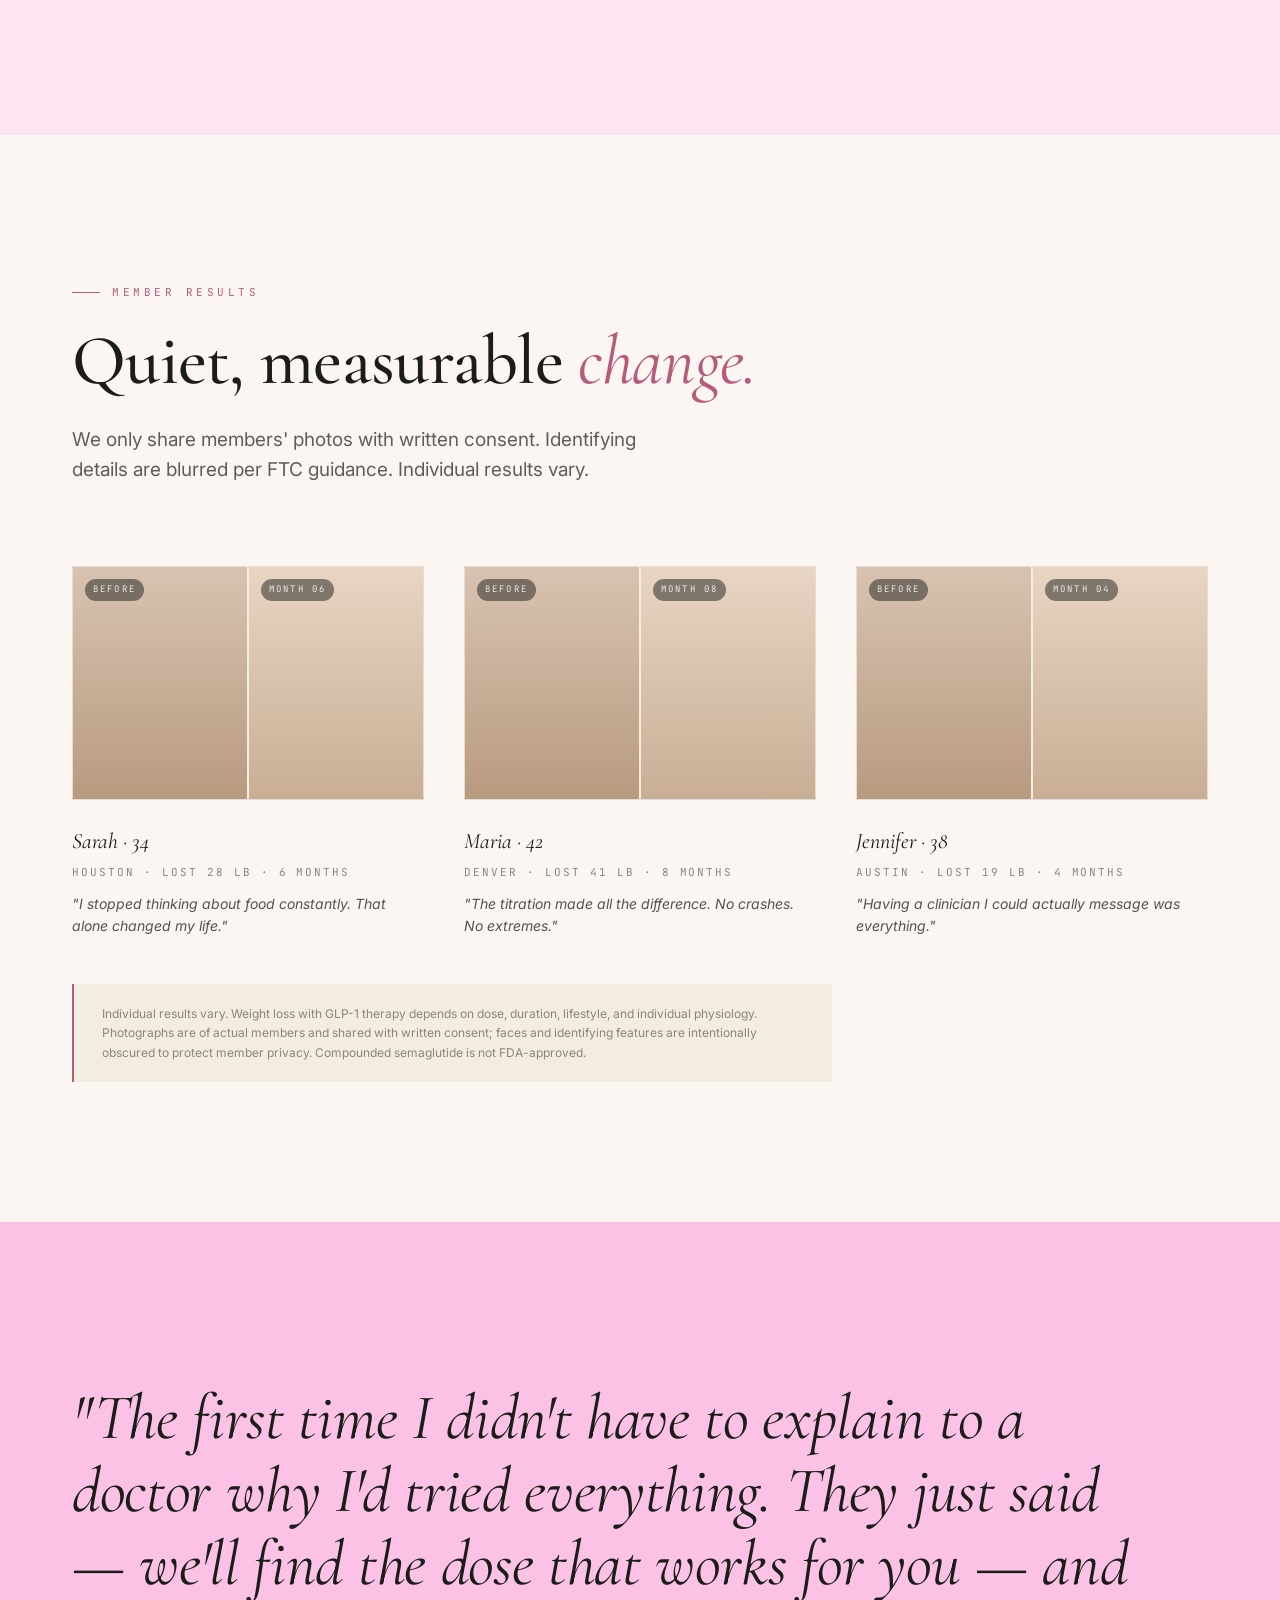
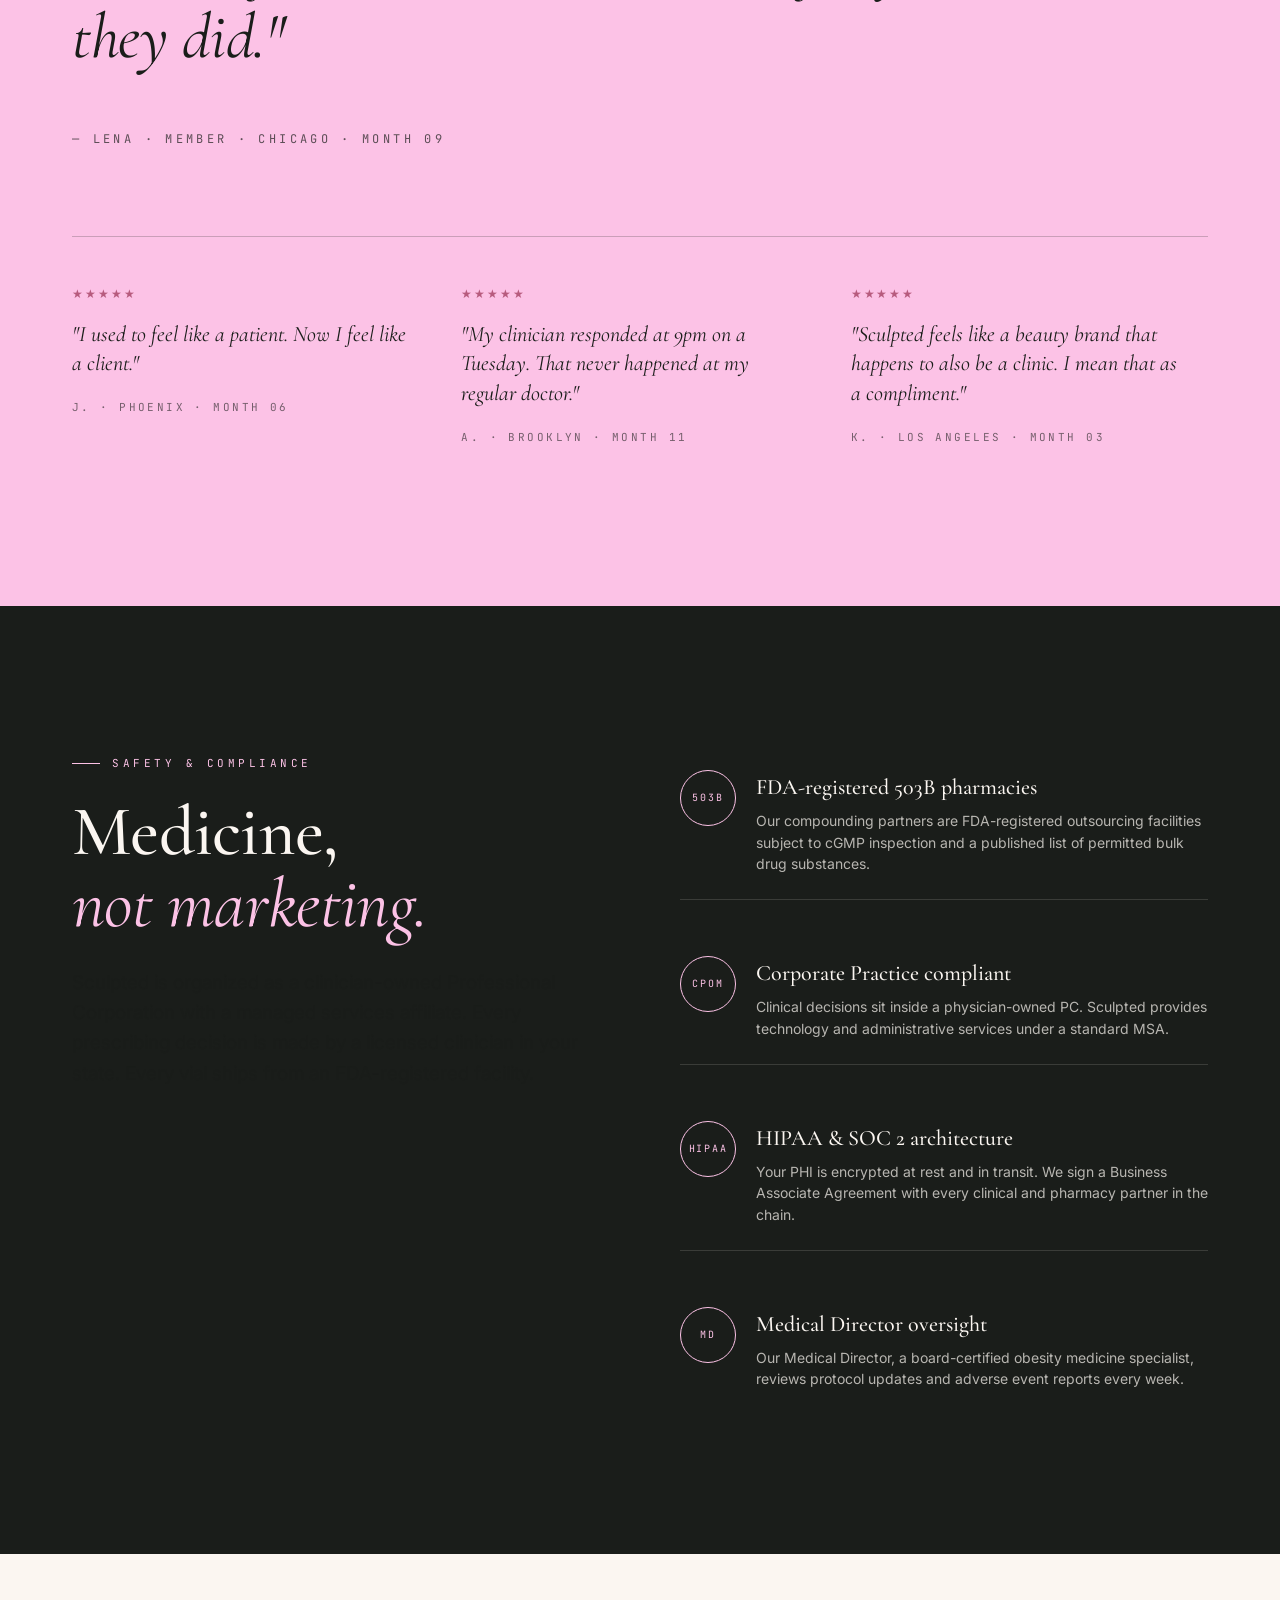
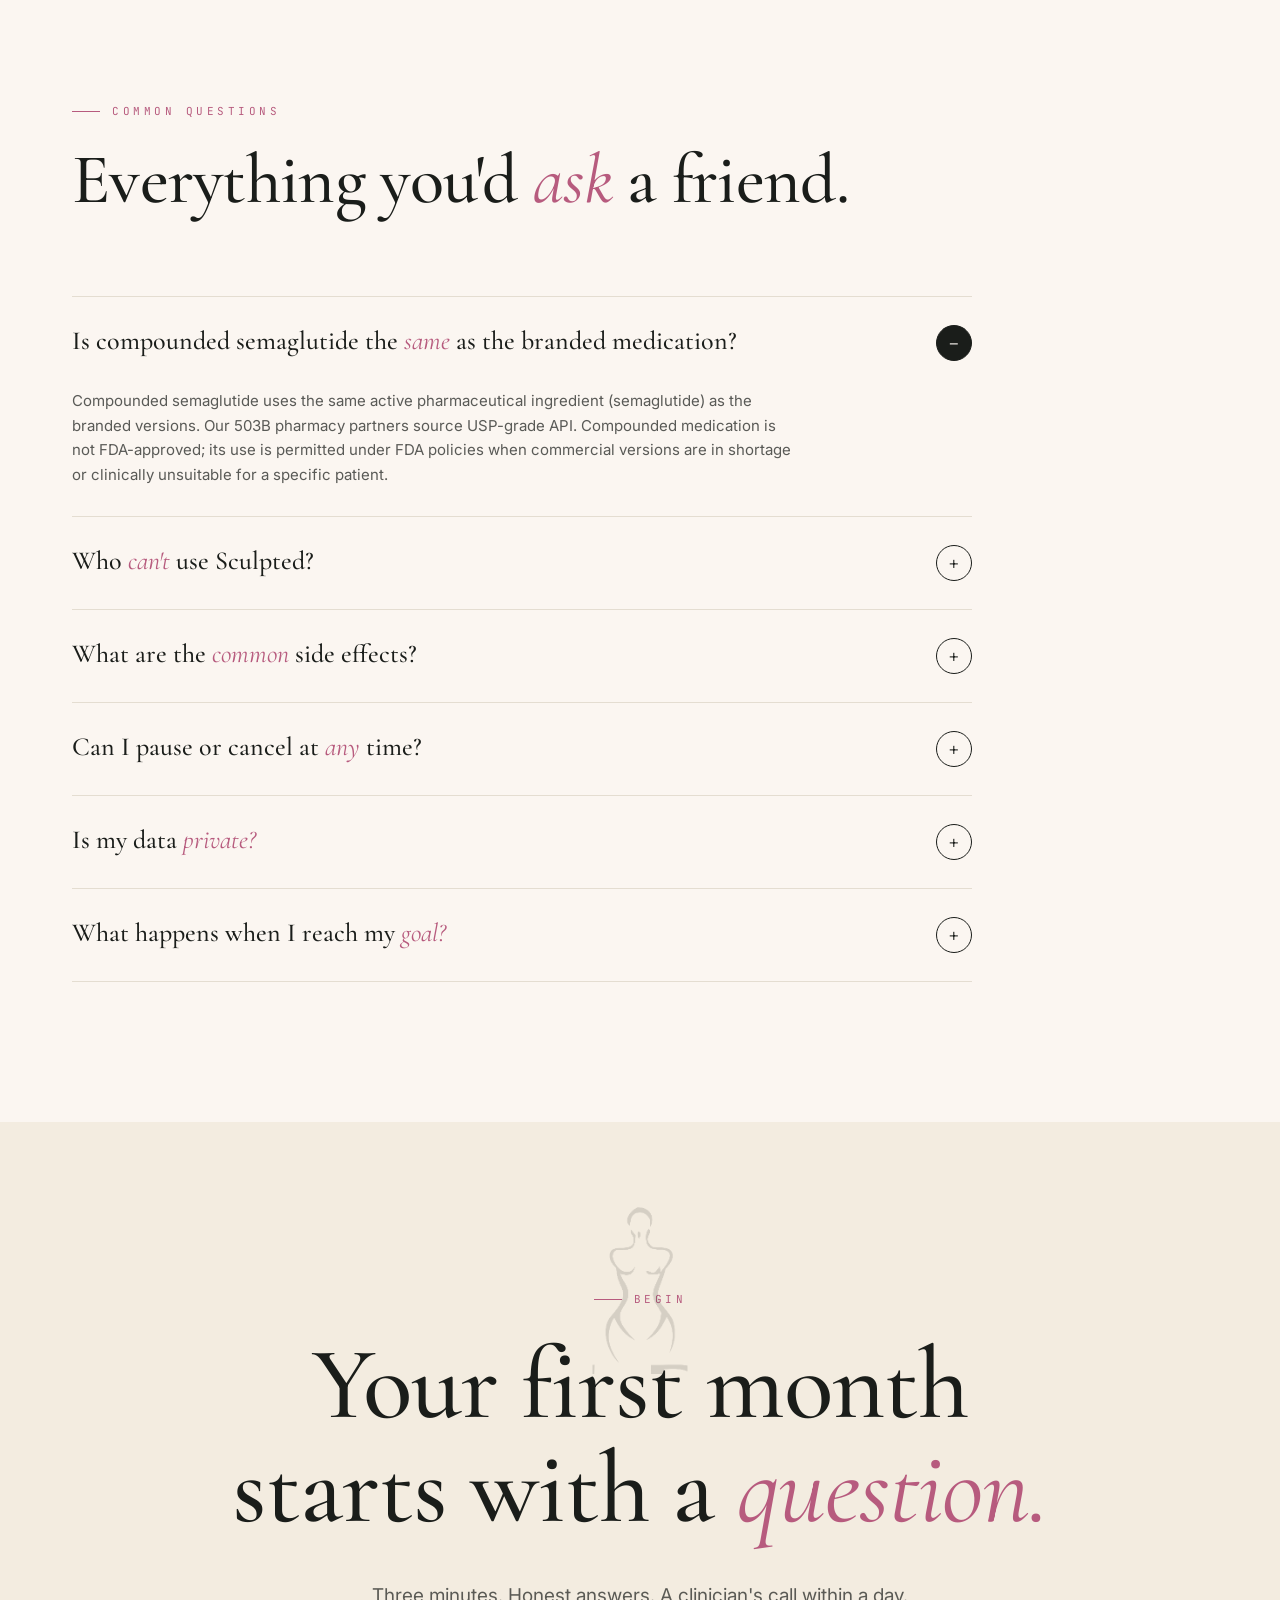
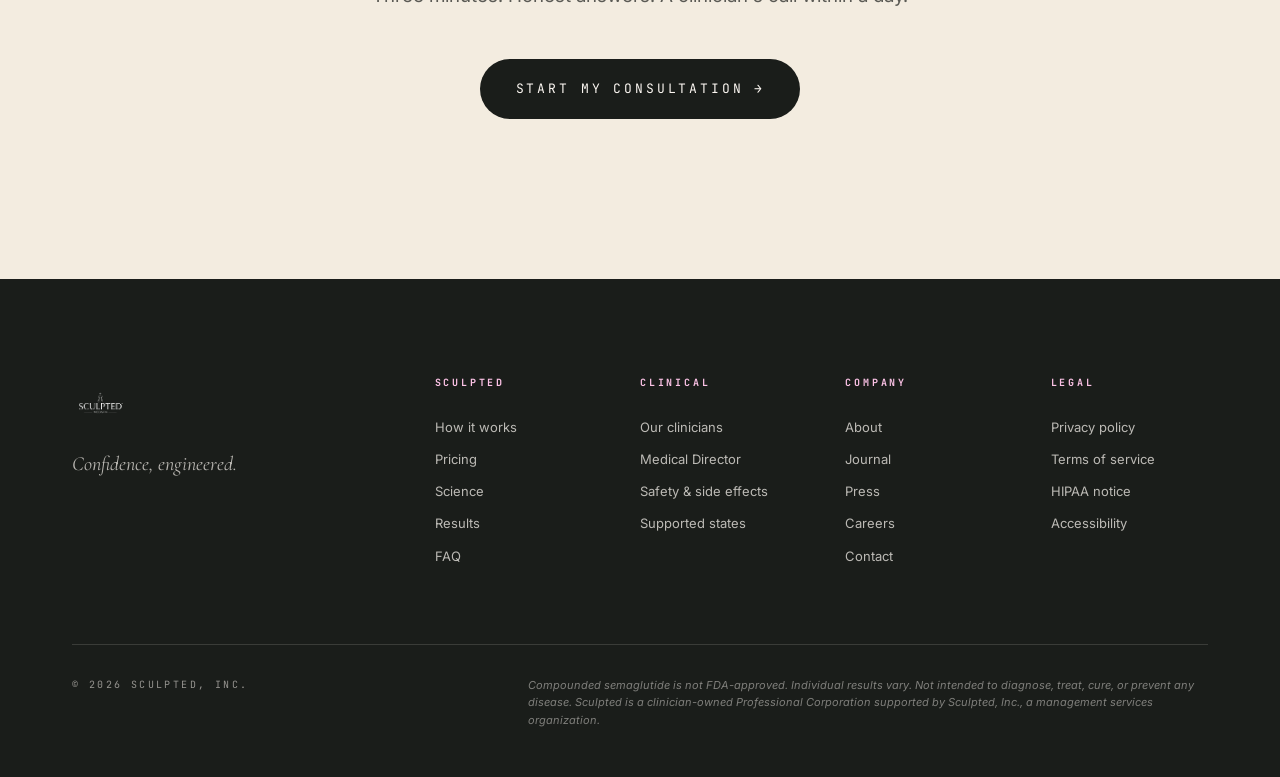
<file: site/Sculpted Site.html>
<!doctype html>
<html lang="en">
<head>
<meta charset="utf-8"/>
<meta name="viewport" content="width=device-width,initial-scale=1"/>
<title>Sculpted — Medical weight loss, finally accessible.</title>
<meta name="description" content="Physician-supervised GLP-1 weight loss. Three-minute eligibility quiz, clinician review in 24 hours, compounded semaglutide shipped to your door starting at $179."/>
<meta property="og:title" content="Sculpted — Medical weight loss, finally accessible."/>
<meta property="og:description" content="Physician-supervised GLP-1 weight loss starting at $179. No insurance required."/>
<meta property="og:type" content="website"/>
<link rel="preconnect" href="https://fonts.googleapis.com">
<link rel="preconnect" href="https://fonts.gstatic.com" crossorigin>
<link rel="stylesheet" href="https://fonts.googleapis.com/css2?family=Cormorant+Garamond:ital,wght@0,400;0,500;0,600;1,400;1,500&family=Inter:wght@400;500;600&family=JetBrains+Mono:wght@400;500&display=swap">
<link rel="stylesheet" href="site.css">
<script type="application/ld+json">
{
  "@context": "https://schema.org",
  "@type": "MedicalBusiness",
  "name": "Sculpted",
  "description": "Physician-supervised GLP-1 weight loss telehealth",
  "url": "https://getsculpted.com"
}
</script>
</head>
<body>

<!-- NAV -->
<header>
  <nav class="nav" id="site-nav" aria-label="Main navigation">
    <div class="nav-logo">
      <a href="#home" aria-label="Sculpted home">
        <img src="../assets/sculpted-logo-black-nosub.png" alt="Sculpted"/>
      </a>
    </div>
    <div class="nav-links" role="list">
      <a href="#how-it-works" role="listitem">How it works</a>
      <a href="#science" role="listitem">Science</a>
      <a href="#pricing" role="listitem">Pricing</a>
      <a href="#results" role="listitem">Results</a>
      <a href="#faq" role="listitem">FAQ</a>
    </div>
    <a class="nav-cta" href="#" aria-label="Sign in to your account">Sign in</a>
  </nav>
</header>

<main>

<!-- HERO -->
<section class="hero" id="home" aria-labelledby="hero-heading">
  <div class="hero-copy">
    <div class="hero-eyebrow">Physician-supervised GLP-1 · Nationwide telehealth</div>
    <h1 id="hero-heading">Medical weight&nbsp;loss,<br/><em>finally accessible.</em></h1>
    <p class="hero-lede">A three-minute eligibility quiz. Clinician review in 24 hours. Compounded semaglutide shipped to your door — starting at $179. No insurance required.</p>
    <div class="hero-cta-row">
      <button class="btn btn-primary open-quiz" aria-label="Start my consultation">Start my consultation <span class="arrow">→</span></button>
      <button class="btn btn-ghost open-quiz">See if I qualify</button>
    </div>
    <div class="hero-meta" aria-label="Key facts">
      <div><span class="dot" aria-hidden="true">◆</span> 3-min quiz</div>
      <div><span class="dot" aria-hidden="true">◆</span> 24-hr review</div>
      <div><span class="dot" aria-hidden="true">◆</span> No insurance needed</div>
    </div>
  </div>

  <div class="hero-photo" role="img" aria-label="Editorial photograph placeholder — woman, natural window light, 4:5 crop">
    <div class="hero-photo-placeholder" aria-hidden="true">
      [ Editorial photograph ]
      <small>Woman, natural window light · 4:5 crop</small>
    </div>
    <div class="hero-photo-caption">ELENA · MEMBER · MONTH 04</div>
  </div>

  <div class="hero-badge" aria-label="Member satisfaction: 4.9 stars, based on 2,847 reviews">
    <div class="big">4.9★</div>
    <div>Average member<br/>satisfaction</div>
    <div class="rule" aria-hidden="true"></div>
    <div>Based on 2,847<br/>reviews</div>
  </div>
</section>

<!-- PRESS -->
<section class="press" aria-label="As seen in">
  <div class="press-label">AS SEEN IN</div>
  <div class="press-logo" aria-label="Vogue">Vogue</div>
  <div class="press-logo allure" aria-label="Allure">ALLURE</div>
  <div class="press-logo bazaar" aria-label="Harper's Bazaar">Harper's Bazaar</div>
  <div class="press-logo goop" aria-label="Goop">goop</div>
  <div class="press-logo refinery" aria-label="Refinery29">R29</div>
  <div class="press-logo sans" aria-label="The Cut">THE CUT</div>
</section>

<!-- HOW IT WORKS -->
<section class="section how" id="how-it-works" aria-labelledby="how-heading">
  <div class="section-head">
    <div class="section-kicker">How it works</div>
    <h2 class="section-title" id="how-heading">Three steps between you<br/>and your <em>protocol.</em></h2>
  </div>
  <div class="how-grid">
    <div class="step">
      <div class="step-num">STEP 01</div>
      <div class="step-icon" aria-hidden="true">
        <svg viewBox="0 0 24 24" aria-hidden="true"><path d="M4 6h16M4 12h16M4 18h10"/></svg>
      </div>
      <h3>A <em>quiet</em> intake.</h3>
      <p>Answer fifteen questions about your history, goals, and current health. Upload recent labs if you have them — we'll order them if you don't.</p>
      <div class="step-time">3 minutes</div>
    </div>
    <div class="step">
      <div class="step-num">STEP 02</div>
      <div class="step-icon" aria-hidden="true">
        <svg viewBox="0 0 24 24" aria-hidden="true"><path d="M12 3v18M3 12h18" stroke-linecap="round"/><circle cx="12" cy="12" r="9"/></svg>
      </div>
      <h3>A clinician <em>reviews.</em></h3>
      <p>A licensed NP or PA in your state reviews your profile within 24 hours. If you're eligible, they'll design a titration plan matched to your physiology.</p>
      <div class="step-time">24 hours</div>
    </div>
    <div class="step">
      <div class="step-num">STEP 03</div>
      <div class="step-icon" aria-hidden="true">
        <svg viewBox="0 0 24 24" aria-hidden="true"><rect x="4" y="7" width="16" height="12" rx="1"/><path d="M8 11h8M8 15h5"/></svg>
      </div>
      <h3>Your <em>month</em> arrives.</h3>
      <p>Compounded semaglutide ships in refrigerated packaging from an FDA-registered 503B pharmacy. Unlimited clinician messaging included.</p>
      <div class="step-time">2–5 business days</div>
    </div>
  </div>
</section>

<!-- SCIENCE -->
<section class="section science" id="science" aria-labelledby="science-heading">
  <div class="section-head">
    <div class="section-kicker">The science</div>
    <h2 class="section-title" id="science-heading">Semaglutide,<br/><em>titrated to you.</em></h2>
    <p class="section-lede">GLP-1 receptor agonists mimic a hormone your gut already makes. They slow gastric emptying, quiet food noise, and recalibrate your hunger signaling. Our clinicians adjust dosing monthly based on your response.</p>
  </div>
  <div class="science-split">
    <div class="science-visual" role="img" aria-label="Product photograph placeholder — glass vial on linen, warm low light">
      <div class="placeholder" aria-hidden="true">
        [ Product photograph ]
        <small>Glass vial on linen · warm low light</small>
      </div>
    </div>
    <div class="science-facts">
      <div class="fact">
        <div class="fact-num">15<em>%</em></div>
        <div class="fact-label">Average 12-month body weight reduction</div>
        <div class="fact-body">Clinical trials of semaglutide 2.4mg showed a mean 14.9% reduction in body weight over 68 weeks — the most significant non-surgical intervention to date.</div>
      </div>
      <div class="fact">
        <div class="fact-num">8<em>×</em></div>
        <div class="fact-label">More effective than willpower alone</div>
        <div class="fact-body">Lifestyle changes without pharmacological support produce, on average, 3–5% body weight loss. Semaglutide plus lifestyle changes produces meaningfully more.</div>
      </div>
      <div class="fact">
        <div class="fact-num">24<em>/7</em></div>
        <div class="fact-label">Clinician messaging with your membership</div>
        <div class="fact-body">Side effects, dose questions, plateaus — your care team responds in hours, not weeks. No call center, no phone tree.</div>
      </div>
    </div>
  </div>
</section>

<!-- PRICING -->
<section class="section pricing" id="pricing" aria-labelledby="pricing-heading">
  <div class="section-head">
    <div class="section-kicker">Pricing</div>
    <h2 class="section-title" id="pricing-heading">Honest pricing.<br/>No hidden <em>refills.</em></h2>
    <p class="section-lede">Month-to-month. Cancel anytime. Every plan includes your consultation, medication, titration, and unlimited clinician messaging.</p>
  </div>
  <div class="price-grid">
    <div class="price-card">
      <div class="tag">MONTH 01 · STARTING DOSE</div>
      <h3>Your first <em>month.</em></h3>
      <div class="price-num"><sup>$</sup>179<small> / month</small></div>
      <ul class="price-list" aria-label="First month includes">
        <li>Full clinical intake &amp; review</li>
        <li>4-week supply of semaglutide</li>
        <li>Titration plan designed for you</li>
        <li>Unlimited clinician messaging</li>
        <li>Refrigerated overnight shipping</li>
      </ul>
      <div class="price-note">NO LONG-TERM COMMITMENT</div>
    </div>
    <div class="price-card">
      <div class="tag">MONTH 02 &amp; BEYOND</div>
      <h3>Your ongoing <em>protocol.</em></h3>
      <div class="price-num"><sup>$</sup>299<small> / month</small></div>
      <ul class="price-list" aria-label="Ongoing plan includes">
        <li>Continued medication at optimized dose</li>
        <li>Monthly clinician check-ins</li>
        <li>Plateau &amp; side-effect support</li>
        <li>Lab work ordered as needed</li>
        <li>Pause or cancel any time</li>
      </ul>
      <div class="price-note">MEMBER · 87% LESS THAN BRANDED</div>
    </div>
  </div>
</section>

<!-- RESULTS / BEFORE-AFTER -->
<section class="section results" id="results" aria-labelledby="results-heading">
  <div class="section-head">
    <div class="section-kicker">Member results</div>
    <h2 class="section-title" id="results-heading">Quiet, measurable <em>change.</em></h2>
    <p class="section-lede">We only share members' photos with written consent. Identifying details are blurred per FTC guidance. Individual results vary.</p>
  </div>
  <div class="ba-grid">
    <div class="ba-card">
      <div class="ba-frames" aria-label="Before and after photos, faces obscured for privacy">
        <div class="ba-frame" data-label="BEFORE" role="img" aria-label="Before photo, Sarah, Houston"></div>
        <div class="ba-frame ba-frame--after" data-label="MONTH 06" role="img" aria-label="After photo at month 6"></div>
      </div>
      <div class="ba-caption">
        <div class="name">Sarah · 34</div>
        <div class="details">HOUSTON · LOST 28 LB · 6 MONTHS</div>
        <div class="quote">"I stopped thinking about food constantly. That alone changed my life."</div>
      </div>
    </div>
    <div class="ba-card">
      <div class="ba-frames" aria-label="Before and after photos, faces obscured for privacy">
        <div class="ba-frame" data-label="BEFORE" role="img" aria-label="Before photo, Maria, Denver"></div>
        <div class="ba-frame ba-frame--after" data-label="MONTH 08" role="img" aria-label="After photo at month 8"></div>
      </div>
      <div class="ba-caption">
        <div class="name">Maria · 42</div>
        <div class="details">DENVER · LOST 41 LB · 8 MONTHS</div>
        <div class="quote">"The titration made all the difference. No crashes. No extremes."</div>
      </div>
    </div>
    <div class="ba-card">
      <div class="ba-frames" aria-label="Before and after photos, faces obscured for privacy">
        <div class="ba-frame" data-label="BEFORE" role="img" aria-label="Before photo, Jennifer, Austin"></div>
        <div class="ba-frame ba-frame--after" data-label="MONTH 04" role="img" aria-label="After photo at month 4"></div>
      </div>
      <div class="ba-caption">
        <div class="name">Jennifer · 38</div>
        <div class="details">AUSTIN · LOST 19 LB · 4 MONTHS</div>
        <div class="quote">"Having a clinician I could actually message was everything."</div>
      </div>
    </div>
  </div>
  <div class="ba-disclaimer" role="note">
    Individual results vary. Weight loss with GLP-1 therapy depends on dose, duration, lifestyle, and individual physiology. Photographs are of actual members and shared with written consent; faces and identifying features are intentionally obscured to protect member privacy. Compounded semaglutide is not FDA-approved.
  </div>
</section>

<!-- TESTIMONIAL -->
<section class="testimonials" aria-labelledby="testimonials-heading">
  <blockquote>
    <p class="quote-lead">"The first time I didn't have to explain to a doctor why I'd tried everything. They just said — we'll find the dose that works for you — and they did."</p>
    <footer class="quote-attr">— LENA · MEMBER · CHICAGO · MONTH 09</footer>
  </blockquote>
  <div class="testimonial-row" role="list" aria-label="Member reviews">
    <div class="t-card" role="listitem">
      <div class="stars" aria-label="Five stars">★★★★★</div>
      <p>"I used to feel like a patient. Now I feel like a client."</p>
      <div class="who">J. · PHOENIX · MONTH 06</div>
    </div>
    <div class="t-card" role="listitem">
      <div class="stars" aria-label="Five stars">★★★★★</div>
      <p>"My clinician responded at 9pm on a Tuesday. That never happened at my regular doctor."</p>
      <div class="who">A. · BROOKLYN · MONTH 11</div>
    </div>
    <div class="t-card" role="listitem">
      <div class="stars" aria-label="Five stars">★★★★★</div>
      <p>"Sculpted feels like a beauty brand that happens to also be a clinic. I mean that as a compliment."</p>
      <div class="who">K. · LOS ANGELES · MONTH 03</div>
    </div>
  </div>
</section>

<!-- SAFETY / COMPLIANCE -->
<section class="safety" aria-labelledby="safety-heading">
  <div class="safety-grid">
    <div>
      <div class="section-kicker">Safety &amp; compliance</div>
      <h2 class="section-title" id="safety-heading">Medicine, <em>not marketing.</em></h2>
      <p class="section-lede" style="margin-top:28px">Sculpted is organized as a clinician-owned Professional Corporation with a managed services affiliate. Every prescribing decision is made by a licensed clinician in your state. Every vial ships from an FDA-registered facility.</p>
    </div>
    <div class="compliance-list">
      <div class="comp-item">
        <div class="comp-badge" aria-hidden="true">503B</div>
        <div>
          <h4>FDA-registered 503B pharmacies</h4>
          <p>Our compounding partners are FDA-registered outsourcing facilities subject to cGMP inspection and a published list of permitted bulk drug substances.</p>
        </div>
      </div>
      <div class="comp-item">
        <div class="comp-badge" aria-hidden="true">CPOM</div>
        <div>
          <h4>Corporate Practice compliant</h4>
          <p>Clinical decisions sit inside a physician-owned PC. Sculpted provides technology and administrative services under a standard MSA.</p>
        </div>
      </div>
      <div class="comp-item">
        <div class="comp-badge" aria-hidden="true">HIPAA</div>
        <div>
          <h4>HIPAA &amp; SOC 2 architecture</h4>
          <p>Your PHI is encrypted at rest and in transit. We sign a Business Associate Agreement with every clinical and pharmacy partner in the chain.</p>
        </div>
      </div>
      <div class="comp-item">
        <div class="comp-badge" aria-hidden="true">MD</div>
        <div>
          <h4>Medical Director oversight</h4>
          <p>Our Medical Director, a board-certified obesity medicine specialist, reviews protocol updates and adverse event reports every week.</p>
        </div>
      </div>
    </div>
  </div>
</section>

<!-- FAQ -->
<section class="section faq" id="faq" aria-labelledby="faq-heading">
  <div class="section-head">
    <div class="section-kicker">Common questions</div>
    <h2 class="section-title" id="faq-heading">Everything you'd <em>ask</em> a friend.</h2>
  </div>
  <div class="faq-list" id="faq-list">

    <div class="faq-item" aria-expanded="true">
      <button class="faq-trigger" aria-controls="faq-a1" aria-expanded="true">
        <h4>Is compounded semaglutide the <em>same</em> as the branded medication?</h4>
        <div class="faq-toggle" aria-hidden="true">−</div>
      </button>
      <div class="faq-body" id="faq-a1" role="region">
        <div class="faq-body-inner">Compounded semaglutide uses the same active pharmaceutical ingredient (semaglutide) as the branded versions. Our 503B pharmacy partners source USP-grade API. Compounded medication is not FDA-approved; its use is permitted under FDA policies when commercial versions are in shortage or clinically unsuitable for a specific patient.</div>
      </div>
    </div>

    <div class="faq-item" aria-expanded="false">
      <button class="faq-trigger" aria-controls="faq-a2" aria-expanded="false">
        <h4>Who <em>can't</em> use Sculpted?</h4>
        <div class="faq-toggle" aria-hidden="true">+</div>
      </button>
      <div class="faq-body" id="faq-a2" role="region" hidden>
        <div class="faq-body-inner">Sculpted is not appropriate for people with a personal or family history of medullary thyroid carcinoma, Multiple Endocrine Neoplasia syndrome type 2, or a history of pancreatitis. It is also not appropriate during pregnancy, nursing, or when trying to conceive. Your clinician will review your full history before prescribing.</div>
      </div>
    </div>

    <div class="faq-item" aria-expanded="false">
      <button class="faq-trigger" aria-controls="faq-a3" aria-expanded="false">
        <h4>What are the <em>common</em> side effects?</h4>
        <div class="faq-toggle" aria-hidden="true">+</div>
      </button>
      <div class="faq-body" id="faq-a3" role="region" hidden>
        <div class="faq-body-inner">The most common side effects are gastrointestinal: nausea, constipation, and, less often, vomiting. These are typically mild and transient, especially with the slow titration protocol our clinicians use. Most members find that symptoms resolve within the first 4–6 weeks. Your care team is available 24/7 to support any concerns.</div>
      </div>
    </div>

    <div class="faq-item" aria-expanded="false">
      <button class="faq-trigger" aria-controls="faq-a4" aria-expanded="false">
        <h4>Can I pause or cancel at <em>any</em> time?</h4>
        <div class="faq-toggle" aria-hidden="true">+</div>
      </button>
      <div class="faq-body" id="faq-a4" role="region" hidden>
        <div class="faq-body-inner">Yes. There is no long-term commitment. You can pause or cancel from your member portal at any time before your next renewal date. If you cancel, your clinical record is retained so that rejoining is seamless whenever you're ready.</div>
      </div>
    </div>

    <div class="faq-item" aria-expanded="false">
      <button class="faq-trigger" aria-controls="faq-a5" aria-expanded="false">
        <h4>Is my data <em>private?</em></h4>
        <div class="faq-toggle" aria-hidden="true">+</div>
      </button>
      <div class="faq-body" id="faq-a5" role="region" hidden>
        <div class="faq-body-inner">Your health information is protected under HIPAA and stored in a SOC 2-compliant infrastructure. We do not sell or share your data with third parties. We sign Business Associate Agreements with every vendor who touches your PHI.</div>
      </div>
    </div>

    <div class="faq-item" aria-expanded="false">
      <button class="faq-trigger" aria-controls="faq-a6" aria-expanded="false">
        <h4>What happens when I reach my <em>goal?</em></h4>
        <div class="faq-toggle" aria-hidden="true">+</div>
      </button>
      <div class="faq-body" id="faq-a6" role="region" hidden>
        <div class="faq-body-inner">Your clinician will work with you on a tapering and maintenance plan. Many members continue at a lower maintenance dose; others transition off medication entirely. The goal is long-term health, not indefinite prescriptions. We'll guide the next step based on your response and your goals.</div>
      </div>
    </div>

  </div>
</section>

<!-- FINAL CTA -->
<section class="final-cta" aria-labelledby="cta-heading">
  <img src="../assets/sculpted-silhouette.png" class="final-cta-logo" alt="" aria-hidden="true"/>
  <div class="section-kicker" style="justify-content:center">Begin</div>
  <h2 class="section-title" id="cta-heading">Your first month<br/>starts with a <em>question.</em></h2>
  <p class="section-lede">Three minutes. Honest answers. A clinician's call within a day.</p>
  <button class="btn btn-primary open-quiz">Start my consultation <span class="arrow">→</span></button>
</section>

<!-- FOOTER -->
<footer class="footer" aria-label="Site footer">
  <div class="footer-grid">
    <div class="footer-brand">
      <img src="../assets/sculpted-logo-white.png" alt="Sculpted"/>
      <p>Confidence, engineered.</p>
    </div>
    <div class="footer-col">
      <h5>Sculpted</h5>
      <ul>
        <li><a href="#how-it-works">How it works</a></li>
        <li><a href="#pricing">Pricing</a></li>
        <li><a href="#science">Science</a></li>
        <li><a href="#results">Results</a></li>
        <li><a href="#faq">FAQ</a></li>
      </ul>
    </div>
    <div class="footer-col">
      <h5>Clinical</h5>
      <ul>
        <li>Our clinicians</li>
        <li>Medical Director</li>
        <li>Safety &amp; side effects</li>
        <li>Supported states</li>
      </ul>
    </div>
    <div class="footer-col">
      <h5>Company</h5>
      <ul>
        <li>About</li>
        <li>Journal</li>
        <li>Press</li>
        <li>Careers</li>
        <li>Contact</li>
      </ul>
    </div>
    <div class="footer-col">
      <h5>Legal</h5>
      <ul>
        <li>Privacy policy</li>
        <li>Terms of service</li>
        <li>HIPAA notice</li>
        <li>Accessibility</li>
      </ul>
    </div>
  </div>
  <div class="footer-bottom">
    <div>© 2026 SCULPTED, INC.</div>
    <p class="disclaimer">Compounded semaglutide is not FDA-approved. Individual results vary. Not intended to diagnose, treat, cure, or prevent any disease. Sculpted is a clinician-owned Professional Corporation supported by Sculpted, Inc., a management services organization.</p>
  </div>
</footer>

</main>

<!-- QUIZ OVERLAY -->
<div class="quiz-overlay" id="quiz-overlay" role="dialog" aria-modal="true" aria-label="Eligibility quiz" aria-hidden="true">
  <div class="quiz-shell" id="quiz-shell">
    <div class="quiz-top">
      <img src="../assets/sculpted-logo-black-nosub.png" alt="Sculpted"/>
      <button class="quiz-exit" id="quiz-exit" aria-label="Close quiz and return to site">← Exit</button>
    </div>
    <div class="progress" role="progressbar" aria-valuemin="0" aria-valuemax="100" aria-valuenow="20" aria-label="Quiz progress">
      <div class="progress-bar" id="progress-bar" style="width:20%"></div>
    </div>
    <div class="quiz-main" id="quiz-main">
      <div class="quiz-left">
        <div class="quiz-step" id="quiz-step">STEP 01 / 05</div>
        <h2 class="quiz-q" id="quiz-q">What's your <em>primary</em> goal?</h2>
        <p class="quiz-sub" id="quiz-sub">There's no wrong answer. Your clinician will tailor your plan to what you actually want.</p>
        <div class="quiz-options" id="quiz-options" role="radiogroup" aria-labelledby="quiz-q"></div>
      </div>
      <div class="quiz-right" aria-hidden="true">
        <div class="quiz-photo-placeholder">
          [ Editorial photograph ]
          <small>Hand, water glass · morning light</small>
        </div>
      </div>
    </div>
    <div class="quiz-bottom">
      <button class="quiz-back" id="quiz-back" aria-label="Go to previous step">◄ Back</button>
      <button class="quiz-next" id="quiz-next">Continue <span aria-hidden="true">→</span></button>
    </div>
  </div>

  <!-- Result screen (shown after completing the quiz) -->
  <div class="quiz-result" id="quiz-result" aria-label="Your eligibility result">
    <div class="result-left">
      <div class="result-kicker">You qualify</div>
      <h1 class="result-title">Welcome,<br/><em>Elena.</em></h1>
      <p class="result-body">Based on your answers, you're eligible for Sculpted's GLP-1 protocol. A licensed clinician will review your full profile within 24 hours and confirm your starting dose.</p>
      <div class="result-card">
        <h4>Your recommended plan</h4>
        <div class="result-row">
          <div class="k">PROTOCOL</div>
          <div class="v">Semaglutide · 0.25mg start</div>
        </div>
        <div class="result-row">
          <div class="k">TITRATION</div>
          <div class="v">4-week step-up</div>
        </div>
        <div class="result-row">
          <div class="k">SHIPS IN</div>
          <div class="v">2–5 business days</div>
        </div>
        <div class="result-row">
          <div class="k">TODAY</div>
          <div class="v">$179</div>
        </div>
      </div>
      <div class="result-actions">
        <a class="btn btn-primary" href="#">Reserve my first month <span class="arrow">→</span></a>
        <a class="btn btn-ghost" href="#">Talk to a clinician first</a>
      </div>
      <div class="result-fine">CHARGED ONLY AFTER CLINICIAN APPROVAL · CANCEL ANYTIME</div>
    </div>
    <div class="result-right">
      <img src="../assets/sculpted-logo-black-nosub.png" alt="Sculpted"/>
      <div class="mono-stamp">
        <div>RX / PENDING CLINICIAN REVIEW</div>
        <div>2026</div>
      </div>
    </div>
  </div>
</div>

<script>
// ----- Sticky nav
const nav = document.getElementById('site-nav');
const onScroll = () => nav.classList.toggle('scrolled', window.scrollY > 60);
window.addEventListener('scroll', onScroll, { passive: true });

// ----- FAQ accordion
const faqItems = document.querySelectorAll('.faq-item');
faqItems.forEach(item => {
  const trigger = item.querySelector('.faq-trigger');
  const body = item.querySelector('.faq-body');
  const toggle = item.querySelector('.faq-toggle');
  const isOpen = item.getAttribute('aria-expanded') === 'true';

  if (isOpen) {
    body.style.maxHeight = body.scrollHeight + 'px';
    body.removeAttribute('hidden');
  }

  trigger.addEventListener('click', () => {
    const open = item.getAttribute('aria-expanded') === 'true';
    faqItems.forEach(i => {
      i.setAttribute('aria-expanded', 'false');
      i.querySelector('.faq-trigger').setAttribute('aria-expanded', 'false');
      i.querySelector('.faq-toggle').textContent = '+';
      const b = i.querySelector('.faq-body');
      b.style.maxHeight = '0';
    });
    if (!open) {
      item.setAttribute('aria-expanded', 'true');
      trigger.setAttribute('aria-expanded', 'true');
      toggle.textContent = '−';
      body.removeAttribute('hidden');
      body.style.maxHeight = body.scrollHeight + 'px';
    }
  });
});

// ----- Quiz overlay
const overlay = document.getElementById('quiz-overlay');
const quizShell = document.getElementById('quiz-shell');
const quizResult = document.getElementById('quiz-result');
const exitBtn = document.getElementById('quiz-exit');
let prevFocus = null;

function openQuiz() {
  prevFocus = document.activeElement;
  overlay.classList.add('open');
  overlay.setAttribute('aria-hidden', 'false');
  document.body.style.overflow = 'hidden';
  quizShell.style.display = '';
  quizResult.classList.remove('active');
  stepIdx = 0;
  selected = {};
  renderStep();
  setTimeout(() => exitBtn.focus(), 50);
}

function closeQuiz() {
  overlay.classList.remove('open');
  overlay.setAttribute('aria-hidden', 'true');
  document.body.style.overflow = '';
  if (prevFocus) prevFocus.focus();
}

document.querySelectorAll('.open-quiz').forEach(b => b.addEventListener('click', openQuiz));
exitBtn.addEventListener('click', closeQuiz);
overlay.addEventListener('keydown', e => { if (e.key === 'Escape') closeQuiz(); });

// ----- Quiz logic
const STEPS = [
  {
    q: "What's your <em>primary</em> goal?",
    sub: "There's no wrong answer. Your clinician will tailor your plan to what you actually want.",
    opts: [
      ['sustainable', 'Sustainable weight loss over 6–12 months'],
      ['metabolic', 'Improving my metabolic markers (A1C, lipids)'],
      ['appetite', 'Quieting constant food noise & cravings'],
      ['aesthetic', 'A specific aesthetic goal or event'],
    ],
  },
  {
    q: "Have you tried GLP-1 <em>before?</em>",
    sub: "This tells your clinician where to start your titration — not whether you qualify.",
    opts: [
      ['never', "I've never taken a GLP-1"],
      ['briefly', 'Yes, briefly (under 3 months)'],
      ['extended', 'Yes, for 3+ months'],
      ['currently', "I'm currently on one"],
    ],
  },
  {
    q: "Any of the <em>following</em> apply?",
    sub: "Select everything that's true. These don't automatically disqualify you — your clinician will discuss each.",
    opts: [
      ['none', 'None of the below'],
      ['thyroid', 'Personal or family history of medullary thyroid cancer'],
      ['pancreatitis', 'History of pancreatitis'],
      ['pregnant', 'Pregnant, nursing, or trying to conceive'],
    ],
  },
  {
    q: "Where do you <em>live?</em>",
    sub: "We're currently licensed to treat in 38 states. If we can't serve you yet, we'll let you know.",
    opts: [
      ['tx', 'Texas'],
      ['ca', 'California'],
      ['ny', 'New York'],
      ['other', "Somewhere else (we'll check)"],
    ],
  },
  {
    q: "Ready to meet your <em>clinician?</em>",
    sub: "We'll ask for a few more details — height, weight, and recent labs if you have them.",
    opts: [
      ['yes', "Yes — let's continue"],
      ['account', 'Create my account first'],
    ],
  },
];

let stepIdx = 0;
let selected = {};

const stepEl = document.getElementById('quiz-step');
const qEl = document.getElementById('quiz-q');
const subEl = document.getElementById('quiz-sub');
const optsEl = document.getElementById('quiz-options');
const barEl = document.getElementById('progress-bar');
const progressBar = barEl.parentElement;
const nextBtn = document.getElementById('quiz-next');
const backBtn = document.getElementById('quiz-back');

function renderStep() {
  const s = STEPS[stepIdx];
  stepEl.textContent = `STEP 0${stepIdx + 1} / 0${STEPS.length}`;
  qEl.innerHTML = s.q;
  subEl.textContent = s.sub;
  const pct = Math.round(((stepIdx + 1) / STEPS.length) * 100);
  barEl.style.width = pct + '%';
  progressBar.setAttribute('aria-valuenow', pct);
  nextBtn.innerHTML = stepIdx === STEPS.length - 1
    ? 'See my result <span aria-hidden="true">→</span>'
    : 'Continue <span aria-hidden="true">→</span>';
  backBtn.style.visibility = stepIdx === 0 ? 'hidden' : 'visible';

  optsEl.innerHTML = s.opts.map(([val, text], i) => `
    <button
      class="quiz-opt${selected[stepIdx] === val ? ' selected' : ''}"
      data-val="${val}"
      role="radio"
      aria-checked="${selected[stepIdx] === val ? 'true' : 'false'}"
    >
      <span class="letter" aria-hidden="true">${String.fromCharCode(65 + i)}</span>
      <span class="opt-dot" aria-hidden="true"></span>
      <span class="text">${text}</span>
    </button>
  `).join('');

  optsEl.querySelectorAll('.quiz-opt').forEach(el => {
    el.addEventListener('click', () => {
      selected[stepIdx] = el.dataset.val;
      renderStep();
    });
  });
}

nextBtn.addEventListener('click', () => {
  if (stepIdx === STEPS.length - 1) {
    quizShell.style.display = 'none';
    quizResult.classList.add('active');
    quizResult.querySelector('.result-left .btn-primary').focus();
    return;
  }
  stepIdx++;
  renderStep();
});

backBtn.addEventListener('click', () => {
  if (stepIdx > 0) { stepIdx--; renderStep(); }
});
</script>
</body>
</html>
</file>
<file: site/site.css>
:root {
  --blush: #FCC2E6;
  --blush-soft: #FCE4F3;
  --rose: #E4739E;
  --rose-deep: #B75B7E;
  --cream: #FBF6F1;
  --cream-warm: #F3ECE0;
  --ink: #1a1d1a;
  --mute: #8A857F;
  --rule: #E4DDD1;

  --display: 'Cormorant Garamond', 'Times New Roman', serif;
  --text: 'Inter', system-ui, -apple-system, sans-serif;
  --mono: 'JetBrains Mono', ui-monospace, monospace;
}

* { box-sizing: border-box; margin: 0; padding: 0; }
html { scroll-behavior: smooth; }
html, body { background: var(--cream); color: var(--ink); font-family: var(--text); font-size: 16px; line-height: 1.55; -webkit-font-smoothing: antialiased; }
img { max-width: 100%; display: block; }
a { color: inherit; text-decoration: none; }
button { font: inherit; cursor: pointer; background: none; border: none; color: inherit; }

/* ---------- Site Nav ---------- */
.nav {
  position: fixed; top: 0; left: 0; right: 0; z-index: 100;
  display: flex; align-items: center; justify-content: space-between;
  padding: 24px 48px;
  color: var(--ink);
  transition: background 300ms, padding 300ms, box-shadow 300ms;
}
.nav.scrolled {
  background: rgba(251,246,241,0.95);
  backdrop-filter: blur(12px);
  -webkit-backdrop-filter: blur(12px);
  padding: 16px 48px;
  box-shadow: 0 1px 0 var(--rule);
}
.nav-logo img { height: 44px; width: auto; transition: height 300ms; }
.nav.scrolled .nav-logo img { height: 36px; }
.nav-links { display: flex; gap: 36px; font-size: 13px; letter-spacing: 0.14em; text-transform: uppercase; }
.nav-links a { opacity: 0.85; transition: opacity 160ms, color 160ms; }
.nav-links a:hover { opacity: 1; color: var(--rose); }
.nav-cta { font-family: var(--mono); font-size: 11px; letter-spacing: 0.22em; text-transform: uppercase; padding: 12px 22px; border: 1px solid currentColor; border-radius: 999px; transition: background 180ms, color 180ms; }
.nav-cta:hover { background: var(--ink); color: var(--cream); border-color: var(--ink); }

/* ---------- Hero ---------- */
.hero {
  position: relative;
  min-height: 100vh;
  background: var(--cream-warm);
  overflow: hidden;
  display: grid;
  grid-template-columns: 1fr 1fr;
  align-items: center;
}
.hero-copy { padding: 180px 72px 120px; position: relative; z-index: 2; }
.hero-eyebrow { font-family: var(--mono); font-size: 11px; letter-spacing: 0.32em; text-transform: uppercase; color: var(--rose-deep); margin-bottom: 28px; display: inline-flex; align-items: center; gap: 10px; }
.hero-eyebrow::before { content: ''; display: block; width: 32px; height: 1px; background: var(--rose-deep); }
.hero h1 {
  font-family: var(--display);
  font-weight: 500;
  font-size: clamp(56px, 7vw, 112px);
  line-height: 0.98;
  letter-spacing: -0.01em;
  color: var(--ink);
  margin-bottom: 32px;
  text-wrap: balance;
}
.hero h1 em { font-style: italic; color: var(--rose-deep); font-family: var(--display); font-weight: 400; }
.hero-lede { font-family: var(--text); font-size: 19px; line-height: 1.55; color: rgba(26,29,26,0.76); max-width: 480px; margin-bottom: 44px; text-wrap: pretty; }
.hero-cta-row { display: flex; gap: 20px; align-items: center; flex-wrap: wrap; }
.btn { display: inline-flex; align-items: center; gap: 10px; padding: 16px 28px; border-radius: 999px; font-family: var(--mono); font-size: 12px; letter-spacing: 0.22em; text-transform: uppercase; transition: transform 180ms, background 180ms, color 180ms, border-color 180ms; }
.btn-primary { background: var(--ink); color: var(--cream); }
.btn-primary:hover { background: var(--rose-deep); }
.btn-primary .arrow { transition: transform 220ms; }
.btn-primary:hover .arrow { transform: translateX(4px); }
.btn-ghost { color: var(--ink); border: 1px solid rgba(26,29,26,0.18); }
.btn-ghost:hover { border-color: var(--ink); }
.hero-meta { margin-top: 56px; display: flex; gap: 40px; font-family: var(--mono); font-size: 11px; letter-spacing: 0.22em; text-transform: uppercase; color: var(--mute); }
.hero-meta .dot { color: var(--rose-deep); }

.hero-photo {
  position: relative;
  height: 100%;
  min-height: 100vh;
  background: linear-gradient(180deg, #E8D8C5 0%, #D4BFA8 50%, #C4A98D 100%);
  overflow: hidden;
}
.hero-photo::before {
  content: '';
  position: absolute; inset: 0;
  background-image:
    radial-gradient(ellipse at 35% 30%, rgba(252,228,200,0.9), transparent 50%),
    radial-gradient(ellipse at 65% 70%, rgba(183,91,126,0.25), transparent 55%);
}
.hero-photo-img {
  position: absolute; inset: 0;
  width: 100%; height: 100%;
  object-fit: cover; object-position: center top;
  display: block;
}
.hero-photo-caption {
  position: absolute; bottom: 48px; right: 48px;
  text-align: right;
  font-family: var(--mono); font-size: 10px; letter-spacing: 0.28em; color: rgba(26,29,26,0.55); text-transform: uppercase;
  z-index: 3;
}
.hero-photo-placeholder {
  position: absolute; top: 50%; left: 50%; transform: translate(-50%,-50%);
  font-family: var(--display); font-style: italic; font-size: 28px; color: rgba(26,29,26,0.35);
  text-align: center;
}
.hero-photo-placeholder small { display: block; font-family: var(--mono); font-style: normal; font-size: 10px; letter-spacing: 0.28em; margin-top: 8px; }

.hero-badge {
  position: absolute; left: 32px; bottom: 56px;
  display: flex; gap: 24px; align-items: center;
  padding: 18px 28px; background: var(--cream); border: 1px solid var(--rule); border-radius: 999px;
  font-family: var(--mono); font-size: 11px; letter-spacing: 0.2em; text-transform: uppercase;
  z-index: 4;
}
.hero-badge .big { font-family: var(--display); font-style: italic; font-size: 24px; letter-spacing: 0; text-transform: none; color: var(--rose-deep); line-height: 1; }
.hero-badge > div:not(.big):not(.rule) { line-height: 1.45; }
.hero-badge .rule { width: 1px; height: 32px; background: var(--rule); flex-shrink: 0; }

/* ---------- Press strip ---------- */
.press {
  display: flex; justify-content: center; align-items: center; gap: 80px;
  padding: 48px;
  background: var(--cream);
  border-top: 1px solid var(--rule);
  border-bottom: 1px solid var(--rule);
}
.press-label { font-family: var(--mono); font-size: 10px; letter-spacing: 0.3em; text-transform: uppercase; color: var(--mute); }
.press-logo {
  font-family: var(--display);
  font-size: 28px;
  letter-spacing: 0.01em;
  color: var(--ink);
  opacity: 0.55;
  transition: opacity 200ms;
}
.press-logo.sans { font-family: var(--text); font-weight: 600; letter-spacing: 0.24em; text-transform: uppercase; font-size: 14px; }
.press-logo.allure { font-family: var(--text); font-weight: 400; letter-spacing: 0.3em; text-transform: uppercase; font-size: 13px; }
.press-logo.bazaar { font-family: var(--display); font-style: italic; font-size: 24px; letter-spacing: 0.02em; }
.press-logo.goop { letter-spacing: 0.2em; text-transform: lowercase; font-family: var(--text); font-weight: 600; font-size: 22px; }
.press-logo.refinery { font-family: var(--text); font-weight: 800; letter-spacing: -0.02em; font-size: 18px; }
.press-logo:hover { opacity: 1; }

/* ---------- Section scaffolding ---------- */
.section { padding: 140px 72px; }
.section-head { max-width: 900px; margin-bottom: 80px; }
.section-kicker { font-family: var(--mono); font-size: 11px; letter-spacing: 0.32em; text-transform: uppercase; color: var(--rose-deep); margin-bottom: 24px; display: inline-flex; align-items: center; gap: 12px; }
.section-kicker::before { content: ''; display: block; width: 28px; height: 1px; background: var(--rose-deep); }
.section-title { font-family: var(--display); font-weight: 500; font-size: clamp(44px, 5.5vw, 84px); line-height: 1.02; letter-spacing: -0.01em; margin-bottom: 28px; text-wrap: balance; }
.section-title em { font-style: italic; color: var(--rose-deep); font-weight: 400; }
.section-lede { font-size: 19px; line-height: 1.6; color: rgba(26,29,26,0.7); max-width: 620px; text-wrap: pretty; }

/* ---------- How it works ---------- */
.how { background: var(--cream); }
.how-grid { display: grid; grid-template-columns: repeat(3, 1fr); gap: 0; border-top: 1px solid var(--rule); }
.step { padding: 56px 44px 64px; border-right: 1px solid var(--rule); position: relative; }
.step:last-child { border-right: none; }
.step-num { font-family: var(--mono); font-size: 11px; letter-spacing: 0.3em; color: var(--rose-deep); margin-bottom: 32px; }
.step-icon { width: 64px; height: 64px; border: 1px solid var(--ink); border-radius: 50%; display: grid; place-items: center; margin-bottom: 32px; }
.step-icon svg { width: 28px; height: 28px; stroke: var(--ink); fill: none; stroke-width: 1.2; }
.step h3 { font-family: var(--display); font-weight: 500; font-size: 32px; line-height: 1.1; margin-bottom: 16px; }
.step h3 em { font-style: italic; color: var(--rose-deep); font-weight: 400; }
.step p { font-size: 15px; line-height: 1.6; color: rgba(26,29,26,0.7); margin-bottom: 20px; }
.step-time { font-family: var(--mono); font-size: 10px; letter-spacing: 0.24em; color: var(--mute); text-transform: uppercase; }

/* ---------- Science ---------- */
.science { background: var(--ink); color: var(--cream); }
.science .section-kicker { color: var(--blush); }
.science .section-kicker::before { background: var(--blush); }
.science .section-title { color: var(--cream); }
.science .section-title em { color: var(--blush); }
.science .section-lede { color: rgba(251,246,241,0.7); }
.science-split { display: grid; grid-template-columns: 1.1fr 1fr; gap: 80px; align-items: start; }
.science-visual { aspect-ratio: 4/5; background: linear-gradient(160deg, #3a3d3a 0%, #1a1d1a 70%); position: relative; border: 1px solid rgba(251,246,241,0.12); overflow: hidden; }
.science-visual::after {
  content: '';
  position: absolute; inset: 0;
  background-image:
    radial-gradient(circle at 50% 35%, rgba(252,194,230,0.2), transparent 45%),
    radial-gradient(circle at 60% 75%, rgba(252,194,230,0.1), transparent 50%);
}
.science-photo {
  position: absolute; inset: 0;
  width: 100%; height: 100%;
  object-fit: cover; object-position: center;
  display: block;
}
.science-visual .placeholder {
  position: absolute; top: 50%; left: 50%; transform: translate(-50%,-50%);
  font-family: var(--display); font-style: italic; font-size: 22px; color: rgba(251,246,241,0.4);
  text-align: center; z-index: 1;
}
.science-visual .placeholder small { display: block; font-family: var(--mono); font-style: normal; font-size: 10px; letter-spacing: 0.3em; margin-top: 8px; text-transform: uppercase; }
.science-facts { display: grid; gap: 0; }
.fact { padding: 32px 0; border-bottom: 1px solid rgba(251,246,241,0.14); }
.fact:last-child { border-bottom: none; }
.fact-num { font-family: var(--display); font-size: 72px; line-height: 1; margin-bottom: 12px; color: var(--blush); font-weight: 500; }
.fact-num em { font-style: italic; font-size: 48px; vertical-align: super; color: rgba(252,194,230,0.6); }
.fact-label { font-family: var(--mono); font-size: 11px; letter-spacing: 0.24em; color: rgba(251,246,241,0.6); text-transform: uppercase; margin-bottom: 10px; }
.fact-body { font-size: 15px; line-height: 1.55; color: rgba(251,246,241,0.75); max-width: 480px; }

/* ---------- Pricing ---------- */
.pricing { background: var(--blush-soft); }
.price-grid { display: grid; grid-template-columns: 1fr 1fr; gap: 0; margin-top: 64px; border: 1px solid rgba(26,29,26,0.15); background: var(--cream); }
.price-card { padding: 56px 48px; border-right: 1px solid rgba(26,29,26,0.15); position: relative; }
.price-card:last-child { border-right: none; background: var(--blush); }
.price-card .tag { font-family: var(--mono); font-size: 11px; letter-spacing: 0.28em; text-transform: uppercase; color: var(--rose-deep); margin-bottom: 24px; }
.price-card h3 { font-family: var(--display); font-weight: 500; font-size: 44px; line-height: 1.05; margin-bottom: 8px; }
.price-card h3 em { font-style: italic; color: var(--rose-deep); font-weight: 400; }
.price-num { font-family: var(--display); font-size: 96px; line-height: 1; letter-spacing: -0.02em; margin: 24px 0 8px; }
.price-num sup { font-size: 32px; font-weight: 500; letter-spacing: 0.02em; vertical-align: super; top: -0.4em; position: relative; }
.price-num small { font-family: var(--text); font-size: 16px; letter-spacing: 0.08em; color: var(--mute); text-transform: uppercase; }
.price-list { list-style: none; padding-top: 24px; border-top: 1px solid rgba(26,29,26,0.14); margin-top: 24px; }
.price-list li { padding: 10px 0; font-size: 14px; display: flex; gap: 12px; align-items: flex-start; color: rgba(26,29,26,0.78); }
.price-list li::before { content: ''; width: 6px; height: 6px; border-radius: 50%; background: var(--rose-deep); flex-shrink: 0; margin-top: 8px; }
.price-note { font-family: var(--mono); font-size: 10px; letter-spacing: 0.22em; color: var(--mute); text-transform: uppercase; margin-top: 32px; }

/* ---------- Before/After ---------- */
.results { background: var(--cream); }
.ba-grid { display: grid; grid-template-columns: repeat(3, 1fr); gap: 40px; margin-top: 72px; }
.ba-frames { display: grid; grid-template-columns: 1fr 1fr; gap: 2px; background: var(--cream-warm); border: 1px solid var(--rule); }
.ba-frame { aspect-ratio: 3/4; position: relative; background: linear-gradient(180deg, #D8C3B0, #B89A80); overflow: hidden; }
.ba-frame--after { background: linear-gradient(180deg, #E8D5C2, #C8AE95); }
.ba-img {
  position: absolute; inset: 0;
  width: 100%; height: 100%;
  object-fit: cover; object-position: center top;
  display: block;
}
.ba-frame::after {
  content: attr(data-label);
  position: absolute; top: 12px; left: 12px;
  font-family: var(--mono); font-size: 9px; letter-spacing: 0.24em; text-transform: uppercase; color: rgba(255,255,255,0.85);
  background: rgba(26,29,26,0.5); padding: 4px 8px; border-radius: 999px;
  filter: blur(0);
}
.ba-caption { padding-top: 24px; }
.ba-caption .name { font-family: var(--display); font-size: 22px; font-style: italic; margin-bottom: 6px; }
.ba-caption .details { font-family: var(--mono); font-size: 11px; letter-spacing: 0.18em; text-transform: uppercase; color: var(--mute); margin-bottom: 12px; }
.ba-caption .quote { font-size: 14px; line-height: 1.55; color: rgba(26,29,26,0.75); font-style: italic; }
.ba-disclaimer { margin-top: 48px; padding: 20px 28px; background: var(--cream-warm); border-left: 2px solid var(--rose-deep); font-family: var(--text); font-size: 12px; line-height: 1.6; color: var(--mute); max-width: 760px; }

/* ---------- Testimonials ---------- */
.testimonials { background: var(--blush); padding: 160px 72px; }
.quote-lead {
  font-family: var(--display);
  font-weight: 400;
  font-style: italic;
  font-size: clamp(44px, 5vw, 72px);
  line-height: 1.14;
  letter-spacing: -0.005em;
  max-width: 1100px;
  margin-bottom: 56px;
  text-wrap: pretty;
}
.quote-attr { font-family: var(--mono); font-size: 12px; letter-spacing: 0.28em; text-transform: uppercase; color: rgba(26,29,26,0.7); }
.testimonial-row { display: grid; grid-template-columns: repeat(3, 1fr); gap: 32px; margin-top: 88px; border-top: 1px solid rgba(26,29,26,0.22); padding-top: 48px; }
.t-card .stars { font-family: var(--mono); font-size: 12px; color: var(--rose-deep); letter-spacing: 0.16em; margin-bottom: 16px; }
.t-card p { font-family: var(--display); font-size: 22px; line-height: 1.35; font-style: italic; margin-bottom: 20px; color: var(--ink); text-wrap: pretty; }
.t-card .who { font-family: var(--mono); font-size: 11px; letter-spacing: 0.22em; text-transform: uppercase; color: rgba(26,29,26,0.6); }

/* ---------- Safety / Compliance ---------- */
.safety { background: var(--ink); color: var(--cream); padding: 140px 72px; }
.safety-grid { display: grid; grid-template-columns: 1fr 1fr; gap: 80px; align-items: start; }
.safety .section-kicker { color: var(--blush); }
.safety .section-kicker::before { background: var(--blush); }
.safety .section-title { color: var(--cream); }
.safety .section-title em { color: var(--blush); }
.compliance-list { display: grid; gap: 32px; }
.comp-item { display: grid; grid-template-columns: 56px 1fr; gap: 20px; align-items: start; padding: 24px 0; border-bottom: 1px solid rgba(251,246,241,0.14); }
.comp-item:last-child { border-bottom: none; }
.comp-badge { width: 56px; height: 56px; border: 1px solid var(--blush); border-radius: 50%; display: grid; place-items: center; font-family: var(--mono); font-size: 10px; letter-spacing: 0.18em; color: var(--blush); }
.comp-item h4 { font-family: var(--display); font-size: 22px; font-weight: 500; margin-bottom: 6px; color: var(--cream); }
.comp-item p { font-size: 14px; line-height: 1.55; color: rgba(251,246,241,0.7); }

/* ---------- FAQ ---------- */
.faq { background: var(--cream); }
.faq-list { max-width: 900px; margin-top: 56px; }
.faq-item { border-top: 1px solid var(--rule); }
.faq-item:last-child { border-bottom: 1px solid var(--rule); }
.faq-trigger {
  width: 100%; display: flex; align-items: flex-start; justify-content: space-between;
  gap: 40px; padding: 28px 0; cursor: pointer; text-align: left;
  background: none; border: none; font: inherit; color: inherit;
}
.faq-trigger:focus-visible { outline: 2px solid var(--rose-deep); outline-offset: 2px; }
.faq-trigger h4 { font-family: var(--display); font-weight: 500; font-size: 26px; line-height: 1.2; flex: 1; }
.faq-trigger h4 em { font-style: italic; color: var(--rose-deep); font-weight: 400; }
.faq-toggle { width: 36px; height: 36px; flex-shrink: 0; border: 1px solid var(--ink); border-radius: 50%; display: grid; place-items: center; font-size: 18px; font-weight: 300; color: var(--ink); transition: background 180ms, color 180ms; }
.faq-item[aria-expanded="true"] .faq-toggle { background: var(--ink); color: var(--cream); }
.faq-body { overflow: hidden; max-height: 0; transition: max-height 400ms ease; }
.faq-body-inner { padding: 0 0 28px; font-size: 15px; line-height: 1.65; color: rgba(26,29,26,0.72); max-width: 720px; }

/* ---------- Final CTA ---------- */
.final-cta { background: var(--cream-warm); padding: 160px 72px; text-align: center; position: relative; overflow: hidden; }
.final-cta .section-title { font-size: clamp(56px, 8vw, 140px); margin-bottom: 40px; }
.final-cta .section-lede { margin: 0 auto 48px; }
.final-cta .btn { padding: 20px 36px; font-size: 13px; }
.final-cta-logo { position: absolute; top: 72px; left: 50%; transform: translateX(-50%); opacity: 0.12; height: 180px; }

/* ---------- Footer ---------- */
.footer { background: var(--ink); color: var(--cream); padding: 96px 72px 48px; }
.footer-grid { display: grid; grid-template-columns: 2fr 1fr 1fr 1fr 1fr; gap: 48px; padding-bottom: 72px; border-bottom: 1px solid rgba(251,246,241,0.14); }
.footer-brand img { height: 56px; margin-bottom: 20px; }
.footer-brand p { font-family: var(--display); font-style: italic; font-size: 20px; color: rgba(251,246,241,0.7); max-width: 280px; line-height: 1.3; }
.footer-col h5 { font-family: var(--mono); font-size: 10px; letter-spacing: 0.28em; text-transform: uppercase; color: var(--blush); margin-bottom: 20px; }
.footer-col ul { list-style: none; }
.footer-col li { padding: 6px 0; font-size: 13px; color: rgba(251,246,241,0.72); transition: color 160ms; cursor: pointer; }
.footer-col li:hover { color: var(--cream); }
.footer-bottom { padding-top: 32px; display: flex; justify-content: space-between; align-items: flex-start; gap: 40px; font-family: var(--mono); font-size: 10px; letter-spacing: 0.24em; text-transform: uppercase; color: rgba(251,246,241,0.55); }
.footer-bottom .disclaimer { max-width: 680px; font-family: var(--text); font-size: 11px; line-height: 1.6; color: rgba(251,246,241,0.45); text-transform: none; letter-spacing: 0; font-style: italic; }

/* ---------- QUIZ OVERLAY ---------- */
.quiz-overlay {
  position: fixed; inset: 0; z-index: 200;
  background: var(--cream);
  transform: translateX(100%);
  transition: transform 500ms cubic-bezier(0.4, 0, 0.2, 1);
  overflow-y: auto;
}
.quiz-overlay.open { transform: translateX(0); }

.quiz-shell {
  min-height: 100vh;
  display: grid;
  grid-template-rows: auto auto 1fr auto;
}
.quiz-top {
  display: flex; justify-content: space-between; align-items: center;
  padding: 24px 48px; border-bottom: 1px solid var(--rule);
}
.quiz-top img { height: 32px; }
.quiz-exit { font-family: var(--mono); font-size: 11px; letter-spacing: 0.22em; color: var(--mute); text-transform: uppercase; cursor: pointer; background: none; border: none; transition: color 160ms; }
.quiz-exit:hover { color: var(--ink); }
.quiz-exit:focus-visible { outline: 2px solid var(--rose-deep); outline-offset: 2px; }
.progress { height: 2px; background: var(--rule); }
.progress-bar { height: 100%; background: var(--rose-deep); transition: width 400ms ease; }

.quiz-main {
  display: grid;
  grid-template-columns: 1fr 1fr;
  align-items: center;
  min-height: 600px;
}
.quiz-left { padding: 80px 72px; }
.quiz-step { font-family: var(--mono); font-size: 11px; letter-spacing: 0.3em; text-transform: uppercase; color: var(--rose-deep); margin-bottom: 24px; }
.quiz-q { font-family: var(--display); font-weight: 500; font-size: clamp(40px, 4.5vw, 64px); line-height: 1.04; letter-spacing: -0.005em; margin-bottom: 16px; text-wrap: balance; }
.quiz-q em { font-style: italic; color: var(--rose-deep); font-weight: 400; }
.quiz-sub { font-size: 16px; line-height: 1.55; color: rgba(26,29,26,0.7); max-width: 500px; margin-bottom: 48px; }
.quiz-options { display: grid; gap: 12px; max-width: 520px; }
.quiz-opt {
  display: flex; align-items: center; gap: 18px;
  padding: 22px 28px;
  background: var(--cream);
  border: 1px solid var(--rule);
  border-radius: 12px;
  text-align: left;
  font-family: var(--text); font-size: 16px;
  transition: border-color 180ms, background 180ms, transform 180ms;
}
.quiz-opt:hover { border-color: var(--ink); transform: translateX(2px); }
.quiz-opt:focus-visible { outline: 2px solid var(--rose-deep); outline-offset: 2px; }
.quiz-opt.selected { background: var(--blush-soft); border-color: var(--rose-deep); }
.quiz-opt .opt-dot { width: 18px; height: 18px; border-radius: 50%; border: 1px solid var(--ink); flex-shrink: 0; position: relative; transition: background 180ms, border-color 180ms; }
.quiz-opt.selected .opt-dot { background: var(--rose-deep); border-color: var(--rose-deep); }
.quiz-opt.selected .opt-dot::after { content: ''; position: absolute; top: 50%; left: 50%; transform: translate(-50%,-50%); width: 6px; height: 6px; background: var(--cream); border-radius: 50%; }
.quiz-opt .letter { font-family: var(--mono); font-size: 11px; letter-spacing: 0.16em; color: var(--mute); width: 14px; }
.quiz-opt .text { flex: 1; }

.quiz-right { background: var(--cream-warm); min-height: 600px; position: relative; overflow: hidden; }
.quiz-model-img {
  position: absolute; inset: 0;
  width: 100%; height: 100%;
  object-fit: cover; object-position: center top;
  display: block;
}
.quiz-right::before {
  content: '';
  position: absolute; inset: 0;
  background-image:
    radial-gradient(ellipse at 40% 40%, rgba(252,228,200,0.9), transparent 50%),
    radial-gradient(ellipse at 60% 70%, rgba(183,91,126,0.22), transparent 55%);
}
.quiz-photo-placeholder {
  position: absolute; top: 50%; left: 50%; transform: translate(-50%,-50%);
  font-family: var(--display); font-style: italic; font-size: 22px; color: rgba(26,29,26,0.4);
  text-align: center;
}
.quiz-photo-placeholder small { display: block; font-family: var(--mono); font-style: normal; font-size: 10px; letter-spacing: 0.28em; margin-top: 8px; text-transform: uppercase; }

.quiz-bottom {
  display: flex; justify-content: space-between; align-items: center;
  padding: 24px 72px;
  border-top: 1px solid var(--rule);
  background: var(--cream);
}
.quiz-back { font-family: var(--mono); font-size: 11px; letter-spacing: 0.22em; color: var(--mute); text-transform: uppercase; cursor: pointer; background: none; border: none; transition: color 160ms; }
.quiz-back:hover { color: var(--ink); }
.quiz-next { background: var(--ink); color: var(--cream); padding: 16px 32px; border-radius: 999px; font-family: var(--mono); font-size: 12px; letter-spacing: 0.22em; text-transform: uppercase; display: inline-flex; align-items: center; gap: 12px; transition: background 180ms; }
.quiz-next:hover { background: var(--rose-deep); }
.quiz-next:focus-visible { outline: 2px solid var(--rose-deep); outline-offset: 2px; }

/* ---------- Contact form screen ---------- */
.quiz-contact { display: none; flex-direction: column; min-height: 100vh; background: var(--cream); }
.quiz-contact.active { display: flex; }
.contact-form { display: grid; gap: 16px; max-width: 520px; }
.contact-row { display: grid; grid-template-columns: 1fr 1fr; gap: 16px; }
.contact-field { display: flex; flex-direction: column; gap: 8px; }
.contact-label { font-family: var(--mono); font-size: 10px; letter-spacing: 0.24em; text-transform: uppercase; color: var(--mute); }
.contact-input { padding: 14px 16px; border: 1px solid var(--rule); background: var(--cream-warm); font: inherit; font-size: 15px; color: var(--ink); outline: none; transition: border-color 180ms; }
.contact-input:focus { border-color: var(--rose-deep); }
.contact-input.error { border-color: var(--rose-deep); background: #fff0f3; }
.contact-error { padding: 12px 16px; background: #fff0f3; border-left: 2px solid var(--rose-deep); font-size: 13px; color: var(--rose-deep); }

/* ---------- Result screen ---------- */
.quiz-result {
  min-height: 100vh;
  background: var(--cream);
  display: none;
  grid-template-columns: 1.1fr 1fr;
  align-items: center;
}
.quiz-result.active { display: grid; }
.result-left { padding: 100px 72px; }
.result-kicker { font-family: var(--mono); font-size: 11px; letter-spacing: 0.3em; color: var(--rose-deep); text-transform: uppercase; display: inline-flex; align-items: center; gap: 12px; margin-bottom: 32px; }
.result-kicker::before { content: ''; width: 28px; height: 1px; background: var(--rose-deep); }
.result-title { font-family: var(--display); font-weight: 500; font-size: clamp(48px, 6vw, 88px); line-height: 1.02; margin-bottom: 24px; text-wrap: balance; }
.result-title em { font-style: italic; color: var(--rose-deep); font-weight: 400; }
.result-body { font-size: 17px; line-height: 1.6; color: rgba(26,29,26,0.75); max-width: 520px; margin-bottom: 40px; }
.result-card {
  background: var(--cream-warm);
  border: 1px solid var(--rule);
  padding: 32px 36px;
  margin-bottom: 40px;
  max-width: 560px;
}
.result-card h4 { font-family: var(--display); font-size: 24px; font-weight: 500; margin-bottom: 20px; }
.result-row { display: flex; justify-content: space-between; padding: 10px 0; border-bottom: 1px dotted var(--rule); font-size: 14px; }
.result-row:last-child { border-bottom: none; padding-top: 16px; border-top: 1px solid var(--rule); margin-top: 8px; font-weight: 600; font-size: 15px; }
.result-row .k { color: var(--mute); font-family: var(--mono); font-size: 11px; letter-spacing: 0.18em; text-transform: uppercase; }
.result-row .v { font-family: var(--display); font-size: 18px; }
.result-row:last-child .v { color: var(--rose-deep); font-size: 22px; }
.result-actions { display: flex; gap: 16px; flex-wrap: wrap; }
.result-fine { margin-top: 32px; font-family: var(--mono); font-size: 10px; letter-spacing: 0.2em; color: var(--mute); text-transform: uppercase; }
.result-right { background: var(--blush); min-height: 100vh; display: grid; place-items: center; padding: 60px; position: relative; }
.result-right img { width: 340px; height: auto; }
.result-right .mono-stamp {
  position: absolute; bottom: 48px; left: 48px; right: 48px;
  font-family: var(--mono); font-size: 10px; letter-spacing: 0.24em; text-transform: uppercase; color: rgba(26,29,26,0.55);
  display: flex; justify-content: space-between;
}

/* ---------- Focus ring ---------- */
:focus-visible { outline: 2px solid var(--rose-deep); outline-offset: 2px; }

/* ---------- Reduced motion ---------- */
@media (prefers-reduced-motion: reduce) {
  *, *::before, *::after {
    animation-duration: 0.01ms !important;
    transition-duration: 0.01ms !important;
  }
}

/* ---------- Responsive ---------- */
@media (max-width: 960px) {
  .hero { grid-template-columns: 1fr; min-height: auto; }
  .hero-photo { min-height: 520px; order: -1; }
  .hero-copy { padding: 120px 32px 80px; }
  .hero-badge { left: 32px; bottom: 32px; }
  .section { padding: 80px 32px; }
  .nav { padding: 20px 32px; }
  .nav.scrolled { padding: 14px 32px; }
  .nav-links { display: none; }
  .how-grid, .science-split, .ba-grid, .testimonial-row, .safety-grid, .price-grid, .footer-grid { grid-template-columns: 1fr; }
  .step { border-right: none; border-bottom: 1px solid var(--rule); }
  .price-card { border-right: none; border-bottom: 1px solid rgba(26,29,26,0.15); }
  .quiz-main, .quiz-result { grid-template-columns: 1fr; }
  .contact-row { grid-template-columns: 1fr; }
  .quiz-right, .result-right { min-height: 300px; }
  .quiz-left, .result-left { padding: 48px 32px; }
  .quiz-bottom { padding: 24px 32px; }
  .press { gap: 36px; flex-wrap: wrap; padding: 32px; }
  .testimonials { padding: 80px 32px; }
  .footer { padding: 64px 32px 32px; }
  .final-cta { padding: 100px 32px; }
  .safety { padding: 80px 32px; }
}
</file>
<file: pitch/slides.css>
/* Sculpted — Pitch Deck styles */
:root {
  --blush: #FCC2E6;
  --blush-soft: #FEE4F3;
  --rose: #E4739E;
  --ink: #111111;
  --cream: #FBF6F1;
  --cream-deep: #F3EBDF;
  --champagne: #C9A96E;
  --sand: #E8DFD4;
  --mute: #8B7F77;
  --rule: rgba(17,17,17,0.16);
  --display: 'Cormorant Garamond', Georgia, serif;
  --text: 'Inter', sans-serif;
  --mono: 'JetBrains Mono', monospace;
}

* { box-sizing: border-box; }
body { margin: 0; background: #000; font-family: var(--text); color: var(--ink); }

section.slide {
  background: var(--cream);
  color: var(--ink);
  padding: 90px 120px;
  font-size: 20px;
  line-height: 1.5;
  display: flex;
  flex-direction: column;
}

/* ---------- Chrome (header + footer on every slide) ---------- */
.slide-head {
  display: flex; justify-content: space-between; align-items: center;
  font-family: var(--mono); font-size: 14px; letter-spacing: 0.22em; color: var(--mute);
  padding-bottom: 20px; border-bottom: 1px solid var(--rule);
}
.slide-head .brand { display: inline-flex; align-items: center; gap: 14px; color: var(--ink); }
.slide-head .brand-logo { height: 54px; width: auto; display: block; }
.slide-foot {
  margin-top: auto; padding-top: 28px; border-top: 1px solid var(--rule);
  display: flex; justify-content: space-between;
  font-family: var(--mono); font-size: 13px; letter-spacing: 0.2em; color: var(--mute);
}
.slide-body { flex: 1; display: flex; flex-direction: column; padding: 40px 0; min-height: 0; }

/* Common typography */
.eyebrow { font-family: var(--mono); font-size: 14px; letter-spacing: 0.28em; color: var(--rose); text-transform: uppercase; }
.kicker { font-family: var(--text); font-size: 13px; letter-spacing: 0.32em; color: var(--mute); text-transform: uppercase; margin-bottom: 16px; }
h1.display {
  font-family: var(--display); font-weight: 500;
  font-size: 160px; line-height: 0.92; letter-spacing: -0.01em; margin: 0;
}
h2.section-title {
  font-family: var(--display); font-weight: 500;
  font-size: 108px; line-height: 0.95; letter-spacing: -0.01em; margin: 0 0 32px;
}
h3.sub { font-family: var(--display); font-size: 52px; font-weight: 500; line-height: 1.05; margin: 0 0 16px; }
p.lede { font-family: var(--display); font-style: italic; font-size: 38px; line-height: 1.35; color: #333; max-width: 1100px; margin: 0 0 40px; }
p.body { font-size: 22px; line-height: 1.55; max-width: 900px; margin: 0 0 18px; }
.rule { display: inline-block; width: 60px; height: 1px; background: currentColor; vertical-align: middle; }

/* ---------- SLIDE 1: COVER ---------- */
.s-cover { background: var(--blush); padding: 80px; }
.s-cover .frame { flex: 1; border: 1px solid rgba(17,17,17,0.3); display: grid; grid-template-rows: auto 1fr auto; padding: 48px 60px; }
.s-cover .top { display: flex; justify-content: space-between; font-family: var(--mono); font-size: 14px; letter-spacing: 0.24em; }
.s-cover .center { display: flex; flex-direction: column; align-items: center; justify-content: center; text-align: center; gap: 20px; }
.s-cover .figure { height: 180px; width: auto; }
.s-cover .hero-logo { width: 720px; max-width: 62%; height: auto; display: block; margin: 0 auto; }
.s-cover .word { font-family: var(--display); font-size: 220px; letter-spacing: 0.04em; line-height: 0.95; margin: 0; display:none; }
.s-cover .sub { display: inline-flex; align-items: center; gap: 20px; font-size: 20px; letter-spacing: 0.36em; }
.s-cover .tag { font-family: var(--display); font-style: italic; font-size: 40px; margin-top: 40px; color: rgba(17,17,17,0.7); }
.s-cover .metrics { display: grid; grid-template-columns: repeat(5, 1fr); gap: 0; padding-top: 28px; border-top: 1px solid rgba(17,17,17,0.3); }
.s-cover .metric { padding: 0 20px; border-right: 1px solid rgba(17,17,17,0.25); text-align: center; }
.s-cover .metric:last-child { border-right: none; }
.s-cover .metric .big { font-family: var(--display); font-size: 56px; line-height: 1; }
.s-cover .metric .lab { font-family: var(--mono); font-size: 11px; letter-spacing: 0.22em; color: rgba(17,17,17,0.6); margin-top: 6px; }
.s-cover .bottom { display: flex; justify-content: space-between; align-items: flex-end; font-family: var(--mono); font-size: 13px; letter-spacing: 0.22em; }

/* ---------- SLIDE 2: EXEC SUMMARY ---------- */
.s-exec { }
.s-exec .grid { display: grid; grid-template-columns: 1.3fr 1fr; gap: 80px; flex: 1; }
.s-exec .body p { font-size: 21px; line-height: 1.65; margin: 0 0 20px; }
.s-exec .highlight { background: var(--blush); padding: 40px 36px; border: 1px solid var(--rule); }
.s-exec .highlight h4 { font-family: var(--mono); font-size: 12px; letter-spacing: 0.3em; margin: 0 0 24px; color: rgba(17,17,17,0.7); }
.s-exec .highlight .row { display: flex; justify-content: space-between; align-items: baseline; padding: 14px 0; border-bottom: 1px solid rgba(17,17,17,0.2); }
.s-exec .highlight .row:last-child { border-bottom: none; }
.s-exec .highlight .v { font-family: var(--display); font-size: 48px; line-height: 1; }
.s-exec .highlight .l { font-size: 15px; color: rgba(17,17,17,0.7); text-align: right; max-width: 60%; }

/* ---------- SLIDE 3: MARKET ---------- */
.s-market .stat-grid { display: grid; grid-template-columns: repeat(3, 1fr); gap: 1px; background: var(--rule); border: 1px solid var(--rule); }
.s-market .stat { background: var(--cream); padding: 44px 36px; min-height: 260px; display: flex; flex-direction: column; }
.s-market .stat .big { font-family: var(--display); font-size: 92px; line-height: 1; margin-bottom: 12px; }
.s-market .stat .lab { font-family: var(--text); font-size: 16px; letter-spacing: 0.14em; text-transform: uppercase; margin-bottom: 10px; color: var(--ink); }
.s-market .stat .note { font-size: 14px; color: var(--mute); line-height: 1.5; margin-top: auto; }
.s-market .stat.accent { background: var(--blush); }
.s-market .stat.dark { background: var(--ink); color: var(--cream); }
.s-market .stat.dark .note, .s-market .stat.dark .lab { color: rgba(251,246,241,0.65); }
.s-market .stat.dark .lab { color: var(--blush); }

/* ---------- SLIDE 4: PRODUCT ---------- */
.s-product .tiers { display: grid; grid-template-columns: repeat(3, 1fr); gap: 24px; margin-bottom: 32px; }
.s-product .tier { padding: 32px 28px; border: 1px solid var(--rule); display: flex; flex-direction: column; min-height: 380px; }
.s-product .tier.feat { background: var(--blush); }
.s-product .tier .tag { font-family: var(--mono); font-size: 11px; letter-spacing: 0.28em; color: var(--rose); margin-bottom: 16px; }
.s-product .tier.feat .tag { color: var(--ink); }
.s-product .tier .name { font-family: var(--display); font-size: 38px; line-height: 1.05; margin: 0 0 8px; }
.s-product .tier .price { font-family: var(--display); font-size: 64px; line-height: 1; margin: 8px 0; }
.s-product .tier .per { font-family: var(--mono); font-size: 12px; letter-spacing: 0.14em; color: var(--mute); margin-bottom: 20px; }
.s-product .tier ul { list-style: none; margin: 0; padding: 0; display: flex; flex-direction: column; gap: 8px; font-size: 14px; }
.s-product .tier li { padding-left: 18px; position: relative; line-height: 1.4; }
.s-product .tier li::before { content: '—'; position: absolute; left: 0; color: var(--rose); }
.s-product .flow { display: grid; grid-template-columns: repeat(5, 1fr); gap: 16px; }
.s-product .step { border-top: 1px solid var(--ink); padding: 18px 0 0; }
.s-product .step .n { font-family: var(--mono); font-size: 11px; letter-spacing: 0.26em; color: var(--mute); }
.s-product .step .h { font-family: var(--display); font-size: 22px; line-height: 1.15; margin: 6px 0 6px; font-style: italic; }
.s-product .step .d { font-size: 13px; line-height: 1.5; color: #333; }

/* ---------- SLIDE 5: FINANCIALS ---------- */
.s-fin table { width: 100%; border-collapse: collapse; font-family: var(--text); font-size: 16px; margin-bottom: 24px; }
.s-fin th, .s-fin td { padding: 10px 10px; text-align: right; border-bottom: 1px solid var(--rule); }
.s-fin th:first-child, .s-fin td:first-child { text-align: left; }
.s-fin thead th { font-family: var(--mono); font-size: 12px; letter-spacing: 0.22em; color: var(--mute); font-weight: 500; }
.s-fin tbody td { font-family: var(--mono); font-size: 16px; letter-spacing: 0.02em; }
.s-fin tbody td:first-child { font-family: var(--text); font-size: 15px; letter-spacing: 0.12em; text-transform: uppercase; color: var(--mute); }
.s-fin .scenarios { display: grid; grid-template-columns: repeat(3, 1fr); gap: 24px; }
.s-fin .scen { border: 1px solid var(--rule); padding: 20px 22px; background: var(--cream); }
.s-fin .scen.base { background: var(--blush); }
.s-fin .scen .tag { font-family: var(--mono); font-size: 11px; letter-spacing: 0.3em; color: var(--rose); margin-bottom: 12px; }
.s-fin .scen.base .tag { color: var(--ink); }
.s-fin .scen .raise { font-family: var(--display); font-size: 44px; line-height: 1; margin: 0 0 6px; }
.s-fin .scen .raise-lab { font-family: var(--mono); font-size: 12px; letter-spacing: 0.18em; color: var(--mute); margin-bottom: 16px; }
.s-fin .scen .kv { display: flex; justify-content: space-between; padding: 6px 0; border-bottom: 1px dotted var(--rule); font-size: 13px; }
.s-fin .scen .kv:last-child { border-bottom: none; }
.s-fin .scen .kv .k { color: var(--mute); letter-spacing: 0.08em; text-transform: uppercase; font-size: 12px; }
.s-fin .scen .kv .v { font-family: var(--mono); }

/* ---------- SLIDE 6: UNIT ECON ---------- */
.s-unit .split { display: grid; grid-template-columns: 1.3fr 1fr; gap: 48px; flex: 1; }
.s-unit table { width: 100%; border-collapse: collapse; font-size: 17px; }
.s-unit th, .s-unit td { padding: 14px 10px; text-align: right; border-bottom: 1px solid var(--rule); }
.s-unit th:first-child, .s-unit td:first-child { text-align: left; }
.s-unit thead th { font-family: var(--mono); font-size: 11px; letter-spacing: 0.24em; color: var(--mute); font-weight: 500; }
.s-unit tbody td { font-family: var(--mono); }
.s-unit tbody td:first-child { font-family: var(--text); font-size: 14px; color: var(--mute); letter-spacing: 0.12em; text-transform: uppercase; }
.s-unit .base-col { background: var(--blush-soft); }
.s-unit .highlights { display: flex; flex-direction: column; gap: 16px; }
.s-unit .h-card { padding: 24px; border: 1px solid var(--rule); background: var(--cream); }
.s-unit .h-card.accent { background: var(--ink); color: var(--cream); }
.s-unit .h-card .big { font-family: var(--display); font-size: 64px; line-height: 1; margin: 4px 0; }
.s-unit .h-card .lab { font-family: var(--mono); font-size: 11px; letter-spacing: 0.24em; }
.s-unit .cogs { margin-top: 20px; padding: 20px; background: var(--sand); font-size: 14px; line-height: 1.6; }
.s-unit .cogs strong { font-family: var(--mono); font-size: 11px; letter-spacing: 0.24em; display: block; margin-bottom: 6px; color: var(--mute); }

/* ---------- SLIDE 7: FUNNEL ---------- */
.s-funnel .funnel-grid { display: grid; grid-template-columns: 1.2fr 1fr; gap: 56px; flex: 1; }
.s-funnel .funnel { display: flex; flex-direction: column; gap: 10px; }
.s-funnel .lvl { display: grid; grid-template-columns: 260px 1fr 140px; gap: 20px; align-items: center; }
.s-funnel .lvl .name { font-family: var(--text); font-size: 15px; text-transform: uppercase; letter-spacing: 0.16em; color: var(--ink); }
.s-funnel .lvl .bar { height: 44px; background: var(--blush); border: 1px solid var(--rule); display: flex; align-items: center; padding: 0 18px; font-family: var(--display); font-size: 22px; }
.s-funnel .lvl .bar.b1 { width: 100%; }
.s-funnel .lvl .bar.b2 { width: 70%; }
.s-funnel .lvl .bar.b3 { width: 45%; background: var(--rose); color: var(--cream); }
.s-funnel .lvl .bar.b4 { width: 28%; background: var(--ink); color: var(--cream); }
.s-funnel .lvl .bar.b5 { width: 16%; background: var(--champagne); color: var(--cream); }
.s-funnel .lvl .rate { font-family: var(--mono); font-size: 13px; letter-spacing: 0.14em; color: var(--mute); }
.s-funnel .targets { display: grid; grid-template-columns: 1fr 1fr; gap: 16px; align-content: start; }
.s-funnel .t-card { padding: 28px; border: 1px solid var(--rule); background: var(--cream); }
.s-funnel .t-card .lab { font-family: var(--mono); font-size: 11px; letter-spacing: 0.22em; color: var(--mute); margin-bottom: 6px; }
.s-funnel .t-card .big { font-family: var(--display); font-size: 52px; line-height: 1; }
.s-funnel .t-card .sub { font-size: 13px; color: var(--mute); margin-top: 6px; }
.s-funnel .t-card.accent { background: var(--blush); }

/* ---------- SLIDE 8: TEAM ---------- */
.s-team .roles { display: grid; grid-template-columns: repeat(5, 1fr); gap: 20px; margin-bottom: 40px; }
.s-team .role { padding: 24px 20px; border: 1px solid var(--rule); background: var(--cream); display: flex; flex-direction: column; gap: 10px; min-height: 200px; }
.s-team .role .tag { font-family: var(--mono); font-size: 10px; letter-spacing: 0.3em; color: var(--rose); }
.s-team .role .title { font-family: var(--display); font-size: 24px; line-height: 1.1; }
.s-team .role .comp { font-family: var(--mono); font-size: 12px; color: var(--mute); margin-top: auto; line-height: 1.5; }
.s-team table { width: 100%; border-collapse: collapse; font-size: 16px; }
.s-team th, .s-team td { padding: 14px 12px; text-align: left; border-bottom: 1px solid var(--rule); vertical-align: top; }
.s-team thead th { font-family: var(--mono); font-size: 11px; letter-spacing: 0.24em; color: var(--mute); font-weight: 500; }
.s-team tbody td:first-child { font-family: var(--text); font-size: 14px; color: var(--mute); letter-spacing: 0.1em; text-transform: uppercase; width: 28%; }
.s-team tbody td:last-child { text-align: right; font-family: var(--display); font-size: 28px; color: var(--rose); }

/* ---------- SLIDE 9: MILESTONES ---------- */
.s-ms .targets { display: grid; grid-template-columns: repeat(4, 1fr); gap: 1px; background: var(--rule); border: 1px solid var(--rule); margin-bottom: 40px; }
.s-ms .target { background: var(--cream); padding: 28px 24px; min-height: 160px; }
.s-ms .target.accent { background: var(--blush); }
.s-ms .target .lab { font-family: var(--mono); font-size: 10px; letter-spacing: 0.26em; color: var(--mute); }
.s-ms .target .big { font-family: var(--display); font-size: 56px; line-height: 1; margin: 8px 0 4px; }
.s-ms .target .sub { font-size: 13px; color: #333; }
.s-ms .phases { display: grid; grid-template-columns: repeat(3, 1fr); gap: 24px; }
.s-ms .phase { padding: 28px; border: 1px solid var(--rule); background: var(--cream); }
.s-ms .phase.dark { background: var(--ink); color: var(--cream); }
.s-ms .phase .tag { font-family: var(--mono); font-size: 11px; letter-spacing: 0.28em; color: var(--mute); }
.s-ms .phase.dark .tag { color: var(--blush); }
.s-ms .phase .title { font-family: var(--display); font-size: 36px; font-style: italic; margin: 10px 0 16px; }
.s-ms .phase ul { list-style: none; margin: 0; padding: 0; display: flex; flex-direction: column; gap: 8px; font-size: 14px; line-height: 1.45; }
.s-ms .phase li { padding-left: 16px; position: relative; }
.s-ms .phase li::before { content: '·'; position: absolute; left: 4px; }

/* ---------- SLIDE 10: RISK ---------- */
.s-risk .risk-grid { display: grid; grid-template-columns: repeat(3, 1fr); gap: 20px; flex: 1; align-content: start; }
.s-risk .risk { padding: 28px 24px; border: 1px solid var(--rule); background: var(--cream); display: flex; flex-direction: column; gap: 10px; }
.s-risk .risk .tag { font-family: var(--mono); font-size: 11px; letter-spacing: 0.26em; color: var(--rose); }
.s-risk .risk.warn .tag { color: var(--champagne); }
.s-risk .risk .title { font-family: var(--display); font-size: 26px; line-height: 1.15; }
.s-risk .risk .body { font-size: 13px; line-height: 1.55; color: #333; }

/* ---------- SLIDE 11: CAPITAL ---------- */
.s-cap .split { display: grid; grid-template-columns: 1fr 1fr; gap: 48px; flex: 1; }
.s-cap .uof { display: flex; flex-direction: column; gap: 8px; }
.s-cap .uof-row { display: grid; grid-template-columns: 90px 1fr; gap: 20px; align-items: center; padding: 16px 0; border-bottom: 1px solid var(--rule); }
.s-cap .uof-row .pct { font-family: var(--display); font-size: 56px; line-height: 1; }
.s-cap .uof-row .info .t { font-family: var(--text); font-size: 16px; letter-spacing: 0.12em; text-transform: uppercase; }
.s-cap .uof-row .info .a { font-family: var(--mono); font-size: 13px; color: var(--mute); margin-top: 4px; }
.s-cap .preseed { background: var(--blush); padding: 32px; border: 1px solid var(--rule); }
.s-cap .preseed h4 { font-family: var(--display); font-size: 32px; font-style: italic; margin: 0 0 6px; }
.s-cap .preseed .sub { font-family: var(--mono); font-size: 12px; letter-spacing: 0.2em; color: rgba(17,17,17,0.6); margin-bottom: 20px; }
.s-cap .preseed table { width: 100%; border-collapse: collapse; font-size: 14px; }
.s-cap .preseed td { padding: 10px 0; border-bottom: 1px solid rgba(17,17,17,0.2); }
.s-cap .preseed td:nth-child(2) { text-align: right; font-family: var(--mono); }
.s-cap .preseed td:nth-child(3) { text-align: right; font-family: var(--mono); color: rgba(17,17,17,0.6); padding-left: 16px; }
.s-cap .preseed tr:last-child td { border-bottom: none; }
.s-cap .runway { margin-top: 20px; font-size: 14px; line-height: 1.6; color: #333; }

/* ---------- SLIDE 12: EXIT ---------- */
.s-exit .big-moic { font-family: var(--display); font-size: 220px; line-height: 0.9; margin: 0 0 12px; letter-spacing: -0.02em; }
.s-exit .big-moic small { font-family: var(--text); font-size: 26px; letter-spacing: 0.2em; color: var(--mute); text-transform: uppercase; vertical-align: super; font-weight: 500; }
.s-exit .moic-lede { font-family: var(--display); font-style: italic; font-size: 32px; max-width: 900px; margin: 0 0 36px; color: #333; }
.s-exit .scen-table { width: 100%; border-collapse: collapse; margin-bottom: 40px; font-size: 18px; }
.s-exit .scen-table th, .s-exit .scen-table td { padding: 14px 12px; text-align: right; border-bottom: 1px solid var(--rule); font-family: var(--mono); }
.s-exit .scen-table th:first-child, .s-exit .scen-table td:first-child { text-align: left; font-family: var(--text); letter-spacing: 0.12em; text-transform: uppercase; }
.s-exit .scen-table thead th { font-family: var(--mono); font-size: 11px; letter-spacing: 0.26em; color: var(--mute); font-weight: 500; }
.s-exit .scen-table tbody tr.base { background: var(--blush-soft); }
.s-exit .scen-table tbody td { font-size: 18px; }
.s-exit .acquirers { display: grid; grid-template-columns: repeat(3, 1fr); gap: 20px; }
.s-exit .acq { padding: 24px; border: 1px solid var(--rule); background: var(--cream); }
.s-exit .acq .tag { font-family: var(--mono); font-size: 11px; letter-spacing: 0.26em; color: var(--rose); margin-bottom: 10px; }
.s-exit .acq .title { font-family: var(--display); font-size: 26px; margin-bottom: 10px; }
.s-exit .acq .body { font-size: 13px; line-height: 1.55; color: #333; }

/* ---------- SLIDE 13: CLOSE ---------- */
.s-close { background: var(--cream); color: var(--ink); padding: 80px; }
.s-close .slide-head { color: var(--mute); border-color: var(--rule); }
.s-close .slide-head .brand { color: var(--ink); }
.s-close .slide-foot { color: var(--mute); border-color: var(--rule); }
.s-close .center { flex: 1; display: flex; flex-direction: column; justify-content: center; align-items: center; text-align: center; gap: 20px; }
.s-close .figure { height: 220px; }
.s-close .hero-logo { width: 680px; max-width: 58%; height: auto; display: block; margin: 0 auto; }
.s-close .word { font-family: var(--display); font-size: 200px; letter-spacing: 0.04em; line-height: 0.95; margin: 0; color: var(--ink); display:none; }
.s-close .sub { display: inline-flex; align-items: center; gap: 20px; font-size: 20px; letter-spacing: 0.36em; color: var(--rose); }
.s-close .sub .rule { background: var(--rose) !important; }
.s-close .tag { font-family: var(--display); font-style: italic; font-size: 38px; color: var(--rose); margin-top: 8px; }
.s-close .contact { margin-top: 24px; display: flex; gap: 48px; font-family: var(--mono); font-size: 16px; letter-spacing: 0.2em; color: var(--rose); }
.s-close .disclaim { max-width: 900px; font-size: 12px; line-height: 1.6; color: var(--mute); font-style: italic; margin-top: 20px; }
</file>
